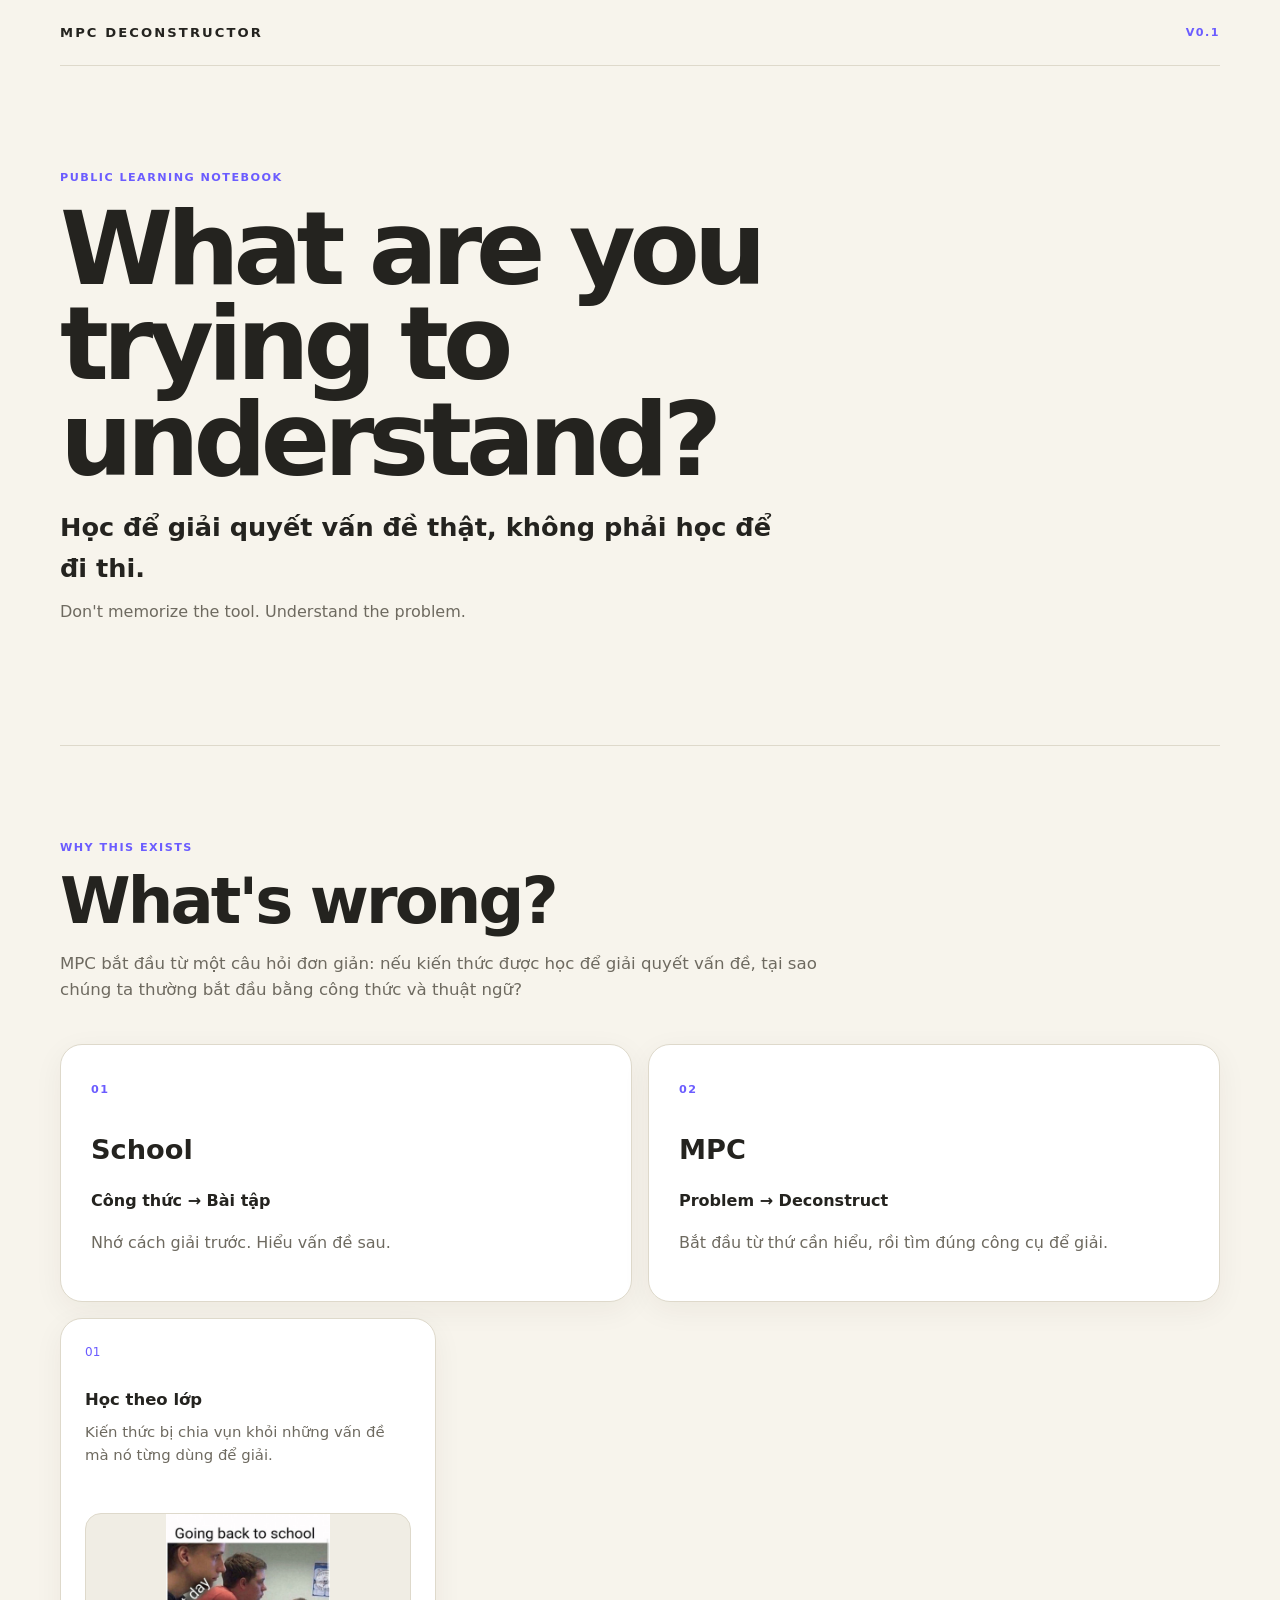
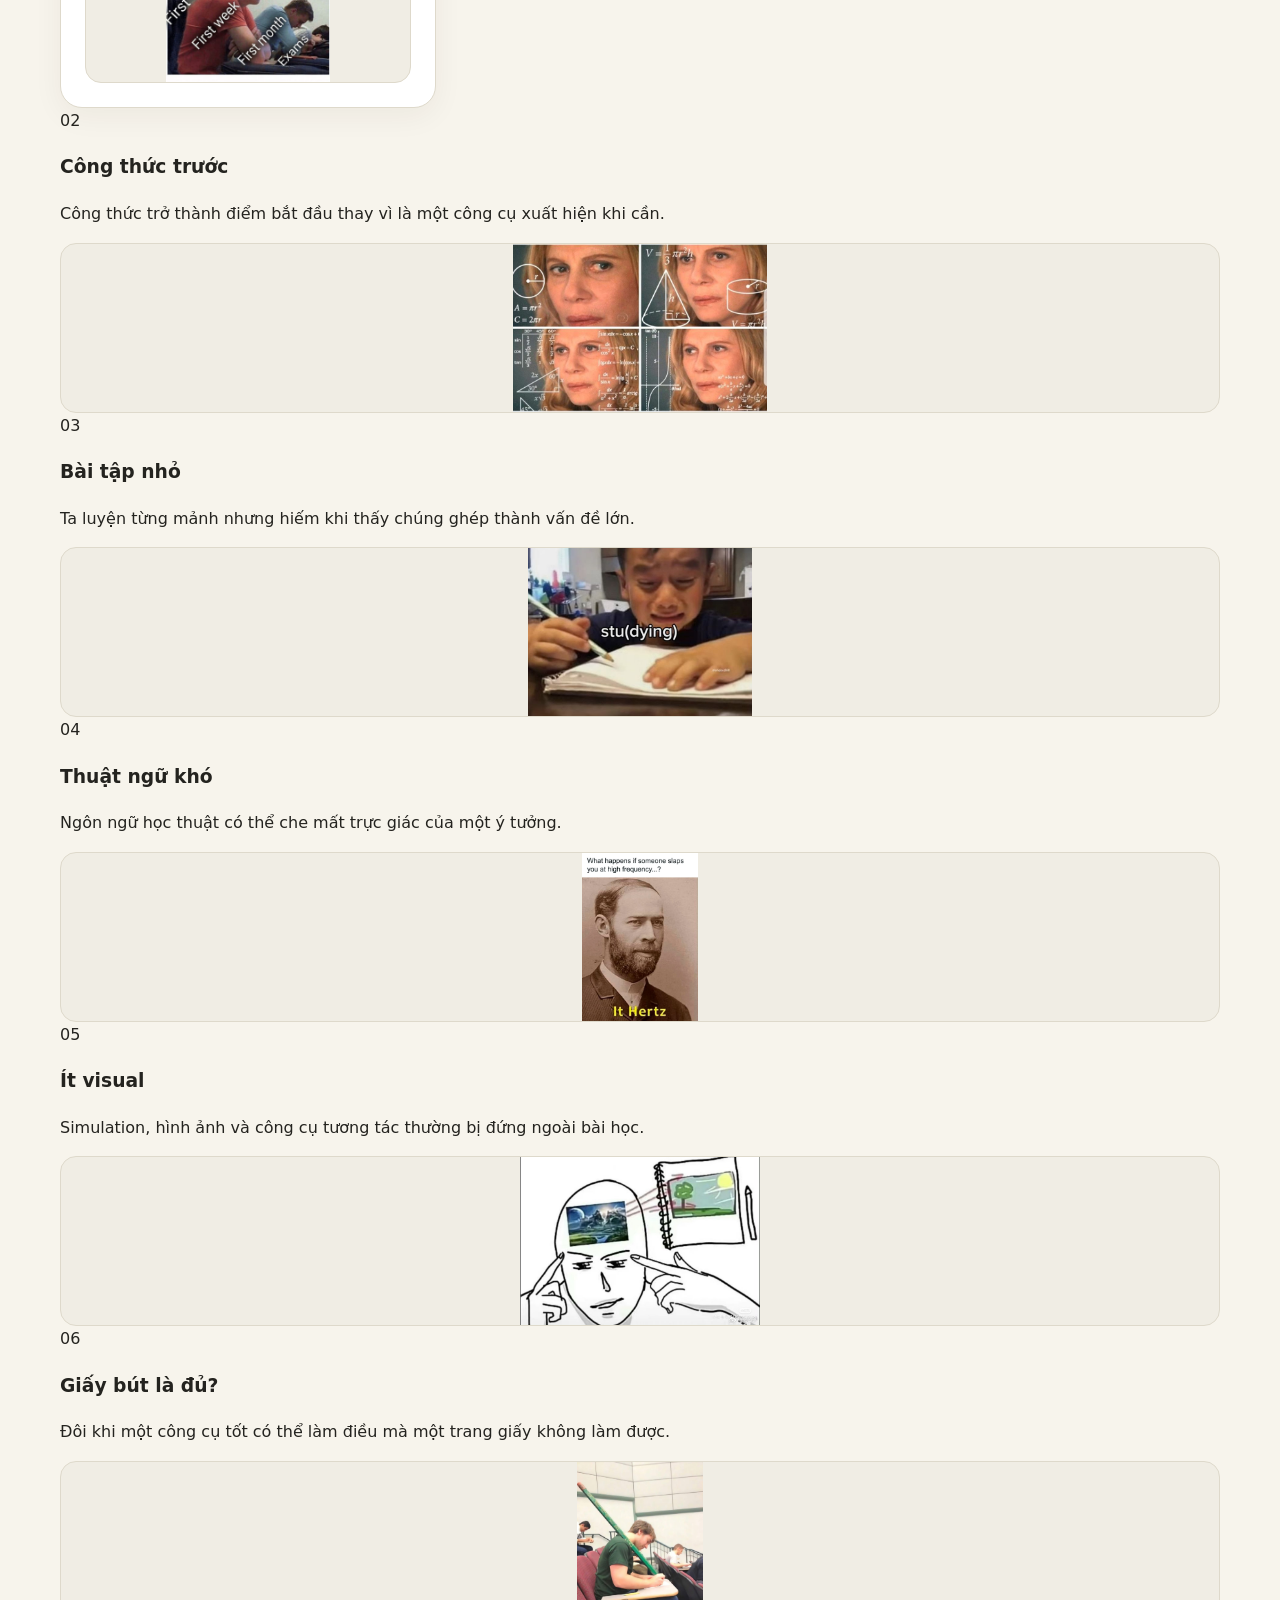
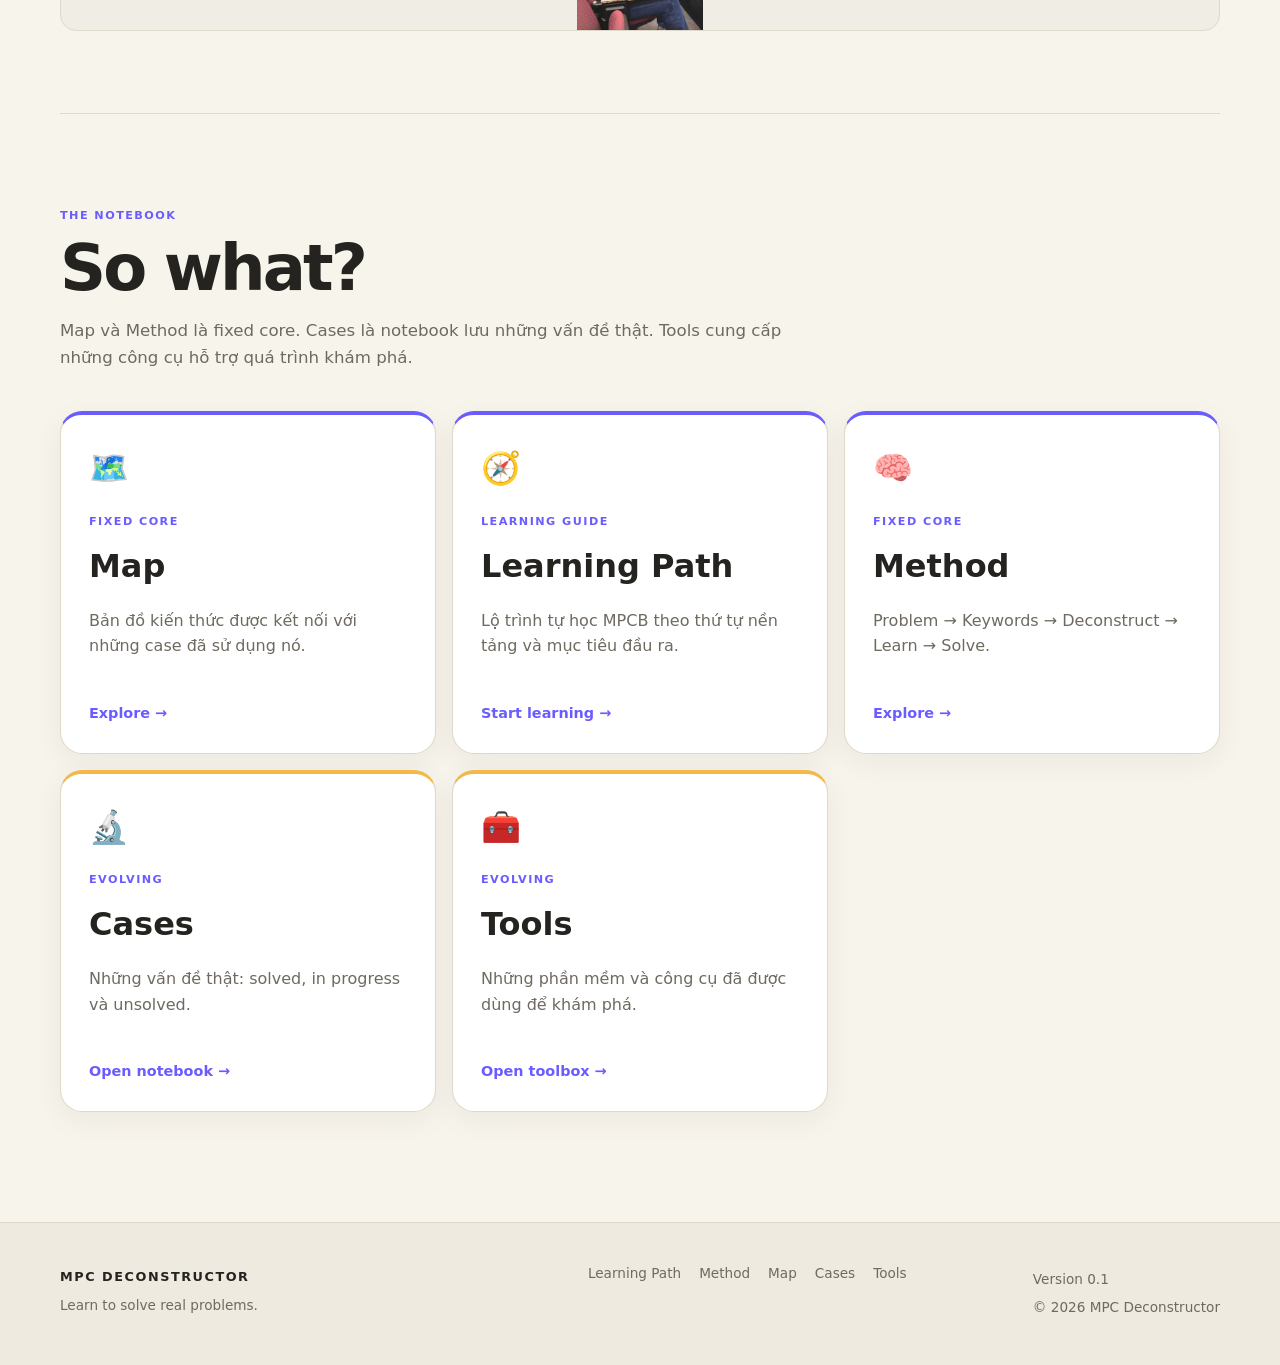
<file: index.html>
<!doctype html><html lang="vi"><head><meta charset="utf-8"><meta name="viewport" content="width=device-width,initial-scale=1"><meta name="description" content="MPC Deconstructor: học để giải quyết vấn đề thật, không phải học để đi thi."><meta name="referrer" content="strict-origin-when-cross-origin"><meta http-equiv="Content-Security-Policy" content="default-src 'self';style-src 'self';script-src 'self';img-src 'self' data:;base-uri 'self';form-action 'self';frame-ancestors 'none';"><title>MPC Deconstructor</title><link rel="stylesheet" href="styles.css"></head><body>
<header class="site-header"><a class="brand" href="index.html">MPC DECONSTRUCTOR</a><span class="version">v0.1</span></header>
<main>
<section class="hero container"><p class="eyebrow">PUBLIC LEARNING NOTEBOOK</p><h1>What are you trying to understand?</h1><p class="hero-lead">Học để giải quyết vấn đề thật, không phải học để đi thi.</p><p class="hero-note">Don't memorize the tool. Understand the problem.</p></section>
<section class="why container" aria-labelledby="why-title"><div class="section-heading"><p class="eyebrow">WHY THIS EXISTS</p><h2 id="why-title">What's wrong?</h2><p>MPC bắt đầu từ một câu hỏi đơn giản: nếu kiến thức được học để giải quyết vấn đề, tại sao chúng ta thường bắt đầu bằng công thức và thuật ngữ?</p></div>
<div class="comparison-grid"><article class="problem-card"><span class="card-index">01</span><h3>School</h3><p class="formula">Công thức → Bài tập</p><p>Nhớ cách giải trước. Hiểu vấn đề sau.</p></article><article class="problem-card"><span class="card-index">02</span><h3>MPC</h3><p class="formula">Problem → Deconstruct</p><p>Bắt đầu từ thứ cần hiểu, rồi tìm đúng công cụ để giải.</p></article></div>
<div class="critique-grid">
<article><span>01</span><h3>Học theo lớp</h3><p>Kiến thức bị chia vụn khỏi những vấn đề mà nó từng dùng để giải.</p><div class="critique-media"><img class="critique-image" src="assets/hoc_theo_lop.jpg" alt="Meme về học theo lớp"></div></div></article>
<article><span>02</span><h3>Công thức trước</h3><p>Công thức trở thành điểm bắt đầu thay vì là một công cụ xuất hiện khi cần.</p><div class="critique-media"><img class="critique-image" src="assets/memorizing_formula_meme.jpg" alt="Meme về ghi nhớ công thức"></div></div></article>
<article><span>03</span><h3>Bài tập nhỏ</h3><p>Ta luyện từng mảnh nhưng hiếm khi thấy chúng ghép thành vấn đề lớn.</p><div class="critique-media"><img class="critique-image" src="assets/homework_meme.jpg" alt="Meme về bài tập nhỏ"></div></div></article>
<article><span>04</span><h3>Thuật ngữ khó</h3><p>Ngôn ngữ học thuật có thể che mất trực giác của một ý tưởng.</p><div class="critique-media"><img class="critique-image" src="assets/terms_meme.jpg" alt="Meme về thuật ngữ khó"></div></div></article>
<article><span>05</span><h3>Ít visual</h3><p>Simulation, hình ảnh và công cụ tương tác thường bị đứng ngoài bài học.</p><div class="critique-media"><img class="critique-image" src="assets/visual_meme.jpg" alt="Meme về visual trong học tập"></div></div></article>
<article><span>06</span><h3>Giấy bút là đủ?</h3><p>Đôi khi một công cụ tốt có thể làm điều mà một trang giấy không làm được.</p><div class="critique-media"><img class="critique-image" src="assets/only_pen_meme.jpg" alt="Meme về việc chỉ dùng giấy bút"></div></article>
</div>
</section>
<section class="core container" aria-labelledby="core-title"><div class="section-heading"><p class="eyebrow">THE NOTEBOOK</p><h2 id="core-title">So what?</h2><p>Map và Method là fixed core. Cases là notebook lưu những vấn đề thật. Tools cung cấp những công cụ hỗ trợ quá trình khám phá.</p></div>
<div class="box-grid"><a class="feature-box fixed" href="map.html"><span class="icon">🗺️</span><span class="box-type">FIXED CORE</span><h3>Map</h3><p>Bản đồ kiến thức được kết nối với những case đã sử dụng nó.</p><span class="arrow">Explore →</span></a>
<a class="feature-box fixed" href="roadmap.html"><span class="icon">🧭</span><span class="box-type">LEARNING GUIDE</span><h3>Learning Path</h3><p>Lộ trình tự học MPCB theo thứ tự nền tảng và mục tiêu đầu ra.</p><span class="arrow">Start learning →</span></a>
<a class="feature-box fixed" href="method.html"><span class="icon">🧠</span><span class="box-type">FIXED CORE</span><h3>Method</h3><p>Problem → Keywords → Deconstruct → Learn → Solve.</p><span class="arrow">Explore →</span></a>
<a class="feature-box evolving" href="cases.html"><span class="icon">🔬</span><span class="box-type">EVOLVING</span><h3>Cases</h3><p>Những vấn đề thật: solved, in progress và unsolved.</p><span class="arrow">Open notebook →</span></a>
<a class="feature-box evolving" href="tools.html"><span class="icon">🧰</span><span class="box-type">EVOLVING</span><h3>Tools</h3><p>Những phần mềm và công cụ đã được dùng để khám phá.</p><span class="arrow">Open toolbox →</span></a></div></section></main>
<footer class="site-footer"><div class="container footer-inner"><div><strong>MPC DECONSTRUCTOR</strong><p>Learn to solve real problems.</p></div><div class="footer-links"><a href="roadmap.html">Learning Path</a><a href="method.html">Method</a><a href="map.html">Map</a><a href="cases.html">Cases</a><a href="tools.html">Tools</a></div><div class="footer-meta"><p>Version 0.1</p><p>© 2026 MPC Deconstructor</p></div></div></footer></body></html>
</file>
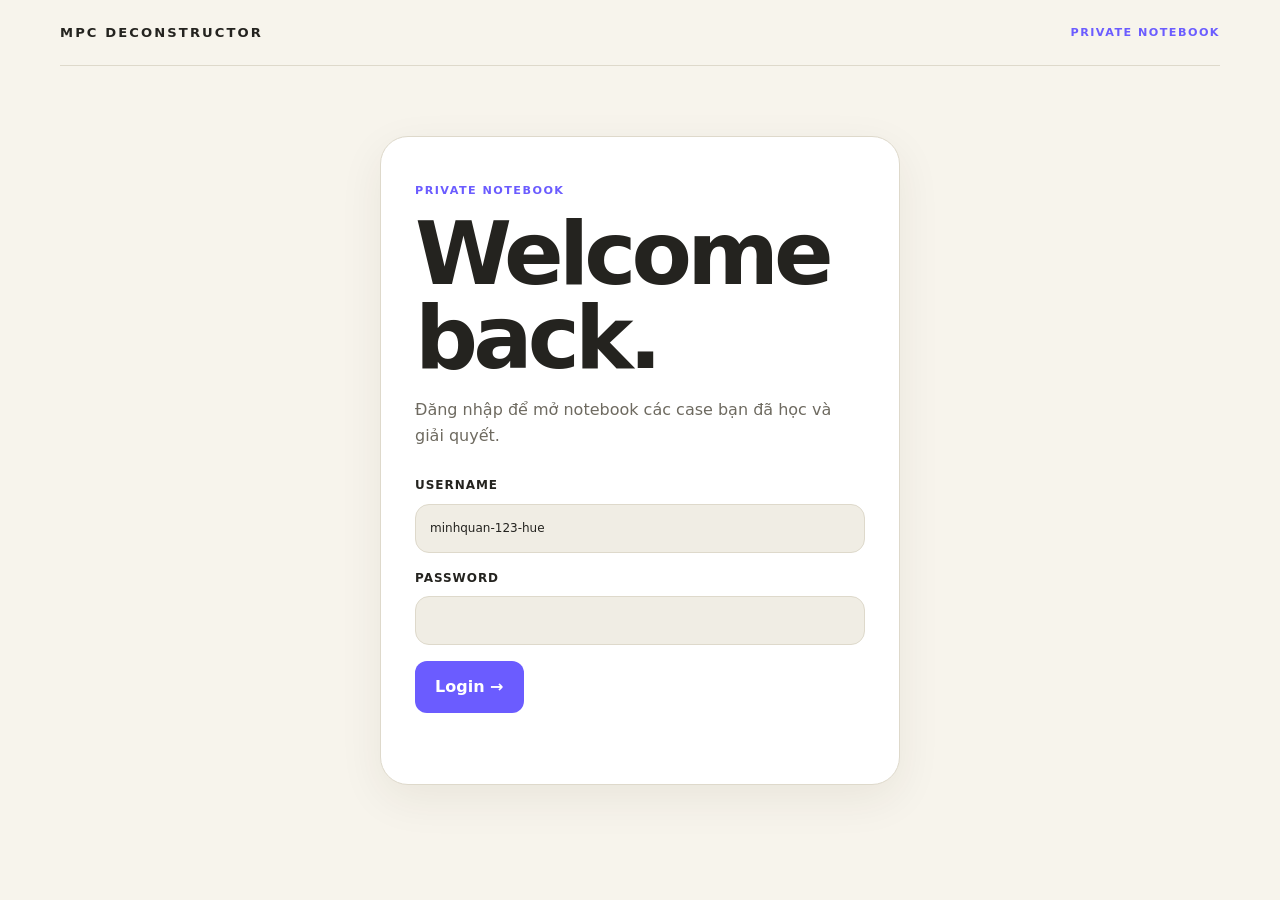
<file: cases.html>
<!doctype html>
<html lang="vi">
<head>
<meta charset="utf-8">
<meta name="viewport" content="width=device-width,initial-scale=1">
<meta name="referrer" content="strict-origin-when-cross-origin">
<meta http-equiv="Content-Security-Policy" content="default-src 'self';style-src 'self';script-src 'self';connect-src 'self' https://dctqsupasambvnyiyccn.supabase.co;img-src 'self' data: blob: https:;base-uri 'self';form-action 'self';frame-ancestors 'none';">
<title>Cases · MPC Deconstructor</title>
<link rel="stylesheet" href="styles.css">
</head>
<body>
<header class="site-header"><a class="brand" href="index.html">MPC DECONSTRUCTOR</a><span class="version">PRIVATE NOTEBOOK</span></header>
<main class="container page">
<div class="section-heading">
<p class="eyebrow">MY NOTEBOOK · <span id="owner-name">OWNER</span></p>
<h1>What did you actually solve?</h1>
<p>Những case bạn đã học và giải quyết. Dữ liệu được lưu trong Supabase nên khi quay lại, notebook vẫn còn đó.</p>
</div>
<p class="db-error" aria-live="polite"></p>
<div class="case-toolbar"><span>Private owner account</span><button id="logout-button" class="delete-button" type="button">Log out</button></div>
<form id="case-form" class="editor-form">
<label>BOX 1 · PROBLEM<textarea id="case-problem" rows="5" placeholder="Vấn đề thật bạn muốn giải quyết..."></textarea></label>
<label>BOX 2 · KEYWORDS + UNITS / NUMBERS<textarea id="case-keywords" rows="5" placeholder="Từ khóa, đơn vị, con số quan trọng..."></textarea></label>
<label>BOX 3 · DECONSTRUCT → SMALL PROBLEMS<textarea id="case-deconstruct" rows="9" placeholder="Tách vấn đề lớn thành những vấn đề nhỏ hơn, rồi ghi các small problems ở đây..."></textarea></label>
<label>ADD IMAGE<input id="case-image" type="file" accept="image/*"><span class="input-note">Ảnh được lưu trong Supabase Storage.</span></label>
<img id="case-preview" class="upload-preview" alt="Xem trước ảnh" hidden>
<button class="primary-button" type="submit">+ Save case</button>
</form>
<section class="saved-section"><div class="section-heading small"><p class="eyebrow">MY CASES</p><h2>Notebook</h2></div><div id="case-list" class="saved-grid"></div></section>
<a class="back" href="index.html">← Back to home</a>
</main>
<script src="app.js"></script>
</body>
</html>
</file>
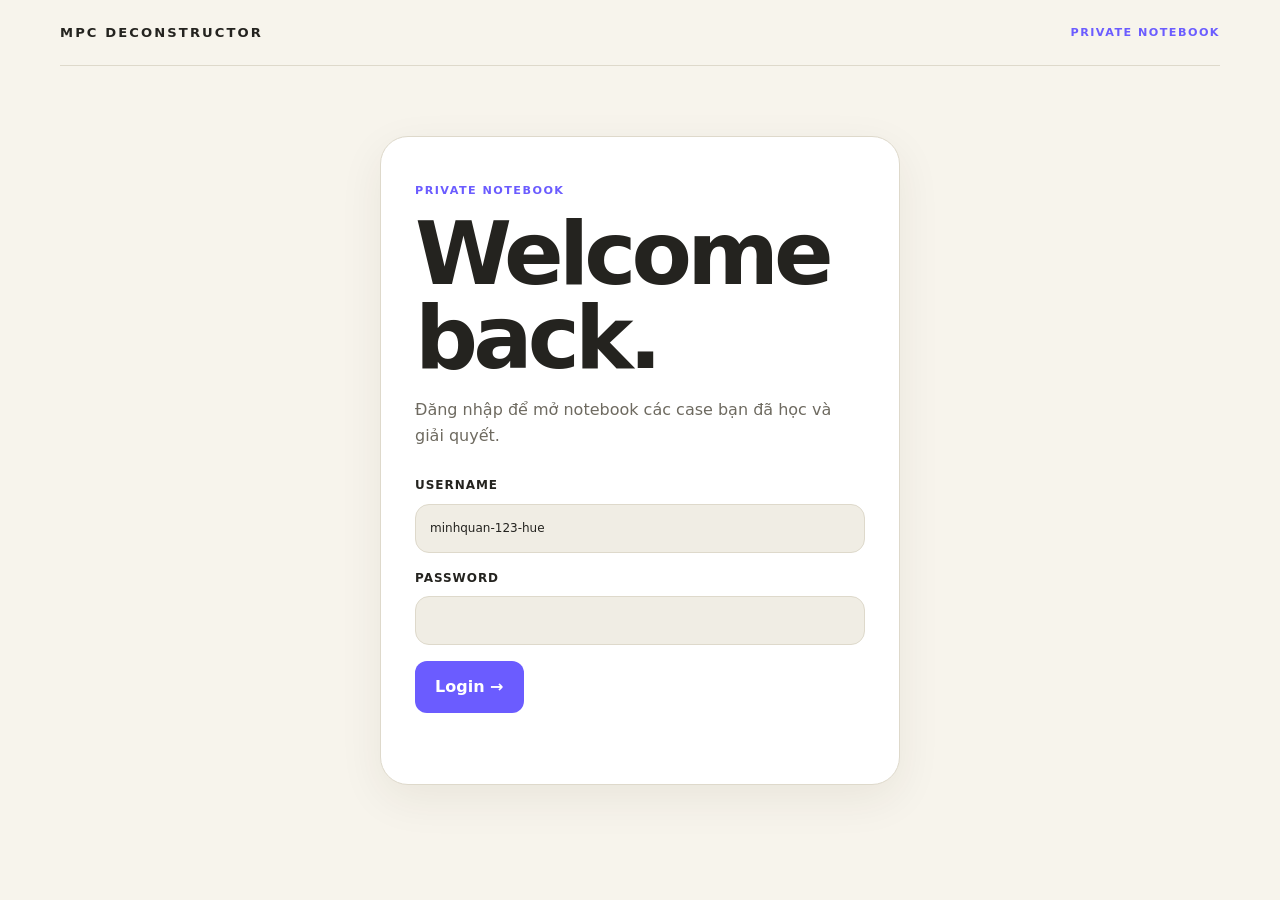
<file: login.html>
<!doctype html>
<html lang="vi">
<head>
<meta charset="utf-8">
<meta name="viewport" content="width=device-width,initial-scale=1">
<meta name="referrer" content="strict-origin-when-cross-origin">
<meta http-equiv="Content-Security-Policy" content="default-src 'self';style-src 'self';script-src 'self';connect-src 'self' https://dctqsupasambvnyiyccn.supabase.co;img-src 'self' data: blob: https:;base-uri 'self';form-action 'self';frame-ancestors 'none';">
<title>Login · MPC Deconstructor</title>
<link rel="stylesheet" href="styles.css">
</head>
<body>
<header class="site-header"><a class="brand" href="index.html">MPC DECONSTRUCTOR</a><span class="version">PRIVATE NOTEBOOK</span></header>
<main class="container login-page">
<section class="login-card">
<p class="eyebrow">PRIVATE NOTEBOOK</p>
<h1>Welcome back.</h1>
<p class="login-note">Đăng nhập để mở notebook các case bạn đã học và giải quyết.</p>
<form id="login-form" class="login-form">
<label>USERNAME<input type="text" value="minhquan-123-hue" readonly></label>
<label>PASSWORD<input id="login-password" type="password" autocomplete="current-password" required></label>
<button class="primary-button" type="submit">Login →</button>
<p id="login-error" class="login-error" aria-live="polite"></p>
</form>
</section>
</main>
<script src="app.js"></script>
</body>
</html>
</file>
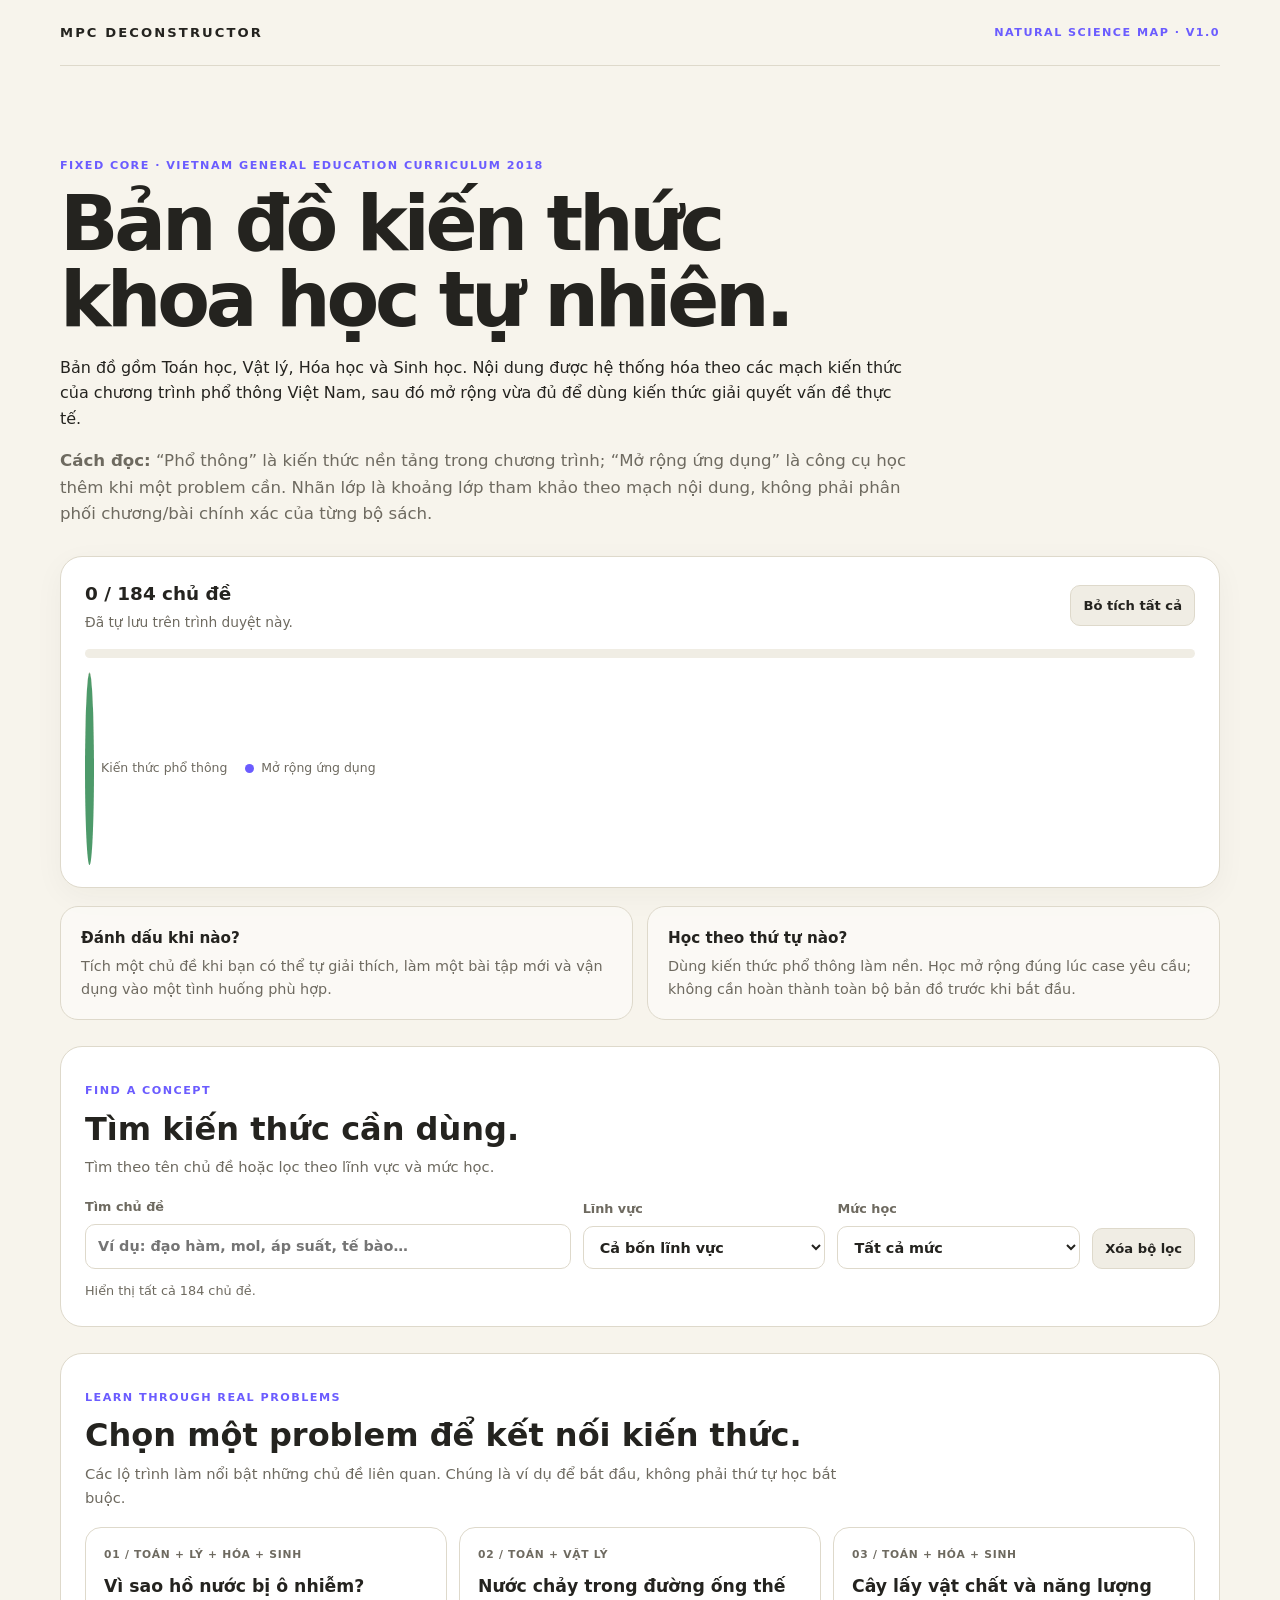
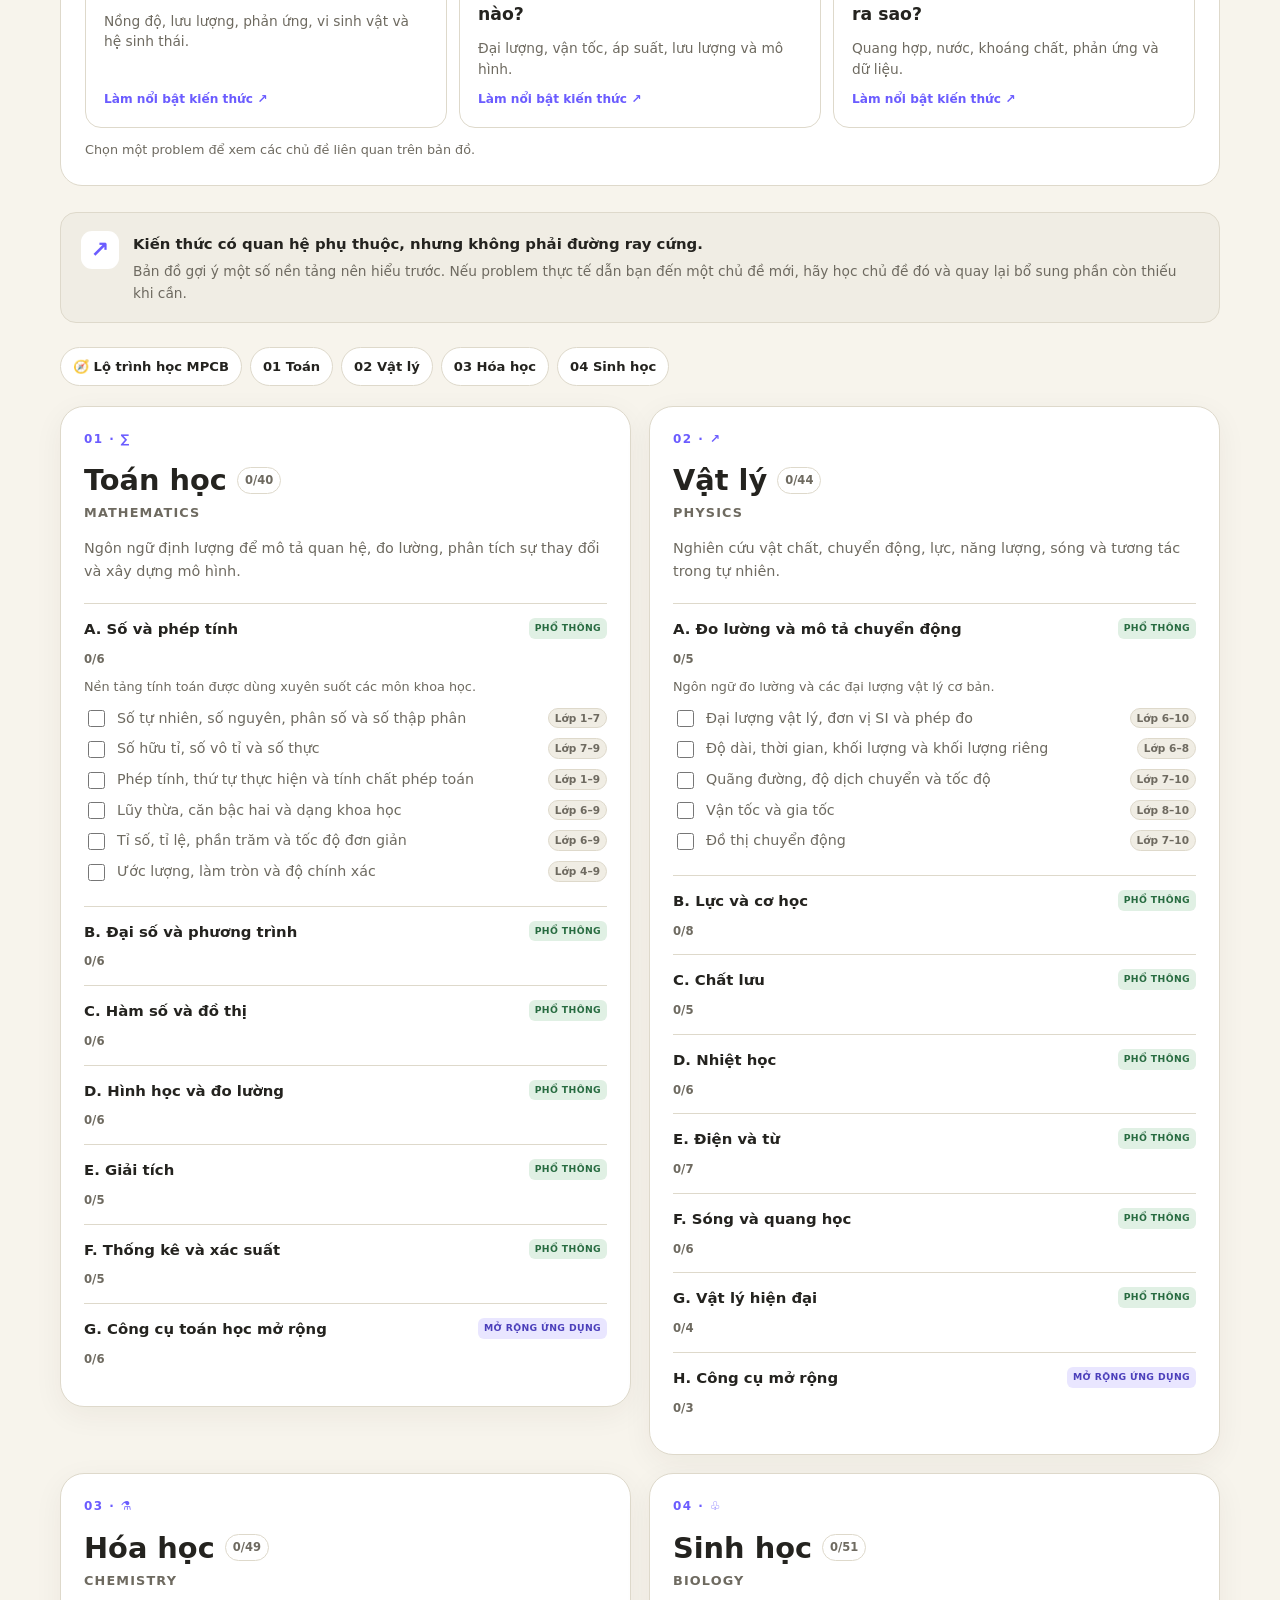
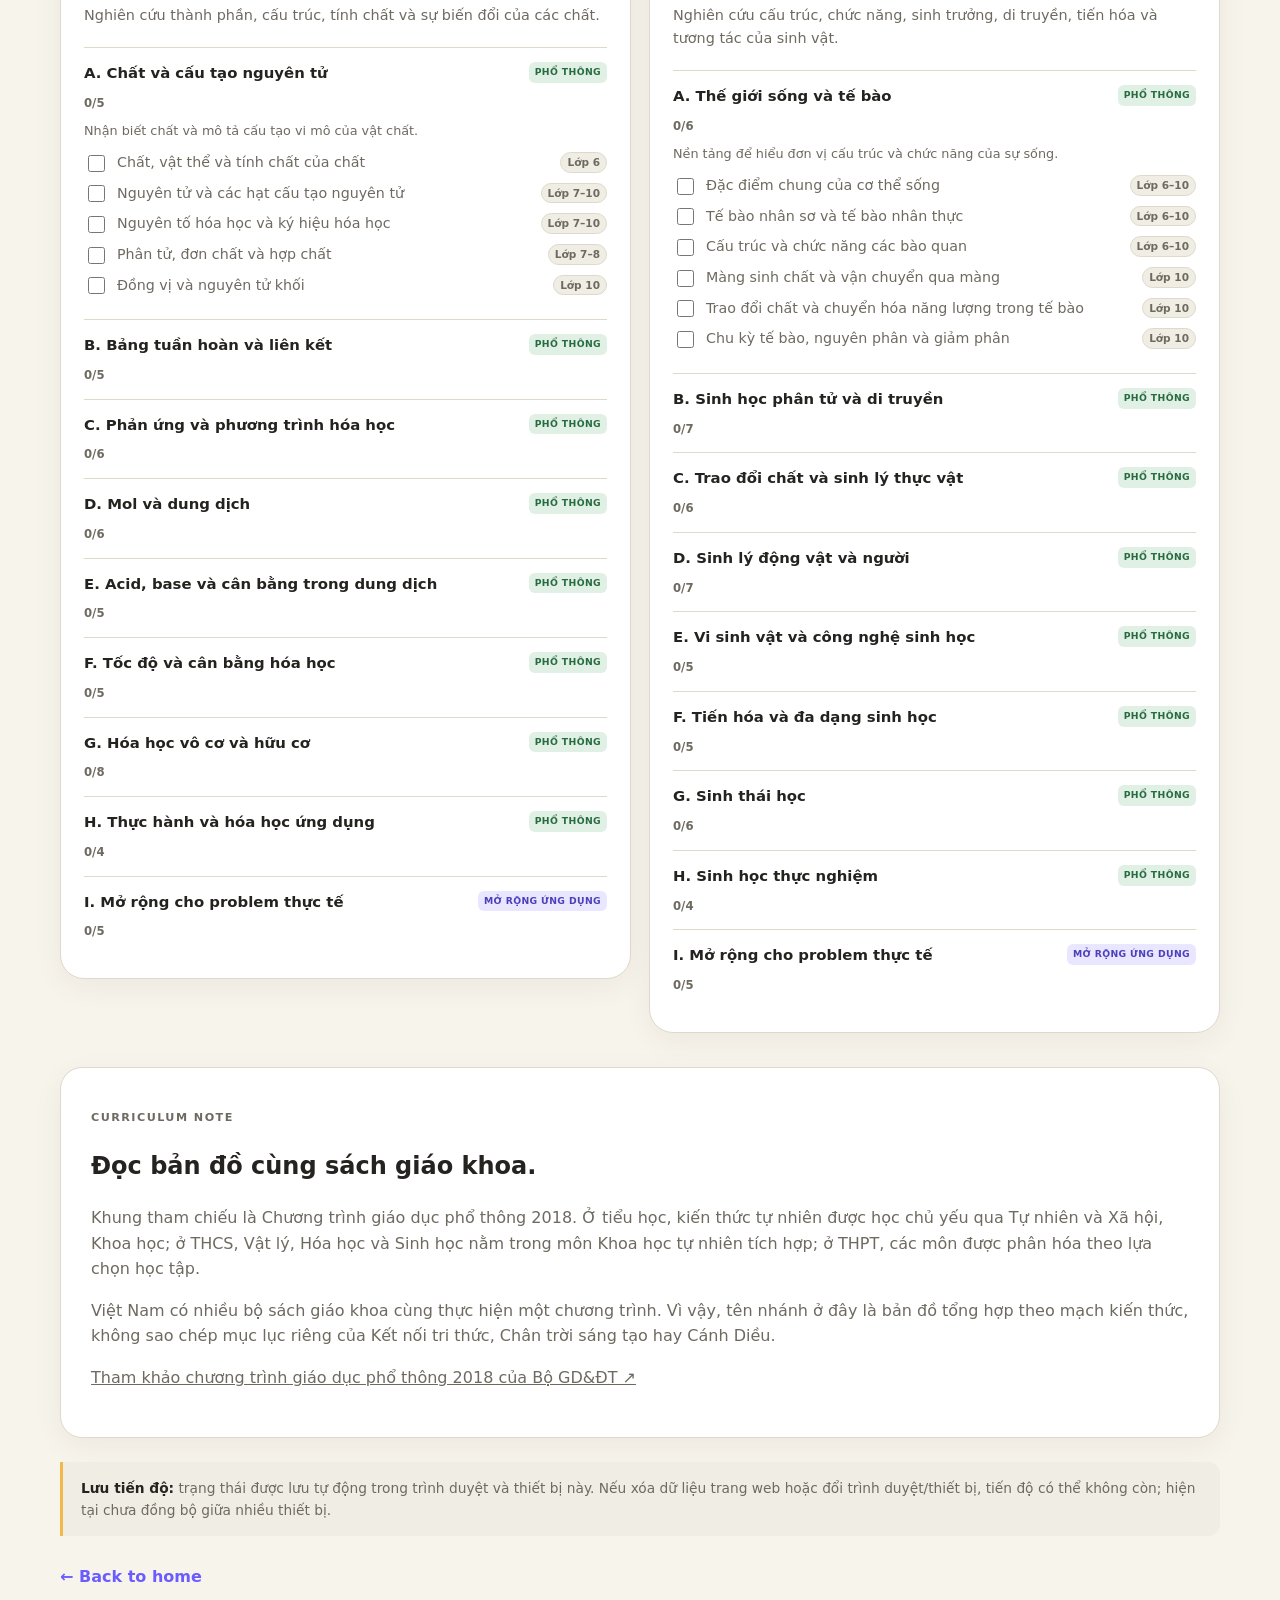
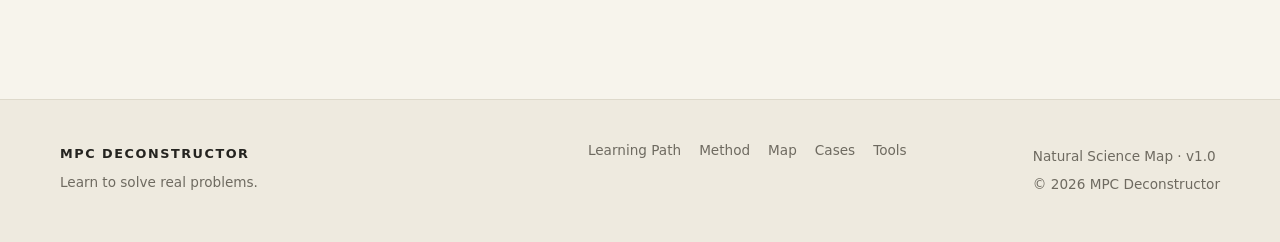
<file: map.html>
<!doctype html>
<html lang="vi">
<head>
<meta charset="utf-8">
<meta name="viewport" content="width=device-width,initial-scale=1">
<meta name="referrer" content="strict-origin-when-cross-origin">
<meta http-equiv="Content-Security-Policy" content="default-src 'self';style-src 'self';script-src 'self';img-src 'self' data:;base-uri 'self';form-action 'self';frame-ancestors 'none';">
<title>Natural Science Knowledge Map · MPC Deconstructor</title>
<link rel="stylesheet" href="styles.css">
<link rel="stylesheet" href="map.css">
<script src="map.js" defer></script>
</head>
<body>
<header class="site-header"><a class="brand" href="index.html">MPC DECONSTRUCTOR</a><span class="version">NATURAL SCIENCE MAP · v1.0</span></header>
<main class="container page map-page">
  <div class="section-heading">
    <p class="eyebrow">FIXED CORE · VIETNAM GENERAL EDUCATION CURRICULUM 2018</p>
    <h1>Bản đồ kiến thức khoa học tự nhiên.</h1>
    <p>Bản đồ gồm Toán học, Vật lý, Hóa học và Sinh học. Nội dung được hệ thống hóa theo các mạch kiến thức của chương trình phổ thông Việt Nam, sau đó mở rộng vừa đủ để dùng kiến thức giải quyết vấn đề thực tế.</p>
    <p><strong>Cách đọc:</strong> “Phổ thông” là kiến thức nền tảng trong chương trình; “Mở rộng ứng dụng” là công cụ học thêm khi một problem cần. Nhãn lớp là khoảng lớp tham khảo theo mạch nội dung, không phải phân phối chương/bài chính xác của từng bộ sách.</p>
  </div>
  <section class="map-dashboard" aria-label="Tiến độ học tập">
    <div class="progress-copy"><div><strong id="map-progress-count">0 / 0 chủ đề</strong><span id="map-progress-caption">Tiến độ được lưu trên trình duyệt này.</span></div><button id="reset-progress" class="reset-button" type="button">Bỏ tích tất cả</button></div>
    <div class="progress-track" role="progressbar" aria-label="Tiến độ học tập" aria-valuemin="0" aria-valuemax="100" aria-valuenow="0"><span id="map-progress-bar"></span></div>
    <div class="map-legend"><span><i class="legend-dot core"></i>Kiến thức phổ thông</span><span><i class="legend-dot engineering"></i>Mở rộng ứng dụng</span></div>
  </section>
  <section class="map-guidance">
    <div><strong>Đánh dấu khi nào?</strong><p>Tích một chủ đề khi bạn có thể tự giải thích, làm một bài tập mới và vận dụng vào một tình huống phù hợp.</p></div>
    <div><strong>Học theo thứ tự nào?</strong><p>Dùng kiến thức phổ thông làm nền. Học mở rộng đúng lúc case yêu cầu; không cần hoàn thành toàn bộ bản đồ trước khi bắt đầu.</p></div>
  </section>
  <section class="map-tools" aria-label="Tìm kiếm và điều hướng bản đồ">
    <div class="map-tools-heading"><p class="eyebrow">FIND A CONCEPT</p><h2>Tìm kiến thức cần dùng.</h2><p>Tìm theo tên chủ đề hoặc lọc theo lĩnh vực và mức học.</p></div>
    <div class="map-filters">
      <label class="map-search-label" for="topic-search">Tìm chủ đề<input id="topic-search" type="search" placeholder="Ví dụ: đạo hàm, mol, áp suất, tế bào…" autocomplete="off"></label>
      <label for="subject-filter">Lĩnh vực<select id="subject-filter"><option value="all">Cả bốn lĩnh vực</option><option value="math">Toán học</option><option value="physics">Vật lý</option><option value="chemistry">Hóa học</option><option value="biology">Sinh học</option></select></label>
      <label for="level-filter">Mức học<select id="level-filter"><option value="all">Tất cả mức</option><option value="core">Kiến thức phổ thông</option><option value="engineering">Mở rộng ứng dụng</option></select></label>
      <button id="clear-map-filters" class="reset-button" type="button">Xóa bộ lọc</button>
    </div>
    <p id="filter-result-count" class="filter-result-count" aria-live="polite">Hiển thị tất cả chủ đề.</p>
  </section>
  <section class="learning-paths" aria-label="Lộ trình học liên ngành">
    <div class="map-tools-heading"><p class="eyebrow">LEARN THROUGH REAL PROBLEMS</p><h2>Chọn một problem để kết nối kiến thức.</h2><p>Các lộ trình làm nổi bật những chủ đề liên quan. Chúng là ví dụ để bắt đầu, không phải thứ tự học bắt buộc.</p></div>
    <div class="path-grid">
      <button class="path-card" type="button" data-learning-path="water" aria-pressed="false"><span class="path-number">01 / TOÁN + LÝ + HÓA + SINH</span><strong>Vì sao hồ nước bị ô nhiễm?</strong><span>Nồng độ, lưu lượng, phản ứng, vi sinh vật và hệ sinh thái.</span><span class="path-action">Làm nổi bật kiến thức ↗</span></button>
      <button class="path-card" type="button" data-learning-path="motion" aria-pressed="false"><span class="path-number">02 / TOÁN + VẬT LÝ</span><strong>Nước chảy trong đường ống thế nào?</strong><span>Đại lượng, vận tốc, áp suất, lưu lượng và mô hình.</span><span class="path-action">Làm nổi bật kiến thức ↗</span></button>
      <button class="path-card" type="button" data-learning-path="plant" aria-pressed="false"><span class="path-number">03 / TOÁN + HÓA + SINH</span><strong>Cây lấy vật chất và năng lượng ra sao?</strong><span>Quang hợp, nước, khoáng chất, phản ứng và dữ liệu.</span><span class="path-action">Làm nổi bật kiến thức ↗</span></button>
    </div>
    <p id="learning-path-status" class="path-status" aria-live="polite">Chọn một problem để xem các chủ đề liên quan trên bản đồ.</p>
  </section>
  <section class="dependency-guide" aria-label="Cách đọc quan hệ tiên quyết"><div class="dependency-icon" aria-hidden="true">↗</div><div><strong>Kiến thức có quan hệ phụ thuộc, nhưng không phải đường ray cứng.</strong><p>Bản đồ gợi ý một số nền tảng nên hiểu trước. Nếu problem thực tế dẫn bạn đến một chủ đề mới, hãy học chủ đề đó và quay lại bổ sung phần còn thiếu khi cần.</p></div></section>
  <nav class="map-jump" aria-label="Điều hướng bản đồ"><a href="roadmap.html">🧭 Lộ trình học MPCB</a><a href="#math">01 Toán</a><a href="#physics">02 Vật lý</a><a href="#chemistry">03 Hóa học</a><a href="#biology">04 Sinh học</a></nav>
  <section class="map-grid" aria-label="Các nhánh kiến thức"><article class="map-group subject-math" id="math"><div class="map-number">01 · ∑</div><h2>Toán học</h2><p class="subject-english">Mathematics</p><p class="subject-intro">Ngôn ngữ định lượng để mô tả quan hệ, đo lường, phân tích sự thay đổi và xây dựng mô hình.</p><details class="map-branch level-core" open><summary><span>A. Số và phép tính</span><span class="level-tag">PHỔ THÔNG</span></summary><p class="branch-desc">Nền tảng tính toán được dùng xuyên suốt các môn khoa học.</p><ul><li class="map-item"><label><input type="checkbox" data-map-item="Số tự nhiên, số nguyên, phân số và số thập phân" data-subject="math" data-level="core" data-grade="Lớp 1–7"><span>Số tự nhiên, số nguyên, phân số và số thập phân</span><small class="grade-tag">Lớp 1–7</small></label></li>
<li class="map-item"><label><input type="checkbox" data-map-item="Số hữu tỉ, số vô tỉ và số thực" data-subject="math" data-level="core" data-grade="Lớp 7–9"><span>Số hữu tỉ, số vô tỉ và số thực</span><small class="grade-tag">Lớp 7–9</small></label></li>
<li class="map-item"><label><input type="checkbox" data-map-item="Phép tính, thứ tự thực hiện và tính chất phép toán" data-subject="math" data-level="core" data-grade="Lớp 1–9"><span>Phép tính, thứ tự thực hiện và tính chất phép toán</span><small class="grade-tag">Lớp 1–9</small></label></li>
<li class="map-item"><label><input type="checkbox" data-map-item="Lũy thừa, căn bậc hai và dạng khoa học" data-subject="math" data-level="core" data-grade="Lớp 6–9"><span>Lũy thừa, căn bậc hai và dạng khoa học</span><small class="grade-tag">Lớp 6–9</small></label></li>
<li class="map-item"><label><input type="checkbox" data-map-item="Tỉ số, tỉ lệ, phần trăm và tốc độ đơn giản" data-subject="math" data-level="core" data-grade="Lớp 6–9"><span>Tỉ số, tỉ lệ, phần trăm và tốc độ đơn giản</span><small class="grade-tag">Lớp 6–9</small></label></li>
<li class="map-item"><label><input type="checkbox" data-map-item="Ước lượng, làm tròn và độ chính xác" data-subject="math" data-level="core" data-grade="Lớp 4–9"><span>Ước lượng, làm tròn và độ chính xác</span><small class="grade-tag">Lớp 4–9</small></label></li></ul></details>
<details class="map-branch level-core" ><summary><span>B. Đại số và phương trình</span><span class="level-tag">PHỔ THÔNG</span></summary><p class="branch-desc">Biểu diễn quan hệ giữa các đại lượng và tìm giá trị chưa biết.</p><ul><li class="map-item"><label><input type="checkbox" data-map-item="Biểu thức đại số, biến và hằng số" data-subject="math" data-level="core" data-grade="Lớp 7–9"><span>Biểu thức đại số, biến và hằng số</span><small class="grade-tag">Lớp 7–9</small></label></li>
<li class="map-item"><label><input type="checkbox" data-map-item="Đơn thức, đa thức và phân thức" data-subject="math" data-level="core" data-grade="Lớp 7–9"><span>Đơn thức, đa thức và phân thức</span><small class="grade-tag">Lớp 7–9</small></label></li>
<li class="map-item"><label><input type="checkbox" data-map-item="Phương trình và bất phương trình" data-subject="math" data-level="core" data-grade="Lớp 8–10"><span>Phương trình và bất phương trình</span><small class="grade-tag">Lớp 8–10</small></label></li>
<li class="map-item"><label><input type="checkbox" data-map-item="Hệ phương trình" data-subject="math" data-level="core" data-grade="Lớp 9–10"><span>Hệ phương trình</span><small class="grade-tag">Lớp 9–10</small></label></li>
<li class="map-item"><label><input type="checkbox" data-map-item="Biến đổi công thức và giải ẩn" data-subject="math" data-level="core" data-grade="Lớp 8–12"><span>Biến đổi công thức và giải ẩn</span><small class="grade-tag">Lớp 8–12</small></label></li>
<li class="map-item"><label><input type="checkbox" data-map-item="Dãy số, cấp số cộng và cấp số nhân" data-subject="math" data-level="core" data-grade="Lớp 10–11"><span>Dãy số, cấp số cộng và cấp số nhân</span><small class="grade-tag">Lớp 10–11</small></label></li></ul></details>
<details class="map-branch level-core" ><summary><span>C. Hàm số và đồ thị</span><span class="level-tag">PHỔ THÔNG</span></summary><p class="branch-desc">Mô tả cách một đại lượng phụ thuộc vào đại lượng khác.</p><ul><li class="map-item"><label><input type="checkbox" data-map-item="Khái niệm hàm số, tập xác định và tập giá trị" data-subject="math" data-level="core" data-grade="Lớp 7–10"><span>Khái niệm hàm số, tập xác định và tập giá trị</span><small class="grade-tag">Lớp 7–10</small></label></li>
<li class="map-item"><label><input type="checkbox" data-map-item="Bảng giá trị và đồ thị hàm số" data-subject="math" data-level="core" data-grade="Lớp 7–10"><span>Bảng giá trị và đồ thị hàm số</span><small class="grade-tag">Lớp 7–10</small></label></li>
<li class="map-item"><label><input type="checkbox" data-map-item="Hàm số bậc nhất và bậc hai" data-subject="math" data-level="core" data-grade="Lớp 9–10"><span>Hàm số bậc nhất và bậc hai</span><small class="grade-tag">Lớp 9–10</small></label></li>
<li class="map-item"><label><input type="checkbox" data-map-item="Hàm số mũ và hàm số logarit" data-subject="math" data-level="core" data-grade="Lớp 11"><span>Hàm số mũ và hàm số logarit</span><small class="grade-tag">Lớp 11</small></label></li>
<li class="map-item"><label><input type="checkbox" data-map-item="Đọc đồ thị, độ dốc và xu hướng" data-subject="math" data-level="core" data-grade="Lớp 7–12"><span>Đọc đồ thị, độ dốc và xu hướng</span><small class="grade-tag">Lớp 7–12</small></label></li>
<li class="map-item"><label><input type="checkbox" data-map-item="Lượng giác và các hàm lượng giác" data-subject="math" data-level="core" data-grade="Lớp 9–11"><span>Lượng giác và các hàm lượng giác</span><small class="grade-tag">Lớp 9–11</small></label></li></ul></details>
<details class="map-branch level-core" ><summary><span>D. Hình học và đo lường</span><span class="level-tag">PHỔ THÔNG</span></summary><p class="branch-desc">Đo kích thước, mô tả hình dạng và không gian.</p><ul><li class="map-item"><label><input type="checkbox" data-map-item="Độ dài, diện tích, thể tích và đơn vị đo" data-subject="math" data-level="core" data-grade="Lớp 1–9"><span>Độ dài, diện tích, thể tích và đơn vị đo</span><small class="grade-tag">Lớp 1–9</small></label></li>
<li class="map-item"><label><input type="checkbox" data-map-item="Góc, tam giác, tứ giác và đường tròn" data-subject="math" data-level="core" data-grade="Lớp 1–9"><span>Góc, tam giác, tứ giác và đường tròn</span><small class="grade-tag">Lớp 1–9</small></label></li>
<li class="map-item"><label><input type="checkbox" data-map-item="Đồng dạng, bằng nhau và định lý Pythagoras" data-subject="math" data-level="core" data-grade="Lớp 7–9"><span>Đồng dạng, bằng nhau và định lý Pythagoras</span><small class="grade-tag">Lớp 7–9</small></label></li>
<li class="map-item"><label><input type="checkbox" data-map-item="Hình học không gian và thể tích khối" data-subject="math" data-level="core" data-grade="Lớp 5–12"><span>Hình học không gian và thể tích khối</span><small class="grade-tag">Lớp 5–12</small></label></li>
<li class="map-item"><label><input type="checkbox" data-map-item="Tọa độ và hình học giải tích" data-subject="math" data-level="core" data-grade="Lớp 9–12"><span>Tọa độ và hình học giải tích</span><small class="grade-tag">Lớp 9–12</small></label></li>
<li class="map-item"><label><input type="checkbox" data-map-item="Vector và tích vô hướng" data-subject="math" data-level="core" data-grade="Lớp 10–12"><span>Vector và tích vô hướng</span><small class="grade-tag">Lớp 10–12</small></label></li></ul></details>
<details class="map-branch level-core" ><summary><span>E. Giải tích</span><span class="level-tag">PHỔ THÔNG</span></summary><p class="branch-desc">Nghiên cứu giới hạn, tốc độ thay đổi và sự tích lũy.</p><ul><li class="map-item"><label><input type="checkbox" data-map-item="Giới hạn và tính liên tục" data-subject="math" data-level="core" data-grade="Lớp 11–12"><span>Giới hạn và tính liên tục</span><small class="grade-tag">Lớp 11–12</small></label></li>
<li class="map-item"><label><input type="checkbox" data-map-item="Đạo hàm và tốc độ thay đổi" data-subject="math" data-level="core" data-grade="Lớp 11–12"><span>Đạo hàm và tốc độ thay đổi</span><small class="grade-tag">Lớp 11–12</small></label></li>
<li class="map-item"><label><input type="checkbox" data-map-item="Ứng dụng đạo hàm để khảo sát hàm số" data-subject="math" data-level="core" data-grade="Lớp 12"><span>Ứng dụng đạo hàm để khảo sát hàm số</span><small class="grade-tag">Lớp 12</small></label></li>
<li class="map-item"><label><input type="checkbox" data-map-item="Nguyên hàm và tích phân" data-subject="math" data-level="core" data-grade="Lớp 12"><span>Nguyên hàm và tích phân</span><small class="grade-tag">Lớp 12</small></label></li>
<li class="map-item"><label><input type="checkbox" data-map-item="Ứng dụng tích phân để tính diện tích và thể tích" data-subject="math" data-level="core" data-grade="Lớp 12"><span>Ứng dụng tích phân để tính diện tích và thể tích</span><small class="grade-tag">Lớp 12</small></label></li></ul></details>
<details class="map-branch level-core" ><summary><span>F. Thống kê và xác suất</span><span class="level-tag">PHỔ THÔNG</span></summary><p class="branch-desc">Thu thập, mô tả và suy luận từ dữ liệu.</p><ul><li class="map-item"><label><input type="checkbox" data-map-item="Thu thập, phân loại và biểu diễn dữ liệu" data-subject="math" data-level="core" data-grade="Lớp 2–9"><span>Thu thập, phân loại và biểu diễn dữ liệu</span><small class="grade-tag">Lớp 2–9</small></label></li>
<li class="map-item"><label><input type="checkbox" data-map-item="Số trung bình, trung vị và mốt" data-subject="math" data-level="core" data-grade="Lớp 7–9"><span>Số trung bình, trung vị và mốt</span><small class="grade-tag">Lớp 7–9</small></label></li>
<li class="map-item"><label><input type="checkbox" data-map-item="Khoảng biến thiên, phương sai và độ lệch chuẩn" data-subject="math" data-level="core" data-grade="Lớp 10–12"><span>Khoảng biến thiên, phương sai và độ lệch chuẩn</span><small class="grade-tag">Lớp 10–12</small></label></li>
<li class="map-item"><label><input type="checkbox" data-map-item="Quy tắc đếm, hoán vị và tổ hợp" data-subject="math" data-level="core" data-grade="Lớp 10–11"><span>Quy tắc đếm, hoán vị và tổ hợp</span><small class="grade-tag">Lớp 10–11</small></label></li>
<li class="map-item"><label><input type="checkbox" data-map-item="Xác suất của biến cố" data-subject="math" data-level="core" data-grade="Lớp 8–12"><span>Xác suất của biến cố</span><small class="grade-tag">Lớp 8–12</small></label></li></ul></details>
<details class="map-branch level-engineering" ><summary><span>G. Công cụ toán học mở rộng</span><span class="level-tag">MỞ RỘNG ỨNG DỤNG</span></summary><p class="branch-desc">Bổ sung khi problem cần mô hình hóa hoặc tính toán phức tạp hơn.</p><ul><li class="map-item"><label><input type="checkbox" data-map-item="Phân tích thứ nguyên và kiểm tra đơn vị" data-subject="math" data-level="engineering" data-grade="Mở rộng ứng dụng"><span>Phân tích thứ nguyên và kiểm tra đơn vị</span><small class="grade-tag">Mở rộng ứng dụng</small></label></li>
<li class="map-item"><label><input type="checkbox" data-map-item="Phương trình vi phân cơ bản" data-subject="math" data-level="engineering" data-grade="Mở rộng ứng dụng"><span>Phương trình vi phân cơ bản</span><small class="grade-tag">Mở rộng ứng dụng</small></label></li>
<li class="map-item"><label><input type="checkbox" data-map-item="Ma trận và đại số tuyến tính" data-subject="math" data-level="engineering" data-grade="Mở rộng ứng dụng"><span>Ma trận và đại số tuyến tính</span><small class="grade-tag">Mở rộng ứng dụng</small></label></li>
<li class="map-item"><label><input type="checkbox" data-map-item="Hồi quy và khớp dữ liệu" data-subject="math" data-level="engineering" data-grade="Mở rộng ứng dụng"><span>Hồi quy và khớp dữ liệu</span><small class="grade-tag">Mở rộng ứng dụng</small></label></li>
<li class="map-item"><label><input type="checkbox" data-map-item="Phương pháp số và mô phỏng" data-subject="math" data-level="engineering" data-grade="Mở rộng ứng dụng"><span>Phương pháp số và mô phỏng</span><small class="grade-tag">Mở rộng ứng dụng</small></label></li>
<li class="map-item"><label><input type="checkbox" data-map-item="Tối ưu hóa" data-subject="math" data-level="engineering" data-grade="Mở rộng ứng dụng"><span>Tối ưu hóa</span><small class="grade-tag">Mở rộng ứng dụng</small></label></li></ul></details></article>
<article class="map-group subject-physics" id="physics"><div class="map-number">02 · ↗</div><h2>Vật lý</h2><p class="subject-english">Physics</p><p class="subject-intro">Nghiên cứu vật chất, chuyển động, lực, năng lượng, sóng và tương tác trong tự nhiên.</p><details class="map-branch level-core" open><summary><span>A. Đo lường và mô tả chuyển động</span><span class="level-tag">PHỔ THÔNG</span></summary><p class="branch-desc">Ngôn ngữ đo lường và các đại lượng vật lý cơ bản.</p><ul><li class="map-item"><label><input type="checkbox" data-map-item="Đại lượng vật lý, đơn vị SI và phép đo" data-subject="physics" data-level="core" data-grade="Lớp 6–10"><span>Đại lượng vật lý, đơn vị SI và phép đo</span><small class="grade-tag">Lớp 6–10</small></label></li>
<li class="map-item"><label><input type="checkbox" data-map-item="Độ dài, thời gian, khối lượng và khối lượng riêng" data-subject="physics" data-level="core" data-grade="Lớp 6–8"><span>Độ dài, thời gian, khối lượng và khối lượng riêng</span><small class="grade-tag">Lớp 6–8</small></label></li>
<li class="map-item"><label><input type="checkbox" data-map-item="Quãng đường, độ dịch chuyển và tốc độ" data-subject="physics" data-level="core" data-grade="Lớp 7–10"><span>Quãng đường, độ dịch chuyển và tốc độ</span><small class="grade-tag">Lớp 7–10</small></label></li>
<li class="map-item"><label><input type="checkbox" data-map-item="Vận tốc và gia tốc" data-subject="physics" data-level="core" data-grade="Lớp 8–10"><span>Vận tốc và gia tốc</span><small class="grade-tag">Lớp 8–10</small></label></li>
<li class="map-item"><label><input type="checkbox" data-map-item="Đồ thị chuyển động" data-subject="physics" data-level="core" data-grade="Lớp 7–10"><span>Đồ thị chuyển động</span><small class="grade-tag">Lớp 7–10</small></label></li></ul></details>
<details class="map-branch level-core" ><summary><span>B. Lực và cơ học</span><span class="level-tag">PHỔ THÔNG</span></summary><p class="branch-desc">Giải thích chuyển động và trạng thái cân bằng của vật.</p><ul><li class="map-item"><label><input type="checkbox" data-map-item="Lực và biểu diễn lực" data-subject="physics" data-level="core" data-grade="Lớp 6–8"><span>Lực và biểu diễn lực</span><small class="grade-tag">Lớp 6–8</small></label></li>
<li class="map-item"><label><input type="checkbox" data-map-item="Trọng lực, lực đàn hồi và lực ma sát" data-subject="physics" data-level="core" data-grade="Lớp 6–10"><span>Trọng lực, lực đàn hồi và lực ma sát</span><small class="grade-tag">Lớp 6–10</small></label></li>
<li class="map-item"><label><input type="checkbox" data-map-item="Áp suất và áp suất chất lỏng" data-subject="physics" data-level="core" data-grade="Lớp 7–10"><span>Áp suất và áp suất chất lỏng</span><small class="grade-tag">Lớp 7–10</small></label></li>
<li class="map-item"><label><input type="checkbox" data-map-item="Định luật Newton" data-subject="physics" data-level="core" data-grade="Lớp 10"><span>Định luật Newton</span><small class="grade-tag">Lớp 10</small></label></li>
<li class="map-item"><label><input type="checkbox" data-map-item="Cân bằng lực và moment lực" data-subject="physics" data-level="core" data-grade="Lớp 8–10"><span>Cân bằng lực và moment lực</span><small class="grade-tag">Lớp 8–10</small></label></li>
<li class="map-item"><label><input type="checkbox" data-map-item="Công, công suất và hiệu suất" data-subject="physics" data-level="core" data-grade="Lớp 8–10"><span>Công, công suất và hiệu suất</span><small class="grade-tag">Lớp 8–10</small></label></li>
<li class="map-item"><label><input type="checkbox" data-map-item="Động năng, thế năng và cơ năng" data-subject="physics" data-level="core" data-grade="Lớp 8–10"><span>Động năng, thế năng và cơ năng</span><small class="grade-tag">Lớp 8–10</small></label></li>
<li class="map-item"><label><input type="checkbox" data-map-item="Động lượng và bảo toàn động lượng" data-subject="physics" data-level="core" data-grade="Lớp 10"><span>Động lượng và bảo toàn động lượng</span><small class="grade-tag">Lớp 10</small></label></li></ul></details>
<details class="map-branch level-core" ><summary><span>C. Chất lưu</span><span class="level-tag">PHỔ THÔNG</span></summary><p class="branch-desc">Nghiên cứu chất lỏng, chất khí và dòng chảy.</p><ul><li class="map-item"><label><input type="checkbox" data-map-item="Khối lượng riêng và áp suất chất lỏng" data-subject="physics" data-level="core" data-grade="Lớp 6–8"><span>Khối lượng riêng và áp suất chất lỏng</span><small class="grade-tag">Lớp 6–8</small></label></li>
<li class="map-item"><label><input type="checkbox" data-map-item="Lực đẩy Archimedes và sự nổi" data-subject="physics" data-level="core" data-grade="Lớp 8"><span>Lực đẩy Archimedes và sự nổi</span><small class="grade-tag">Lớp 8</small></label></li>
<li class="map-item"><label><input type="checkbox" data-map-item="Áp suất khí quyển" data-subject="physics" data-level="core" data-grade="Lớp 8"><span>Áp suất khí quyển</span><small class="grade-tag">Lớp 8</small></label></li>
<li class="map-item"><label><input type="checkbox" data-map-item="Lưu lượng thể tích và vận tốc dòng chảy" data-subject="physics" data-level="core" data-grade="Mở rộng ứng dụng"><span>Lưu lượng thể tích và vận tốc dòng chảy</span><small class="grade-tag">Mở rộng ứng dụng</small></label></li>
<li class="map-item"><label><input type="checkbox" data-map-item="Phương trình liên tục và Bernoulli" data-subject="physics" data-level="core" data-grade="Mở rộng ứng dụng"><span>Phương trình liên tục và Bernoulli</span><small class="grade-tag">Mở rộng ứng dụng</small></label></li></ul></details>
<details class="map-branch level-core" ><summary><span>D. Nhiệt học</span><span class="level-tag">PHỔ THÔNG</span></summary><p class="branch-desc">Mô tả nhiệt độ, truyền nhiệt và biến đổi năng lượng.</p><ul><li class="map-item"><label><input type="checkbox" data-map-item="Nhiệt độ và thang nhiệt độ" data-subject="physics" data-level="core" data-grade="Lớp 6–8"><span>Nhiệt độ và thang nhiệt độ</span><small class="grade-tag">Lớp 6–8</small></label></li>
<li class="map-item"><label><input type="checkbox" data-map-item="Sự nở vì nhiệt và chuyển thể" data-subject="physics" data-level="core" data-grade="Lớp 6–8"><span>Sự nở vì nhiệt và chuyển thể</span><small class="grade-tag">Lớp 6–8</small></label></li>
<li class="map-item"><label><input type="checkbox" data-map-item="Nhiệt năng, nhiệt lượng và nhiệt dung riêng" data-subject="physics" data-level="core" data-grade="Lớp 8–12"><span>Nhiệt năng, nhiệt lượng và nhiệt dung riêng</span><small class="grade-tag">Lớp 8–12</small></label></li>
<li class="map-item"><label><input type="checkbox" data-map-item="Dẫn nhiệt, đối lưu và bức xạ nhiệt" data-subject="physics" data-level="core" data-grade="Lớp 8–10"><span>Dẫn nhiệt, đối lưu và bức xạ nhiệt</span><small class="grade-tag">Lớp 8–10</small></label></li>
<li class="map-item"><label><input type="checkbox" data-map-item="Nguyên lý nhiệt động lực học" data-subject="physics" data-level="core" data-grade="Mở rộng ứng dụng"><span>Nguyên lý nhiệt động lực học</span><small class="grade-tag">Mở rộng ứng dụng</small></label></li>
<li class="map-item"><label><input type="checkbox" data-map-item="Khí lý tưởng" data-subject="physics" data-level="core" data-grade="Lớp 12 / mở rộng"><span>Khí lý tưởng</span><small class="grade-tag">Lớp 12 / mở rộng</small></label></li></ul></details>
<details class="map-branch level-core" ><summary><span>E. Điện và từ</span><span class="level-tag">PHỔ THÔNG</span></summary><p class="branch-desc">Nghiên cứu điện tích, dòng điện, mạch điện và từ trường.</p><ul><li class="map-item"><label><input type="checkbox" data-map-item="Điện tích và tương tác điện" data-subject="physics" data-level="core" data-grade="Lớp 7–11"><span>Điện tích và tương tác điện</span><small class="grade-tag">Lớp 7–11</small></label></li>
<li class="map-item"><label><input type="checkbox" data-map-item="Dòng điện, cường độ dòng điện và hiệu điện thế" data-subject="physics" data-level="core" data-grade="Lớp 7–11"><span>Dòng điện, cường độ dòng điện và hiệu điện thế</span><small class="grade-tag">Lớp 7–11</small></label></li>
<li class="map-item"><label><input type="checkbox" data-map-item="Điện trở và định luật Ohm" data-subject="physics" data-level="core" data-grade="Lớp 9–11"><span>Điện trở và định luật Ohm</span><small class="grade-tag">Lớp 9–11</small></label></li>
<li class="map-item"><label><input type="checkbox" data-map-item="Mạch điện nối tiếp và song song" data-subject="physics" data-level="core" data-grade="Lớp 7–11"><span>Mạch điện nối tiếp và song song</span><small class="grade-tag">Lớp 7–11</small></label></li>
<li class="map-item"><label><input type="checkbox" data-map-item="Công suất và điện năng" data-subject="physics" data-level="core" data-grade="Lớp 7–11"><span>Công suất và điện năng</span><small class="grade-tag">Lớp 7–11</small></label></li>
<li class="map-item"><label><input type="checkbox" data-map-item="Nam châm và từ trường" data-subject="physics" data-level="core" data-grade="Lớp 7–11"><span>Nam châm và từ trường</span><small class="grade-tag">Lớp 7–11</small></label></li>
<li class="map-item"><label><input type="checkbox" data-map-item="Cảm ứng điện từ và máy biến áp" data-subject="physics" data-level="core" data-grade="Lớp 9–12"><span>Cảm ứng điện từ và máy biến áp</span><small class="grade-tag">Lớp 9–12</small></label></li></ul></details>
<details class="map-branch level-core" ><summary><span>F. Sóng và quang học</span><span class="level-tag">PHỔ THÔNG</span></summary><p class="branch-desc">Nghiên cứu sự lan truyền dao động và ánh sáng.</p><ul><li class="map-item"><label><input type="checkbox" data-map-item="Dao động, biên độ, chu kỳ và tần số" data-subject="physics" data-level="core" data-grade="Lớp 11"><span>Dao động, biên độ, chu kỳ và tần số</span><small class="grade-tag">Lớp 11</small></label></li>
<li class="map-item"><label><input type="checkbox" data-map-item="Sóng cơ, bước sóng và tốc độ truyền sóng" data-subject="physics" data-level="core" data-grade="Lớp 11"><span>Sóng cơ, bước sóng và tốc độ truyền sóng</span><small class="grade-tag">Lớp 11</small></label></li>
<li class="map-item"><label><input type="checkbox" data-map-item="Âm thanh và các đặc trưng của âm" data-subject="physics" data-level="core" data-grade="Lớp 7–11"><span>Âm thanh và các đặc trưng của âm</span><small class="grade-tag">Lớp 7–11</small></label></li>
<li class="map-item"><label><input type="checkbox" data-map-item="Sự truyền ánh sáng và phản xạ" data-subject="physics" data-level="core" data-grade="Lớp 7–9"><span>Sự truyền ánh sáng và phản xạ</span><small class="grade-tag">Lớp 7–9</small></label></li>
<li class="map-item"><label><input type="checkbox" data-map-item="Khúc xạ, thấu kính và tạo ảnh" data-subject="physics" data-level="core" data-grade="Lớp 7–9"><span>Khúc xạ, thấu kính và tạo ảnh</span><small class="grade-tag">Lớp 7–9</small></label></li>
<li class="map-item"><label><input type="checkbox" data-map-item="Sóng điện từ và ánh sáng" data-subject="physics" data-level="core" data-grade="Lớp 12"><span>Sóng điện từ và ánh sáng</span><small class="grade-tag">Lớp 12</small></label></li></ul></details>
<details class="map-branch level-core" ><summary><span>G. Vật lý hiện đại</span><span class="level-tag">PHỔ THÔNG</span></summary><p class="branch-desc">Các mô hình vật lý ở cấp độ nguyên tử và hạt nhân.</p><ul><li class="map-item"><label><input type="checkbox" data-map-item="Cấu trúc nguyên tử và lượng tử ánh sáng" data-subject="physics" data-level="core" data-grade="Lớp 12"><span>Cấu trúc nguyên tử và lượng tử ánh sáng</span><small class="grade-tag">Lớp 12</small></label></li>
<li class="map-item"><label><input type="checkbox" data-map-item="Hạt nhân nguyên tử và đồng vị" data-subject="physics" data-level="core" data-grade="Lớp 12"><span>Hạt nhân nguyên tử và đồng vị</span><small class="grade-tag">Lớp 12</small></label></li>
<li class="map-item"><label><input type="checkbox" data-map-item="Phóng xạ và chu kỳ bán rã" data-subject="physics" data-level="core" data-grade="Lớp 12"><span>Phóng xạ và chu kỳ bán rã</span><small class="grade-tag">Lớp 12</small></label></li>
<li class="map-item"><label><input type="checkbox" data-map-item="Phản ứng hạt nhân và năng lượng hạt nhân" data-subject="physics" data-level="core" data-grade="Lớp 12"><span>Phản ứng hạt nhân và năng lượng hạt nhân</span><small class="grade-tag">Lớp 12</small></label></li></ul></details>
<details class="map-branch level-engineering" ><summary><span>H. Công cụ mở rộng</span><span class="level-tag">MỞ RỘNG ỨNG DỤNG</span></summary><p class="branch-desc">Các mô hình kỹ thuật và tính toán học khi có nhu cầu.</p><ul><li class="map-item"><label><input type="checkbox" data-map-item="Phân tích thứ nguyên trong mô hình vật lý" data-subject="physics" data-level="engineering" data-grade="Mở rộng ứng dụng"><span>Phân tích thứ nguyên trong mô hình vật lý</span><small class="grade-tag">Mở rộng ứng dụng</small></label></li>
<li class="map-item"><label><input type="checkbox" data-map-item="Khuếch tán và vận chuyển vật chất" data-subject="physics" data-level="engineering" data-grade="Mở rộng ứng dụng"><span>Khuếch tán và vận chuyển vật chất</span><small class="grade-tag">Mở rộng ứng dụng</small></label></li>
<li class="map-item"><label><input type="checkbox" data-map-item="Mô hình hóa hệ thống và phương pháp số" data-subject="physics" data-level="engineering" data-grade="Mở rộng ứng dụng"><span>Mô hình hóa hệ thống và phương pháp số</span><small class="grade-tag">Mở rộng ứng dụng</small></label></li></ul></details></article>
<article class="map-group subject-chemistry" id="chemistry"><div class="map-number">03 · ⚗</div><h2>Hóa học</h2><p class="subject-english">Chemistry</p><p class="subject-intro">Nghiên cứu thành phần, cấu trúc, tính chất và sự biến đổi của các chất.</p><details class="map-branch level-core" open><summary><span>A. Chất và cấu tạo nguyên tử</span><span class="level-tag">PHỔ THÔNG</span></summary><p class="branch-desc">Nhận biết chất và mô tả cấu tạo vi mô của vật chất.</p><ul><li class="map-item"><label><input type="checkbox" data-map-item="Chất, vật thể và tính chất của chất" data-subject="chemistry" data-level="core" data-grade="Lớp 6"><span>Chất, vật thể và tính chất của chất</span><small class="grade-tag">Lớp 6</small></label></li>
<li class="map-item"><label><input type="checkbox" data-map-item="Nguyên tử và các hạt cấu tạo nguyên tử" data-subject="chemistry" data-level="core" data-grade="Lớp 7–10"><span>Nguyên tử và các hạt cấu tạo nguyên tử</span><small class="grade-tag">Lớp 7–10</small></label></li>
<li class="map-item"><label><input type="checkbox" data-map-item="Nguyên tố hóa học và ký hiệu hóa học" data-subject="chemistry" data-level="core" data-grade="Lớp 7–10"><span>Nguyên tố hóa học và ký hiệu hóa học</span><small class="grade-tag">Lớp 7–10</small></label></li>
<li class="map-item"><label><input type="checkbox" data-map-item="Phân tử, đơn chất và hợp chất" data-subject="chemistry" data-level="core" data-grade="Lớp 7–8"><span>Phân tử, đơn chất và hợp chất</span><small class="grade-tag">Lớp 7–8</small></label></li>
<li class="map-item"><label><input type="checkbox" data-map-item="Đồng vị và nguyên tử khối" data-subject="chemistry" data-level="core" data-grade="Lớp 10"><span>Đồng vị và nguyên tử khối</span><small class="grade-tag">Lớp 10</small></label></li></ul></details>
<details class="map-branch level-core" ><summary><span>B. Bảng tuần hoàn và liên kết</span><span class="level-tag">PHỔ THÔNG</span></summary><p class="branch-desc">Giải thích quy luật tính chất và cách các nguyên tử liên kết.</p><ul><li class="map-item"><label><input type="checkbox" data-map-item="Cấu trúc bảng tuần hoàn" data-subject="chemistry" data-level="core" data-grade="Lớp 7–10"><span>Cấu trúc bảng tuần hoàn</span><small class="grade-tag">Lớp 7–10</small></label></li>
<li class="map-item"><label><input type="checkbox" data-map-item="Electron lớp ngoài cùng và cấu hình electron" data-subject="chemistry" data-level="core" data-grade="Lớp 10"><span>Electron lớp ngoài cùng và cấu hình electron</span><small class="grade-tag">Lớp 10</small></label></li>
<li class="map-item"><label><input type="checkbox" data-map-item="Xu hướng biến đổi tính chất tuần hoàn" data-subject="chemistry" data-level="core" data-grade="Lớp 10"><span>Xu hướng biến đổi tính chất tuần hoàn</span><small class="grade-tag">Lớp 10</small></label></li>
<li class="map-item"><label><input type="checkbox" data-map-item="Liên kết ion và liên kết cộng hóa trị" data-subject="chemistry" data-level="core" data-grade="Lớp 7–10"><span>Liên kết ion và liên kết cộng hóa trị</span><small class="grade-tag">Lớp 7–10</small></label></li>
<li class="map-item"><label><input type="checkbox" data-map-item="Liên kết kim loại và tương tác giữa phân tử" data-subject="chemistry" data-level="core" data-grade="Lớp 10–11"><span>Liên kết kim loại và tương tác giữa phân tử</span><small class="grade-tag">Lớp 10–11</small></label></li></ul></details>
<details class="map-branch level-core" ><summary><span>C. Phản ứng và phương trình hóa học</span><span class="level-tag">PHỔ THÔNG</span></summary><p class="branch-desc">Mô tả sự biến đổi chất và bảo toàn nguyên tố.</p><ul><li class="map-item"><label><input type="checkbox" data-map-item="Hiện tượng vật lý và hiện tượng hóa học" data-subject="chemistry" data-level="core" data-grade="Lớp 6"><span>Hiện tượng vật lý và hiện tượng hóa học</span><small class="grade-tag">Lớp 6</small></label></li>
<li class="map-item"><label><input type="checkbox" data-map-item="Phản ứng hóa học và dấu hiệu phản ứng" data-subject="chemistry" data-level="core" data-grade="Lớp 8"><span>Phản ứng hóa học và dấu hiệu phản ứng</span><small class="grade-tag">Lớp 8</small></label></li>
<li class="map-item"><label><input type="checkbox" data-map-item="Lập và cân bằng phương trình hóa học" data-subject="chemistry" data-level="core" data-grade="Lớp 8–10"><span>Lập và cân bằng phương trình hóa học</span><small class="grade-tag">Lớp 8–10</small></label></li>
<li class="map-item"><label><input type="checkbox" data-map-item="Định luật bảo toàn khối lượng" data-subject="chemistry" data-level="core" data-grade="Lớp 8"><span>Định luật bảo toàn khối lượng</span><small class="grade-tag">Lớp 8</small></label></li>
<li class="map-item"><label><input type="checkbox" data-map-item="Các loại phản ứng hóa học" data-subject="chemistry" data-level="core" data-grade="Lớp 8–11"><span>Các loại phản ứng hóa học</span><small class="grade-tag">Lớp 8–11</small></label></li>
<li class="map-item"><label><input type="checkbox" data-map-item="Oxi hóa – khử và số oxi hóa" data-subject="chemistry" data-level="core" data-grade="Lớp 10–11"><span>Oxi hóa – khử và số oxi hóa</span><small class="grade-tag">Lớp 10–11</small></label></li></ul></details>
<details class="map-branch level-core" ><summary><span>D. Mol và dung dịch</span><span class="level-tag">PHỔ THÔNG</span></summary><p class="branch-desc">Định lượng lượng chất và thành phần hỗn hợp.</p><ul><li class="map-item"><label><input type="checkbox" data-map-item="Mol và khối lượng mol" data-subject="chemistry" data-level="core" data-grade="Lớp 8–10"><span>Mol và khối lượng mol</span><small class="grade-tag">Lớp 8–10</small></label></li>
<li class="map-item"><label><input type="checkbox" data-map-item="Tính toán theo phương trình hóa học" data-subject="chemistry" data-level="core" data-grade="Lớp 8–10"><span>Tính toán theo phương trình hóa học</span><small class="grade-tag">Lớp 8–10</small></label></li>
<li class="map-item"><label><input type="checkbox" data-map-item="Nồng độ phần trăm và nồng độ mol" data-subject="chemistry" data-level="core" data-grade="Lớp 8–10"><span>Nồng độ phần trăm và nồng độ mol</span><small class="grade-tag">Lớp 8–10</small></label></li>
<li class="map-item"><label><input type="checkbox" data-map-item="Độ tan và dung dịch bão hòa" data-subject="chemistry" data-level="core" data-grade="Lớp 8"><span>Độ tan và dung dịch bão hòa</span><small class="grade-tag">Lớp 8</small></label></li>
<li class="map-item"><label><input type="checkbox" data-map-item="Pha chế và pha loãng dung dịch" data-subject="chemistry" data-level="core" data-grade="Lớp 8–11"><span>Pha chế và pha loãng dung dịch</span><small class="grade-tag">Lớp 8–11</small></label></li>
<li class="map-item"><label><input type="checkbox" data-map-item="Hiệu suất phản ứng và chất giới hạn" data-subject="chemistry" data-level="core" data-grade="Lớp 8–10"><span>Hiệu suất phản ứng và chất giới hạn</span><small class="grade-tag">Lớp 8–10</small></label></li></ul></details>
<details class="map-branch level-core" ><summary><span>E. Acid, base và cân bằng trong dung dịch</span><span class="level-tag">PHỔ THÔNG</span></summary><p class="branch-desc">Nghiên cứu tính acid–base và các quá trình trong dung dịch.</p><ul><li class="map-item"><label><input type="checkbox" data-map-item="Acid, base, oxide và muối" data-subject="chemistry" data-level="core" data-grade="Lớp 8–9"><span>Acid, base, oxide và muối</span><small class="grade-tag">Lớp 8–9</small></label></li>
<li class="map-item"><label><input type="checkbox" data-map-item="Thang pH và chất chỉ thị" data-subject="chemistry" data-level="core" data-grade="Lớp 8–11"><span>Thang pH và chất chỉ thị</span><small class="grade-tag">Lớp 8–11</small></label></li>
<li class="map-item"><label><input type="checkbox" data-map-item="Phản ứng trung hòa" data-subject="chemistry" data-level="core" data-grade="Lớp 8–11"><span>Phản ứng trung hòa</span><small class="grade-tag">Lớp 8–11</small></label></li>
<li class="map-item"><label><input type="checkbox" data-map-item="Sự điện li và ion trong dung dịch" data-subject="chemistry" data-level="core" data-grade="Lớp 11"><span>Sự điện li và ion trong dung dịch</span><small class="grade-tag">Lớp 11</small></label></li>
<li class="map-item"><label><input type="checkbox" data-map-item="Cân bằng acid–base" data-subject="chemistry" data-level="core" data-grade="Mở rộng ứng dụng"><span>Cân bằng acid–base</span><small class="grade-tag">Mở rộng ứng dụng</small></label></li></ul></details>
<details class="map-branch level-core" ><summary><span>F. Tốc độ và cân bằng hóa học</span><span class="level-tag">PHỔ THÔNG</span></summary><p class="branch-desc">Nghiên cứu tốc độ phản ứng và trạng thái cân bằng.</p><ul><li class="map-item"><label><input type="checkbox" data-map-item="Tốc độ phản ứng hóa học" data-subject="chemistry" data-level="core" data-grade="Lớp 10"><span>Tốc độ phản ứng hóa học</span><small class="grade-tag">Lớp 10</small></label></li>
<li class="map-item"><label><input type="checkbox" data-map-item="Các yếu tố ảnh hưởng đến tốc độ phản ứng" data-subject="chemistry" data-level="core" data-grade="Lớp 10"><span>Các yếu tố ảnh hưởng đến tốc độ phản ứng</span><small class="grade-tag">Lớp 10</small></label></li>
<li class="map-item"><label><input type="checkbox" data-map-item="Năng lượng hoạt hóa và chất xúc tác" data-subject="chemistry" data-level="core" data-grade="Lớp 10–11"><span>Năng lượng hoạt hóa và chất xúc tác</span><small class="grade-tag">Lớp 10–11</small></label></li>
<li class="map-item"><label><input type="checkbox" data-map-item="Phản ứng thuận nghịch và cân bằng hóa học" data-subject="chemistry" data-level="core" data-grade="Lớp 11"><span>Phản ứng thuận nghịch và cân bằng hóa học</span><small class="grade-tag">Lớp 11</small></label></li>
<li class="map-item"><label><input type="checkbox" data-map-item="Nguyên lý chuyển dịch cân bằng" data-subject="chemistry" data-level="core" data-grade="Lớp 11"><span>Nguyên lý chuyển dịch cân bằng</span><small class="grade-tag">Lớp 11</small></label></li></ul></details>
<details class="map-branch level-core" ><summary><span>G. Hóa học vô cơ và hữu cơ</span><span class="level-tag">PHỔ THÔNG</span></summary><p class="branch-desc">Các họ chất quan trọng và phản ứng đặc trưng.</p><ul><li class="map-item"><label><input type="checkbox" data-map-item="Kim loại và hợp chất kim loại" data-subject="chemistry" data-level="core" data-grade="Lớp 9–12"><span>Kim loại và hợp chất kim loại</span><small class="grade-tag">Lớp 9–12</small></label></li>
<li class="map-item"><label><input type="checkbox" data-map-item="Phi kim và hợp chất của phi kim" data-subject="chemistry" data-level="core" data-grade="Lớp 9–12"><span>Phi kim và hợp chất của phi kim</span><small class="grade-tag">Lớp 9–12</small></label></li>
<li class="map-item"><label><input type="checkbox" data-map-item="Nitrogen, sulfur và hợp chất" data-subject="chemistry" data-level="core" data-grade="Lớp 11"><span>Nitrogen, sulfur và hợp chất</span><small class="grade-tag">Lớp 11</small></label></li>
<li class="map-item"><label><input type="checkbox" data-map-item="Hydrocarbon và dẫn xuất hydrocarbon" data-subject="chemistry" data-level="core" data-grade="Lớp 11–12"><span>Hydrocarbon và dẫn xuất hydrocarbon</span><small class="grade-tag">Lớp 11–12</small></label></li>
<li class="map-item"><label><input type="checkbox" data-map-item="Alcohol, phenol và hợp chất carbonyl" data-subject="chemistry" data-level="core" data-grade="Lớp 11–12"><span>Alcohol, phenol và hợp chất carbonyl</span><small class="grade-tag">Lớp 11–12</small></label></li>
<li class="map-item"><label><input type="checkbox" data-map-item="Carboxylic acid, ester và lipid" data-subject="chemistry" data-level="core" data-grade="Lớp 12"><span>Carboxylic acid, ester và lipid</span><small class="grade-tag">Lớp 12</small></label></li>
<li class="map-item"><label><input type="checkbox" data-map-item="Carbohydrate, amino acid và protein" data-subject="chemistry" data-level="core" data-grade="Lớp 12"><span>Carbohydrate, amino acid và protein</span><small class="grade-tag">Lớp 12</small></label></li>
<li class="map-item"><label><input type="checkbox" data-map-item="Polymer và vật liệu polymer" data-subject="chemistry" data-level="core" data-grade="Lớp 9–12"><span>Polymer và vật liệu polymer</span><small class="grade-tag">Lớp 9–12</small></label></li></ul></details>
<details class="map-branch level-core" ><summary><span>H. Thực hành và hóa học ứng dụng</span><span class="level-tag">PHỔ THÔNG</span></summary><p class="branch-desc">Kỹ năng thí nghiệm và các ứng dụng trong đời sống.</p><ul><li class="map-item"><label><input type="checkbox" data-map-item="Dụng cụ, an toàn và thao tác phòng thí nghiệm" data-subject="chemistry" data-level="core" data-grade="Lớp 6–12"><span>Dụng cụ, an toàn và thao tác phòng thí nghiệm</span><small class="grade-tag">Lớp 6–12</small></label></li>
<li class="map-item"><label><input type="checkbox" data-map-item="Tách chất: lọc, chiết và kết tinh" data-subject="chemistry" data-level="core" data-grade="Lớp 6–11"><span>Tách chất: lọc, chiết và kết tinh</span><small class="grade-tag">Lớp 6–11</small></label></li>
<li class="map-item"><label><input type="checkbox" data-map-item="Đo pH và chuẩn độ" data-subject="chemistry" data-level="core" data-grade="Lớp 8–12"><span>Đo pH và chuẩn độ</span><small class="grade-tag">Lớp 8–12</small></label></li>
<li class="map-item"><label><input type="checkbox" data-map-item="Nhận biết chất và phân tích mẫu" data-subject="chemistry" data-level="core" data-grade="Lớp 8–12"><span>Nhận biết chất và phân tích mẫu</span><small class="grade-tag">Lớp 8–12</small></label></li></ul></details>
<details class="map-branch level-engineering" ><summary><span>I. Mở rộng cho problem thực tế</span><span class="level-tag">MỞ RỘNG ỨNG DỤNG</span></summary><p class="branch-desc">Các chủ đề bổ sung để xử lý bài toán môi trường và công nghệ.</p><ul><li class="map-item"><label><input type="checkbox" data-map-item="Động học phân hủy bậc nhất" data-subject="chemistry" data-level="engineering" data-grade="Mở rộng ứng dụng"><span>Động học phân hủy bậc nhất</span><small class="grade-tag">Mở rộng ứng dụng</small></label></li>
<li class="map-item"><label><input type="checkbox" data-map-item="Cân bằng vật chất và tải lượng chất ô nhiễm" data-subject="chemistry" data-level="engineering" data-grade="Mở rộng ứng dụng"><span>Cân bằng vật chất và tải lượng chất ô nhiễm</span><small class="grade-tag">Mở rộng ứng dụng</small></label></li>
<li class="map-item"><label><input type="checkbox" data-map-item="Hóa học nước và các chỉ tiêu chất lượng nước" data-subject="chemistry" data-level="engineering" data-grade="Mở rộng ứng dụng"><span>Hóa học nước và các chỉ tiêu chất lượng nước</span><small class="grade-tag">Mở rộng ứng dụng</small></label></li>
<li class="map-item"><label><input type="checkbox" data-map-item="Điện hóa và ăn mòn" data-subject="chemistry" data-level="engineering" data-grade="Mở rộng ứng dụng"><span>Điện hóa và ăn mòn</span><small class="grade-tag">Mở rộng ứng dụng</small></label></li>
<li class="map-item"><label><input type="checkbox" data-map-item="Hóa học môi trường và xử lý chất thải" data-subject="chemistry" data-level="engineering" data-grade="Mở rộng ứng dụng"><span>Hóa học môi trường và xử lý chất thải</span><small class="grade-tag">Mở rộng ứng dụng</small></label></li></ul></details></article>
<article class="map-group subject-biology" id="biology"><div class="map-number">04 · ♧</div><h2>Sinh học</h2><p class="subject-english">Biology</p><p class="subject-intro">Nghiên cứu cấu trúc, chức năng, sinh trưởng, di truyền, tiến hóa và tương tác của sinh vật.</p><details class="map-branch level-core" open><summary><span>A. Thế giới sống và tế bào</span><span class="level-tag">PHỔ THÔNG</span></summary><p class="branch-desc">Nền tảng để hiểu đơn vị cấu trúc và chức năng của sự sống.</p><ul><li class="map-item"><label><input type="checkbox" data-map-item="Đặc điểm chung của cơ thể sống" data-subject="biology" data-level="core" data-grade="Lớp 6–10"><span>Đặc điểm chung của cơ thể sống</span><small class="grade-tag">Lớp 6–10</small></label></li>
<li class="map-item"><label><input type="checkbox" data-map-item="Tế bào nhân sơ và tế bào nhân thực" data-subject="biology" data-level="core" data-grade="Lớp 6–10"><span>Tế bào nhân sơ và tế bào nhân thực</span><small class="grade-tag">Lớp 6–10</small></label></li>
<li class="map-item"><label><input type="checkbox" data-map-item="Cấu trúc và chức năng các bào quan" data-subject="biology" data-level="core" data-grade="Lớp 6–10"><span>Cấu trúc và chức năng các bào quan</span><small class="grade-tag">Lớp 6–10</small></label></li>
<li class="map-item"><label><input type="checkbox" data-map-item="Màng sinh chất và vận chuyển qua màng" data-subject="biology" data-level="core" data-grade="Lớp 10"><span>Màng sinh chất và vận chuyển qua màng</span><small class="grade-tag">Lớp 10</small></label></li>
<li class="map-item"><label><input type="checkbox" data-map-item="Trao đổi chất và chuyển hóa năng lượng trong tế bào" data-subject="biology" data-level="core" data-grade="Lớp 10"><span>Trao đổi chất và chuyển hóa năng lượng trong tế bào</span><small class="grade-tag">Lớp 10</small></label></li>
<li class="map-item"><label><input type="checkbox" data-map-item="Chu kỳ tế bào, nguyên phân và giảm phân" data-subject="biology" data-level="core" data-grade="Lớp 10"><span>Chu kỳ tế bào, nguyên phân và giảm phân</span><small class="grade-tag">Lớp 10</small></label></li></ul></details>
<details class="map-branch level-core" ><summary><span>B. Sinh học phân tử và di truyền</span><span class="level-tag">PHỔ THÔNG</span></summary><p class="branch-desc">Giải thích cách thông tin di truyền được lưu trữ và truyền đạt.</p><ul><li class="map-item"><label><input type="checkbox" data-map-item="DNA, gene và nhiễm sắc thể" data-subject="biology" data-level="core" data-grade="Lớp 9–12"><span>DNA, gene và nhiễm sắc thể</span><small class="grade-tag">Lớp 9–12</small></label></li>
<li class="map-item"><label><input type="checkbox" data-map-item="Nhân đôi DNA, phiên mã và dịch mã" data-subject="biology" data-level="core" data-grade="Lớp 10–12"><span>Nhân đôi DNA, phiên mã và dịch mã</span><small class="grade-tag">Lớp 10–12</small></label></li>
<li class="map-item"><label><input type="checkbox" data-map-item="Protein và vai trò của enzyme" data-subject="biology" data-level="core" data-grade="Lớp 10–11"><span>Protein và vai trò của enzyme</span><small class="grade-tag">Lớp 10–11</small></label></li>
<li class="map-item"><label><input type="checkbox" data-map-item="Quy luật di truyền Mendel" data-subject="biology" data-level="core" data-grade="Lớp 9–12"><span>Quy luật di truyền Mendel</span><small class="grade-tag">Lớp 9–12</small></label></li>
<li class="map-item"><label><input type="checkbox" data-map-item="Di truyền liên kết và di truyền giới tính" data-subject="biology" data-level="core" data-grade="Lớp 9–12"><span>Di truyền liên kết và di truyền giới tính</span><small class="grade-tag">Lớp 9–12</small></label></li>
<li class="map-item"><label><input type="checkbox" data-map-item="Đột biến gene và nhiễm sắc thể" data-subject="biology" data-level="core" data-grade="Lớp 9–12"><span>Đột biến gene và nhiễm sắc thể</span><small class="grade-tag">Lớp 9–12</small></label></li>
<li class="map-item"><label><input type="checkbox" data-map-item="Di truyền quần thể" data-subject="biology" data-level="core" data-grade="Lớp 12"><span>Di truyền quần thể</span><small class="grade-tag">Lớp 12</small></label></li></ul></details>
<details class="map-branch level-core" ><summary><span>C. Trao đổi chất và sinh lý thực vật</span><span class="level-tag">PHỔ THÔNG</span></summary><p class="branch-desc">Nghiên cứu cách thực vật thu nhận vật chất và năng lượng.</p><ul><li class="map-item"><label><input type="checkbox" data-map-item="Rễ, thân, lá và chức năng các cơ quan" data-subject="biology" data-level="core" data-grade="Lớp 6–11"><span>Rễ, thân, lá và chức năng các cơ quan</span><small class="grade-tag">Lớp 6–11</small></label></li>
<li class="map-item"><label><input type="checkbox" data-map-item="Hấp thụ nước và chất khoáng" data-subject="biology" data-level="core" data-grade="Lớp 11"><span>Hấp thụ nước và chất khoáng</span><small class="grade-tag">Lớp 11</small></label></li>
<li class="map-item"><label><input type="checkbox" data-map-item="Vận chuyển nước và thoát hơi nước" data-subject="biology" data-level="core" data-grade="Lớp 11"><span>Vận chuyển nước và thoát hơi nước</span><small class="grade-tag">Lớp 11</small></label></li>
<li class="map-item"><label><input type="checkbox" data-map-item="Quang hợp và các yếu tố ảnh hưởng" data-subject="biology" data-level="core" data-grade="Lớp 6–11"><span>Quang hợp và các yếu tố ảnh hưởng</span><small class="grade-tag">Lớp 6–11</small></label></li>
<li class="map-item"><label><input type="checkbox" data-map-item="Hô hấp ở thực vật" data-subject="biology" data-level="core" data-grade="Lớp 11"><span>Hô hấp ở thực vật</span><small class="grade-tag">Lớp 11</small></label></li>
<li class="map-item"><label><input type="checkbox" data-map-item="Sinh trưởng, phát triển và hormone thực vật" data-subject="biology" data-level="core" data-grade="Lớp 11"><span>Sinh trưởng, phát triển và hormone thực vật</span><small class="grade-tag">Lớp 11</small></label></li></ul></details>
<details class="map-branch level-core" ><summary><span>D. Sinh lý động vật và người</span><span class="level-tag">PHỔ THÔNG</span></summary><p class="branch-desc">Nghiên cứu các hệ cơ quan và cơ chế duy trì sự sống.</p><ul><li class="map-item"><label><input type="checkbox" data-map-item="Tiêu hóa và hấp thụ chất dinh dưỡng" data-subject="biology" data-level="core" data-grade="Lớp 8–11"><span>Tiêu hóa và hấp thụ chất dinh dưỡng</span><small class="grade-tag">Lớp 8–11</small></label></li>
<li class="map-item"><label><input type="checkbox" data-map-item="Hô hấp và trao đổi khí" data-subject="biology" data-level="core" data-grade="Lớp 8–11"><span>Hô hấp và trao đổi khí</span><small class="grade-tag">Lớp 8–11</small></label></li>
<li class="map-item"><label><input type="checkbox" data-map-item="Tuần hoàn và vận chuyển chất" data-subject="biology" data-level="core" data-grade="Lớp 8–11"><span>Tuần hoàn và vận chuyển chất</span><small class="grade-tag">Lớp 8–11</small></label></li>
<li class="map-item"><label><input type="checkbox" data-map-item="Bài tiết và cân bằng nội môi" data-subject="biology" data-level="core" data-grade="Lớp 8–11"><span>Bài tiết và cân bằng nội môi</span><small class="grade-tag">Lớp 8–11</small></label></li>
<li class="map-item"><label><input type="checkbox" data-map-item="Thần kinh, giác quan và điều hòa" data-subject="biology" data-level="core" data-grade="Lớp 8–11"><span>Thần kinh, giác quan và điều hòa</span><small class="grade-tag">Lớp 8–11</small></label></li>
<li class="map-item"><label><input type="checkbox" data-map-item="Miễn dịch và bảo vệ cơ thể" data-subject="biology" data-level="core" data-grade="Lớp 8–11"><span>Miễn dịch và bảo vệ cơ thể</span><small class="grade-tag">Lớp 8–11</small></label></li>
<li class="map-item"><label><input type="checkbox" data-map-item="Sinh sản và phát triển ở sinh vật" data-subject="biology" data-level="core" data-grade="Lớp 7–11"><span>Sinh sản và phát triển ở sinh vật</span><small class="grade-tag">Lớp 7–11</small></label></li></ul></details>
<details class="map-branch level-core" ><summary><span>E. Vi sinh vật và công nghệ sinh học</span><span class="level-tag">PHỔ THÔNG</span></summary><p class="branch-desc">Tìm hiểu sinh vật kích thước nhỏ và ứng dụng của chúng.</p><ul><li class="map-item"><label><input type="checkbox" data-map-item="Vi khuẩn, virus và nấm" data-subject="biology" data-level="core" data-grade="Lớp 6–10"><span>Vi khuẩn, virus và nấm</span><small class="grade-tag">Lớp 6–10</small></label></li>
<li class="map-item"><label><input type="checkbox" data-map-item="Sinh trưởng và sinh sản của vi sinh vật" data-subject="biology" data-level="core" data-grade="Lớp 10"><span>Sinh trưởng và sinh sản của vi sinh vật</span><small class="grade-tag">Lớp 10</small></label></li>
<li class="map-item"><label><input type="checkbox" data-map-item="Dinh dưỡng và chuyển hóa ở vi sinh vật" data-subject="biology" data-level="core" data-grade="Lớp 10"><span>Dinh dưỡng và chuyển hóa ở vi sinh vật</span><small class="grade-tag">Lớp 10</small></label></li>
<li class="map-item"><label><input type="checkbox" data-map-item="Lên men và ứng dụng vi sinh vật" data-subject="biology" data-level="core" data-grade="Lớp 10"><span>Lên men và ứng dụng vi sinh vật</span><small class="grade-tag">Lớp 10</small></label></li>
<li class="map-item"><label><input type="checkbox" data-map-item="Vai trò vi sinh vật trong tự nhiên và đời sống" data-subject="biology" data-level="core" data-grade="Lớp 6–10"><span>Vai trò vi sinh vật trong tự nhiên và đời sống</span><small class="grade-tag">Lớp 6–10</small></label></li></ul></details>
<details class="map-branch level-core" ><summary><span>F. Tiến hóa và đa dạng sinh học</span><span class="level-tag">PHỔ THÔNG</span></summary><p class="branch-desc">Giải thích sự đa dạng và biến đổi của sinh giới qua thời gian.</p><ul><li class="map-item"><label><input type="checkbox" data-map-item="Đa dạng sinh vật và phân loại" data-subject="biology" data-level="core" data-grade="Lớp 6–9"><span>Đa dạng sinh vật và phân loại</span><small class="grade-tag">Lớp 6–9</small></label></li>
<li class="map-item"><label><input type="checkbox" data-map-item="Bằng chứng tiến hóa" data-subject="biology" data-level="core" data-grade="Lớp 12"><span>Bằng chứng tiến hóa</span><small class="grade-tag">Lớp 12</small></label></li>
<li class="map-item"><label><input type="checkbox" data-map-item="Chọn lọc tự nhiên và thích nghi" data-subject="biology" data-level="core" data-grade="Lớp 12"><span>Chọn lọc tự nhiên và thích nghi</span><small class="grade-tag">Lớp 12</small></label></li>
<li class="map-item"><label><input type="checkbox" data-map-item="Hình thành loài và tiến hóa lớn" data-subject="biology" data-level="core" data-grade="Lớp 12"><span>Hình thành loài và tiến hóa lớn</span><small class="grade-tag">Lớp 12</small></label></li>
<li class="map-item"><label><input type="checkbox" data-map-item="Bảo tồn đa dạng sinh học" data-subject="biology" data-level="core" data-grade="Lớp 6–12"><span>Bảo tồn đa dạng sinh học</span><small class="grade-tag">Lớp 6–12</small></label></li></ul></details>
<details class="map-branch level-core" ><summary><span>G. Sinh thái học</span><span class="level-tag">PHỔ THÔNG</span></summary><p class="branch-desc">Nghiên cứu quan hệ giữa sinh vật và môi trường.</p><ul><li class="map-item"><label><input type="checkbox" data-map-item="Môi trường và nhân tố sinh thái" data-subject="biology" data-level="core" data-grade="Lớp 8–9"><span>Môi trường và nhân tố sinh thái</span><small class="grade-tag">Lớp 8–9</small></label></li>
<li class="map-item"><label><input type="checkbox" data-map-item="Quần thể và sự tăng trưởng quần thể" data-subject="biology" data-level="core" data-grade="Lớp 9–12"><span>Quần thể và sự tăng trưởng quần thể</span><small class="grade-tag">Lớp 9–12</small></label></li>
<li class="map-item"><label><input type="checkbox" data-map-item="Quần xã và quan hệ giữa các loài" data-subject="biology" data-level="core" data-grade="Lớp 9–12"><span>Quần xã và quan hệ giữa các loài</span><small class="grade-tag">Lớp 9–12</small></label></li>
<li class="map-item"><label><input type="checkbox" data-map-item="Chuỗi thức ăn và lưới thức ăn" data-subject="biology" data-level="core" data-grade="Lớp 8–12"><span>Chuỗi thức ăn và lưới thức ăn</span><small class="grade-tag">Lớp 8–12</small></label></li>
<li class="map-item"><label><input type="checkbox" data-map-item="Dòng năng lượng và chu trình vật chất" data-subject="biology" data-level="core" data-grade="Lớp 9–12"><span>Dòng năng lượng và chu trình vật chất</span><small class="grade-tag">Lớp 9–12</small></label></li>
<li class="map-item"><label><input type="checkbox" data-map-item="Hệ sinh thái và diễn thế sinh thái" data-subject="biology" data-level="core" data-grade="Lớp 9–12"><span>Hệ sinh thái và diễn thế sinh thái</span><small class="grade-tag">Lớp 9–12</small></label></li></ul></details>
<details class="map-branch level-core" ><summary><span>H. Sinh học thực nghiệm</span><span class="level-tag">PHỔ THÔNG</span></summary><p class="branch-desc">Phương pháp quan sát, đặt giả thuyết và kiểm tra bằng bằng chứng.</p><ul><li class="map-item"><label><input type="checkbox" data-map-item="Quan sát sinh vật và sử dụng kính hiển vi" data-subject="biology" data-level="core" data-grade="Lớp 6–10"><span>Quan sát sinh vật và sử dụng kính hiển vi</span><small class="grade-tag">Lớp 6–10</small></label></li>
<li class="map-item"><label><input type="checkbox" data-map-item="Thiết kế thí nghiệm sinh học" data-subject="biology" data-level="core" data-grade="Lớp 6–12"><span>Thiết kế thí nghiệm sinh học</span><small class="grade-tag">Lớp 6–12</small></label></li>
<li class="map-item"><label><input type="checkbox" data-map-item="Thu thập, biểu diễn và phân tích dữ liệu" data-subject="biology" data-level="core" data-grade="Lớp 6–12"><span>Thu thập, biểu diễn và phân tích dữ liệu</span><small class="grade-tag">Lớp 6–12</small></label></li>
<li class="map-item"><label><input type="checkbox" data-map-item="Kiểm soát biến và đánh giá kết quả" data-subject="biology" data-level="core" data-grade="Lớp 8–12"><span>Kiểm soát biến và đánh giá kết quả</span><small class="grade-tag">Lớp 8–12</small></label></li></ul></details>
<details class="map-branch level-engineering" ><summary><span>I. Mở rộng cho problem thực tế</span><span class="level-tag">MỞ RỘNG ỨNG DỤNG</span></summary><p class="branch-desc">Các mô hình và ứng dụng sinh học chuyên sâu hơn.</p><ul><li class="map-item"><label><input type="checkbox" data-map-item="Động học sinh trưởng vi sinh vật" data-subject="biology" data-level="engineering" data-grade="Mở rộng ứng dụng"><span>Động học sinh trưởng vi sinh vật</span><small class="grade-tag">Mở rộng ứng dụng</small></label></li>
<li class="map-item"><label><input type="checkbox" data-map-item="Phân hủy sinh học và xử lý nước thải" data-subject="biology" data-level="engineering" data-grade="Mở rộng ứng dụng"><span>Phân hủy sinh học và xử lý nước thải</span><small class="grade-tag">Mở rộng ứng dụng</small></label></li>
<li class="map-item"><label><input type="checkbox" data-map-item="Chu trình nitrogen và phosphorus" data-subject="biology" data-level="engineering" data-grade="Mở rộng ứng dụng"><span>Chu trình nitrogen và phosphorus</span><small class="grade-tag">Mở rộng ứng dụng</small></label></li>
<li class="map-item"><label><input type="checkbox" data-map-item="Mô hình quần thể và sinh thái định lượng" data-subject="biology" data-level="engineering" data-grade="Mở rộng ứng dụng"><span>Mô hình quần thể và sinh thái định lượng</span><small class="grade-tag">Mở rộng ứng dụng</small></label></li>
<li class="map-item"><label><input type="checkbox" data-map-item="Sinh học hệ thống" data-subject="biology" data-level="engineering" data-grade="Mở rộng ứng dụng"><span>Sinh học hệ thống</span><small class="grade-tag">Mở rộng ứng dụng</small></label></li></ul></details></article></section>
  <section class="problem-card">
    <p class="eyebrow">CURRICULUM NOTE</p><h2>Đọc bản đồ cùng sách giáo khoa.</h2>
    <p>Khung tham chiếu là Chương trình giáo dục phổ thông 2018. Ở tiểu học, kiến thức tự nhiên được học chủ yếu qua Tự nhiên và Xã hội, Khoa học; ở THCS, Vật lý, Hóa học và Sinh học nằm trong môn Khoa học tự nhiên tích hợp; ở THPT, các môn được phân hóa theo lựa chọn học tập.</p>
    <p>Việt Nam có nhiều bộ sách giáo khoa cùng thực hiện một chương trình. Vì vậy, tên nhánh ở đây là bản đồ tổng hợp theo mạch kiến thức, không sao chép mục lục riêng của Kết nối tri thức, Chân trời sáng tạo hay Cánh Diều.</p>
    <p><a href="https://moet.gov.vn/van-ban/vanban/Pages/chi-tiet-van-ban.aspx?ItemID=1305" target="_blank" rel="noopener noreferrer">Tham khảo chương trình giáo dục phổ thông 2018 của Bộ GD&amp;ĐT ↗</a></p>
  </section>
  <p class="map-storage-note"><strong>Lưu tiến độ:</strong> trạng thái được lưu tự động trong trình duyệt và thiết bị này. Nếu xóa dữ liệu trang web hoặc đổi trình duyệt/thiết bị, tiến độ có thể không còn; hiện tại chưa đồng bộ giữa nhiều thiết bị.</p>
  <a class="back" href="index.html">← Back to home</a>
</main>
<footer class="site-footer"><div class="container footer-inner"><div><strong>MPC DECONSTRUCTOR</strong><p>Learn to solve real problems.</p></div><div class="footer-links"><a href="roadmap.html">Learning Path</a><a href="method.html">Method</a><a href="map.html">Map</a><a href="cases.html">Cases</a><a href="tools.html">Tools</a></div><div class="footer-meta"><p>Natural Science Map · v1.0</p><p>© 2026 MPC Deconstructor</p></div></div></footer>
</body></html>
</file>
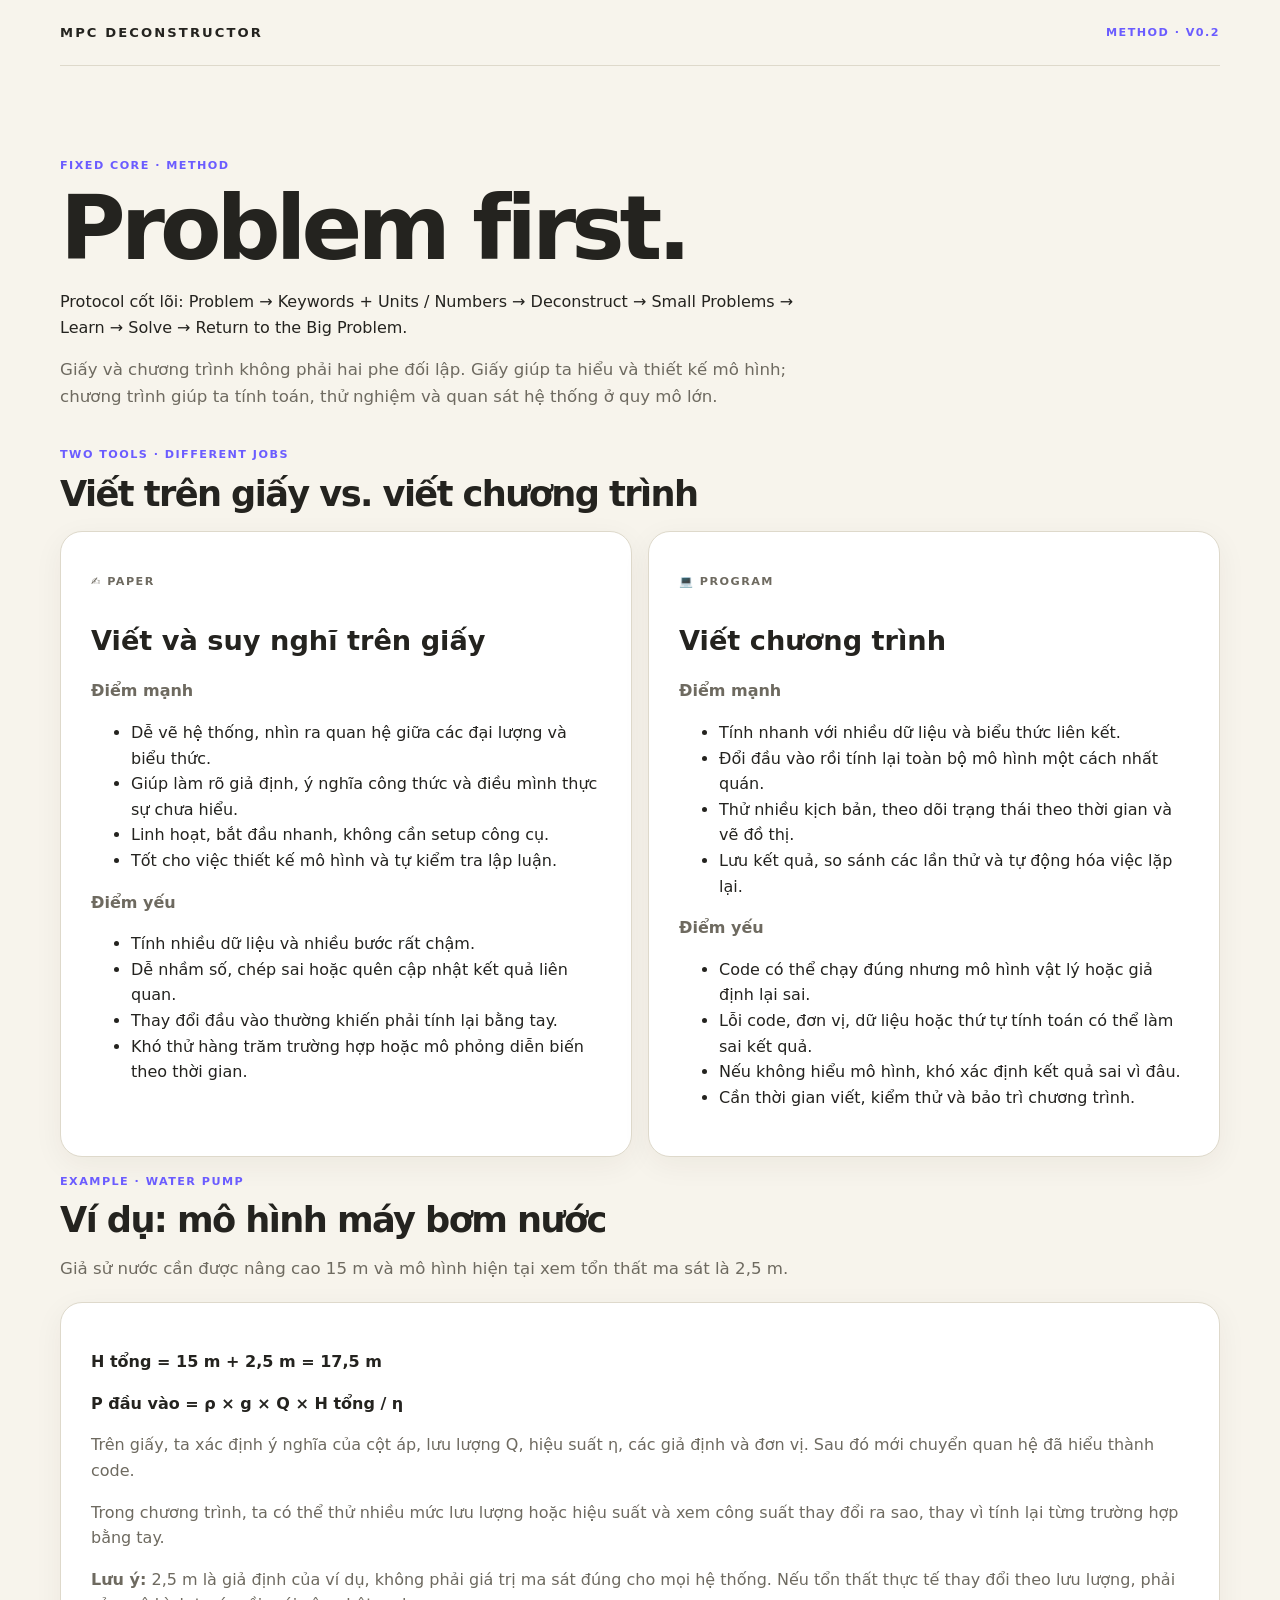
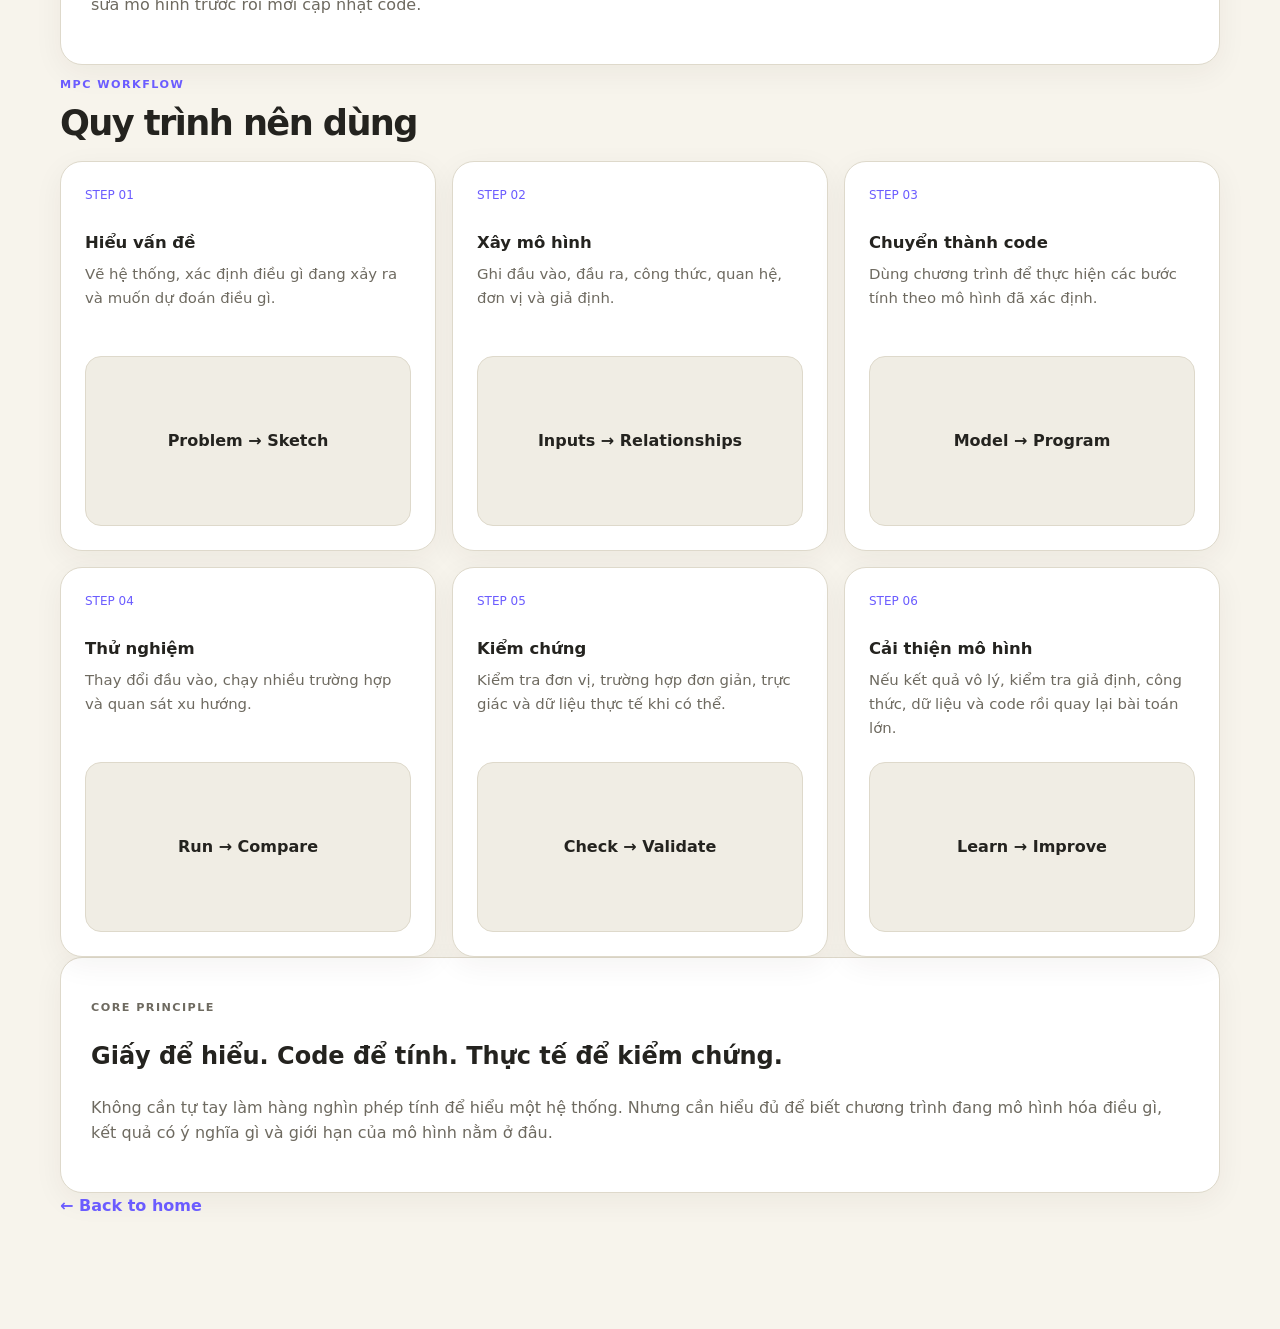
<file: method.html>
<!doctype html>
<html lang="vi">
<head>
<meta charset="utf-8">
<meta name="viewport" content="width=device-width,initial-scale=1">
<meta name="referrer" content="strict-origin-when-cross-origin">
<meta http-equiv="Content-Security-Policy" content="default-src 'self';style-src 'self';script-src 'self';img-src 'self' data:;base-uri 'self';form-action 'self';frame-ancestors 'none';">
<title>Method · MPC Deconstructor</title>
<link rel="stylesheet" href="styles.css">
</head>
<body>
<header class="site-header"><a class="brand" href="index.html">MPC DECONSTRUCTOR</a><span class="version">METHOD · v0.2</span></header>
<main class="container page">
  <section class="section-heading">
    <p class="eyebrow">FIXED CORE · METHOD</p>
    <h1>Problem first.</h1>
    <p>Protocol cốt lõi: Problem → Keywords + Units / Numbers → Deconstruct → Small Problems → Learn → Solve → Return to the Big Problem.</p>
    <p>Giấy và chương trình không phải hai phe đối lập. Giấy giúp ta hiểu và thiết kế mô hình; chương trình giúp ta tính toán, thử nghiệm và quan sát hệ thống ở quy mô lớn.</p>
  </section>

  <section>
    <div class="section-heading small">
      <p class="eyebrow">TWO TOOLS · DIFFERENT JOBS</p>
      <h2>Viết trên giấy vs. viết chương trình</h2>
    </div>
    <div class="comparison-grid">
      <article class="problem-card">
        <p class="eyebrow">✍️ PAPER</p>
        <h3>Viết và suy nghĩ trên giấy</h3>
        <p><strong>Điểm mạnh</strong></p>
        <ul>
          <li>Dễ vẽ hệ thống, nhìn ra quan hệ giữa các đại lượng và biểu thức.</li>
          <li>Giúp làm rõ giả định, ý nghĩa công thức và điều mình thực sự chưa hiểu.</li>
          <li>Linh hoạt, bắt đầu nhanh, không cần setup công cụ.</li>
          <li>Tốt cho việc thiết kế mô hình và tự kiểm tra lập luận.</li>
        </ul>
        <p><strong>Điểm yếu</strong></p>
        <ul>
          <li>Tính nhiều dữ liệu và nhiều bước rất chậm.</li>
          <li>Dễ nhầm số, chép sai hoặc quên cập nhật kết quả liên quan.</li>
          <li>Thay đổi đầu vào thường khiến phải tính lại bằng tay.</li>
          <li>Khó thử hàng trăm trường hợp hoặc mô phỏng diễn biến theo thời gian.</li>
        </ul>
      </article>
      <article class="problem-card">
        <p class="eyebrow">💻 PROGRAM</p>
        <h3>Viết chương trình</h3>
        <p><strong>Điểm mạnh</strong></p>
        <ul>
          <li>Tính nhanh với nhiều dữ liệu và biểu thức liên kết.</li>
          <li>Đổi đầu vào rồi tính lại toàn bộ mô hình một cách nhất quán.</li>
          <li>Thử nhiều kịch bản, theo dõi trạng thái theo thời gian và vẽ đồ thị.</li>
          <li>Lưu kết quả, so sánh các lần thử và tự động hóa việc lặp lại.</li>
        </ul>
        <p><strong>Điểm yếu</strong></p>
        <ul>
          <li>Code có thể chạy đúng nhưng mô hình vật lý hoặc giả định lại sai.</li>
          <li>Lỗi code, đơn vị, dữ liệu hoặc thứ tự tính toán có thể làm sai kết quả.</li>
          <li>Nếu không hiểu mô hình, khó xác định kết quả sai vì đâu.</li>
          <li>Cần thời gian viết, kiểm thử và bảo trì chương trình.</li>
        </ul>
      </article>
    </div>
  </section>

  <section>
    <div class="section-heading small">
      <p class="eyebrow">EXAMPLE · WATER PUMP</p>
      <h2>Ví dụ: mô hình máy bơm nước</h2>
      <p>Giả sử nước cần được nâng cao 15 m và mô hình hiện tại xem tổn thất ma sát là 2,5 m.</p>
    </div>
    <article class="problem-card">
      <p class="formula">H tổng = 15 m + 2,5 m = 17,5 m</p>
      <p class="formula">P đầu vào = ρ × g × Q × H tổng / η</p>
      <p>Trên giấy, ta xác định ý nghĩa của cột áp, lưu lượng Q, hiệu suất η, các giả định và đơn vị. Sau đó mới chuyển quan hệ đã hiểu thành code.</p>
      <p>Trong chương trình, ta có thể thử nhiều mức lưu lượng hoặc hiệu suất và xem công suất thay đổi ra sao, thay vì tính lại từng trường hợp bằng tay.</p>
      <p><strong>Lưu ý:</strong> 2,5 m là giả định của ví dụ, không phải giá trị ma sát đúng cho mọi hệ thống. Nếu tổn thất thực tế thay đổi theo lưu lượng, phải sửa mô hình trước rồi mới cập nhật code.</p>
    </article>
  </section>

  <section>
    <div class="section-heading small">
      <p class="eyebrow">MPC WORKFLOW</p>
      <h2>Quy trình nên dùng</h2>
    </div>
    <div class="critique-grid">
      <article>
        <span>STEP 01</span><h3>Hiểu vấn đề</h3>
        <p>Vẽ hệ thống, xác định điều gì đang xảy ra và muốn dự đoán điều gì.</p>
        <div class="critique-media"><strong>Problem → Sketch</strong></div>
      </article>
      <article>
        <span>STEP 02</span><h3>Xây mô hình</h3>
        <p>Ghi đầu vào, đầu ra, công thức, quan hệ, đơn vị và giả định.</p>
        <div class="critique-media"><strong>Inputs → Relationships</strong></div>
      </article>
      <article>
        <span>STEP 03</span><h3>Chuyển thành code</h3>
        <p>Dùng chương trình để thực hiện các bước tính theo mô hình đã xác định.</p>
        <div class="critique-media"><strong>Model → Program</strong></div>
      </article>
      <article>
        <span>STEP 04</span><h3>Thử nghiệm</h3>
        <p>Thay đổi đầu vào, chạy nhiều trường hợp và quan sát xu hướng.</p>
        <div class="critique-media"><strong>Run → Compare</strong></div>
      </article>
      <article>
        <span>STEP 05</span><h3>Kiểm chứng</h3>
        <p>Kiểm tra đơn vị, trường hợp đơn giản, trực giác và dữ liệu thực tế khi có thể.</p>
        <div class="critique-media"><strong>Check → Validate</strong></div>
      </article>
      <article>
        <span>STEP 06</span><h3>Cải thiện mô hình</h3>
        <p>Nếu kết quả vô lý, kiểm tra giả định, công thức, dữ liệu và code rồi quay lại bài toán lớn.</p>
        <div class="critique-media"><strong>Learn → Improve</strong></div>
      </article>
    </div>
  </section>

  <section class="problem-card">
    <p class="eyebrow">CORE PRINCIPLE</p>
    <h2>Giấy để hiểu. Code để tính. Thực tế để kiểm chứng.</h2>
    <p>Không cần tự tay làm hàng nghìn phép tính để hiểu một hệ thống. Nhưng cần hiểu đủ để biết chương trình đang mô hình hóa điều gì, kết quả có ý nghĩa gì và giới hạn của mô hình nằm ở đâu.</p>
  </section>
  <a class="back" href="index.html">← Back to home</a>
</main>
</body>
</html>
</file>
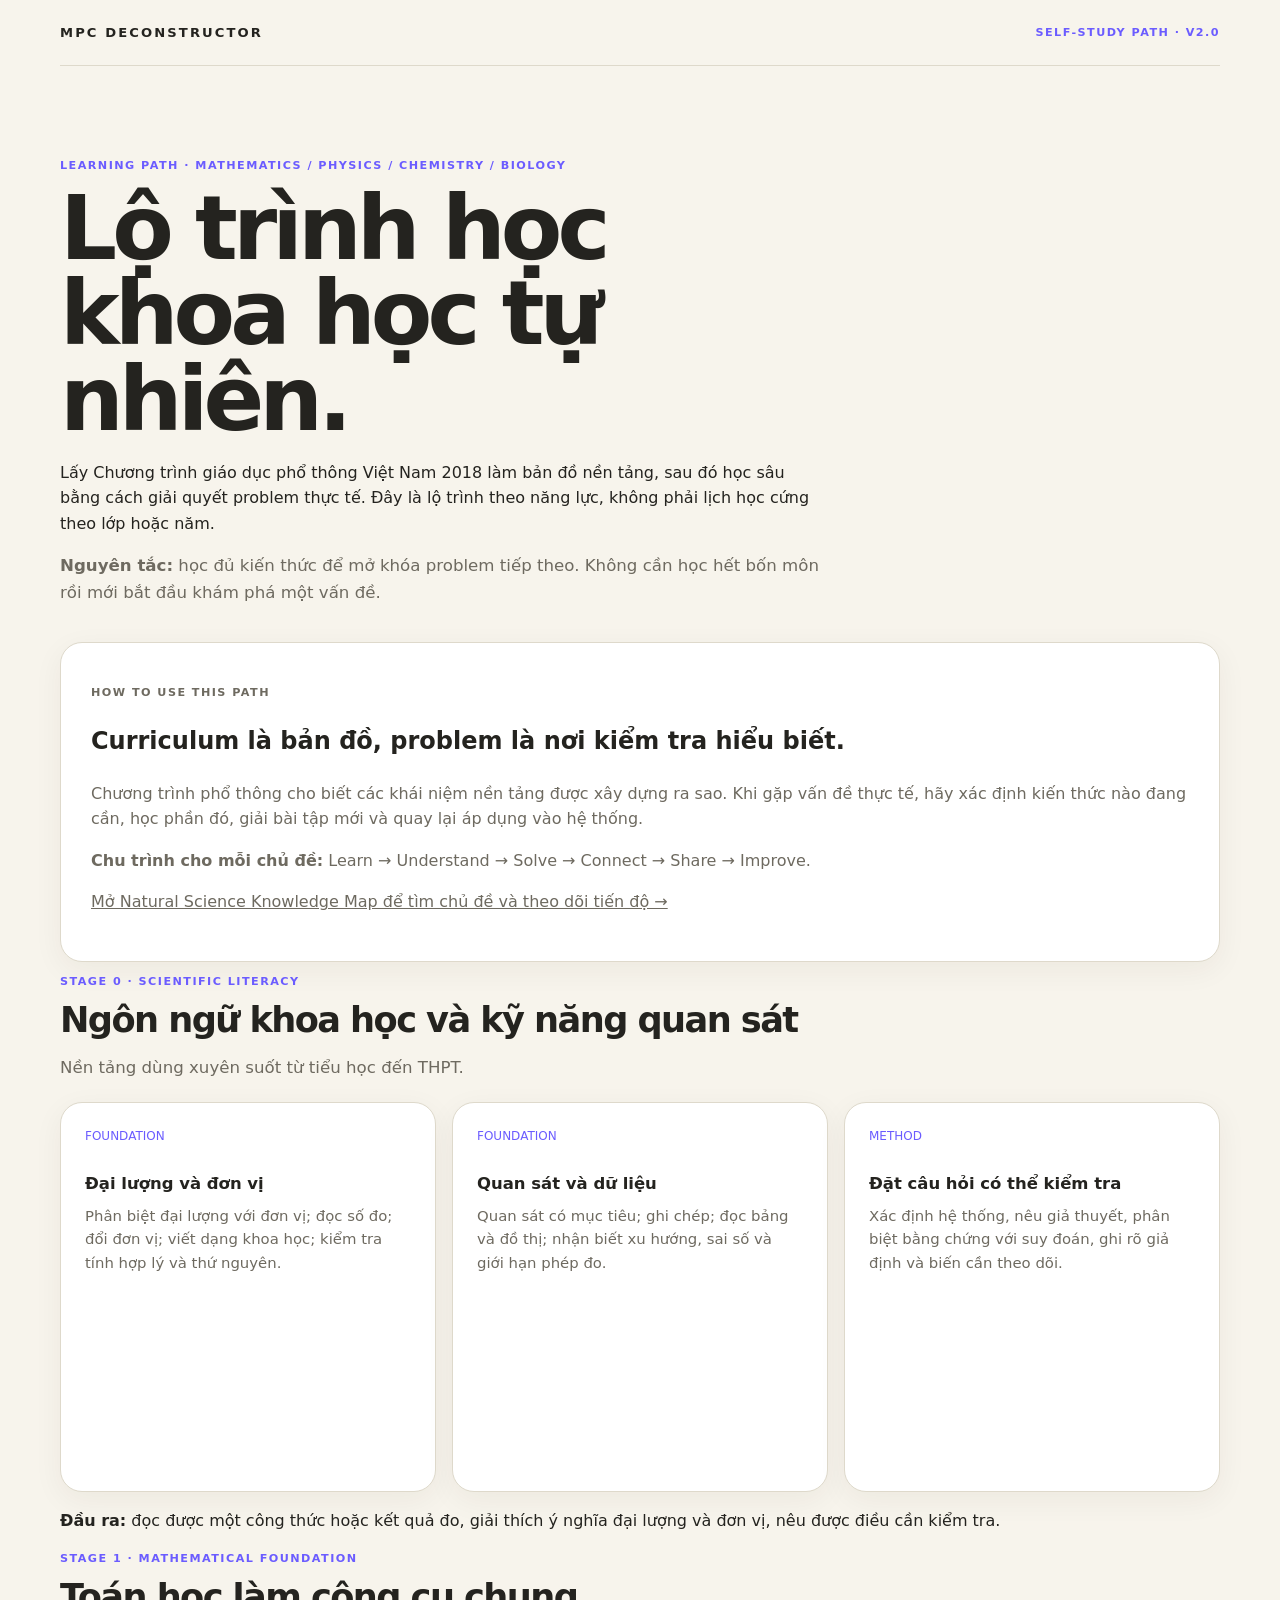
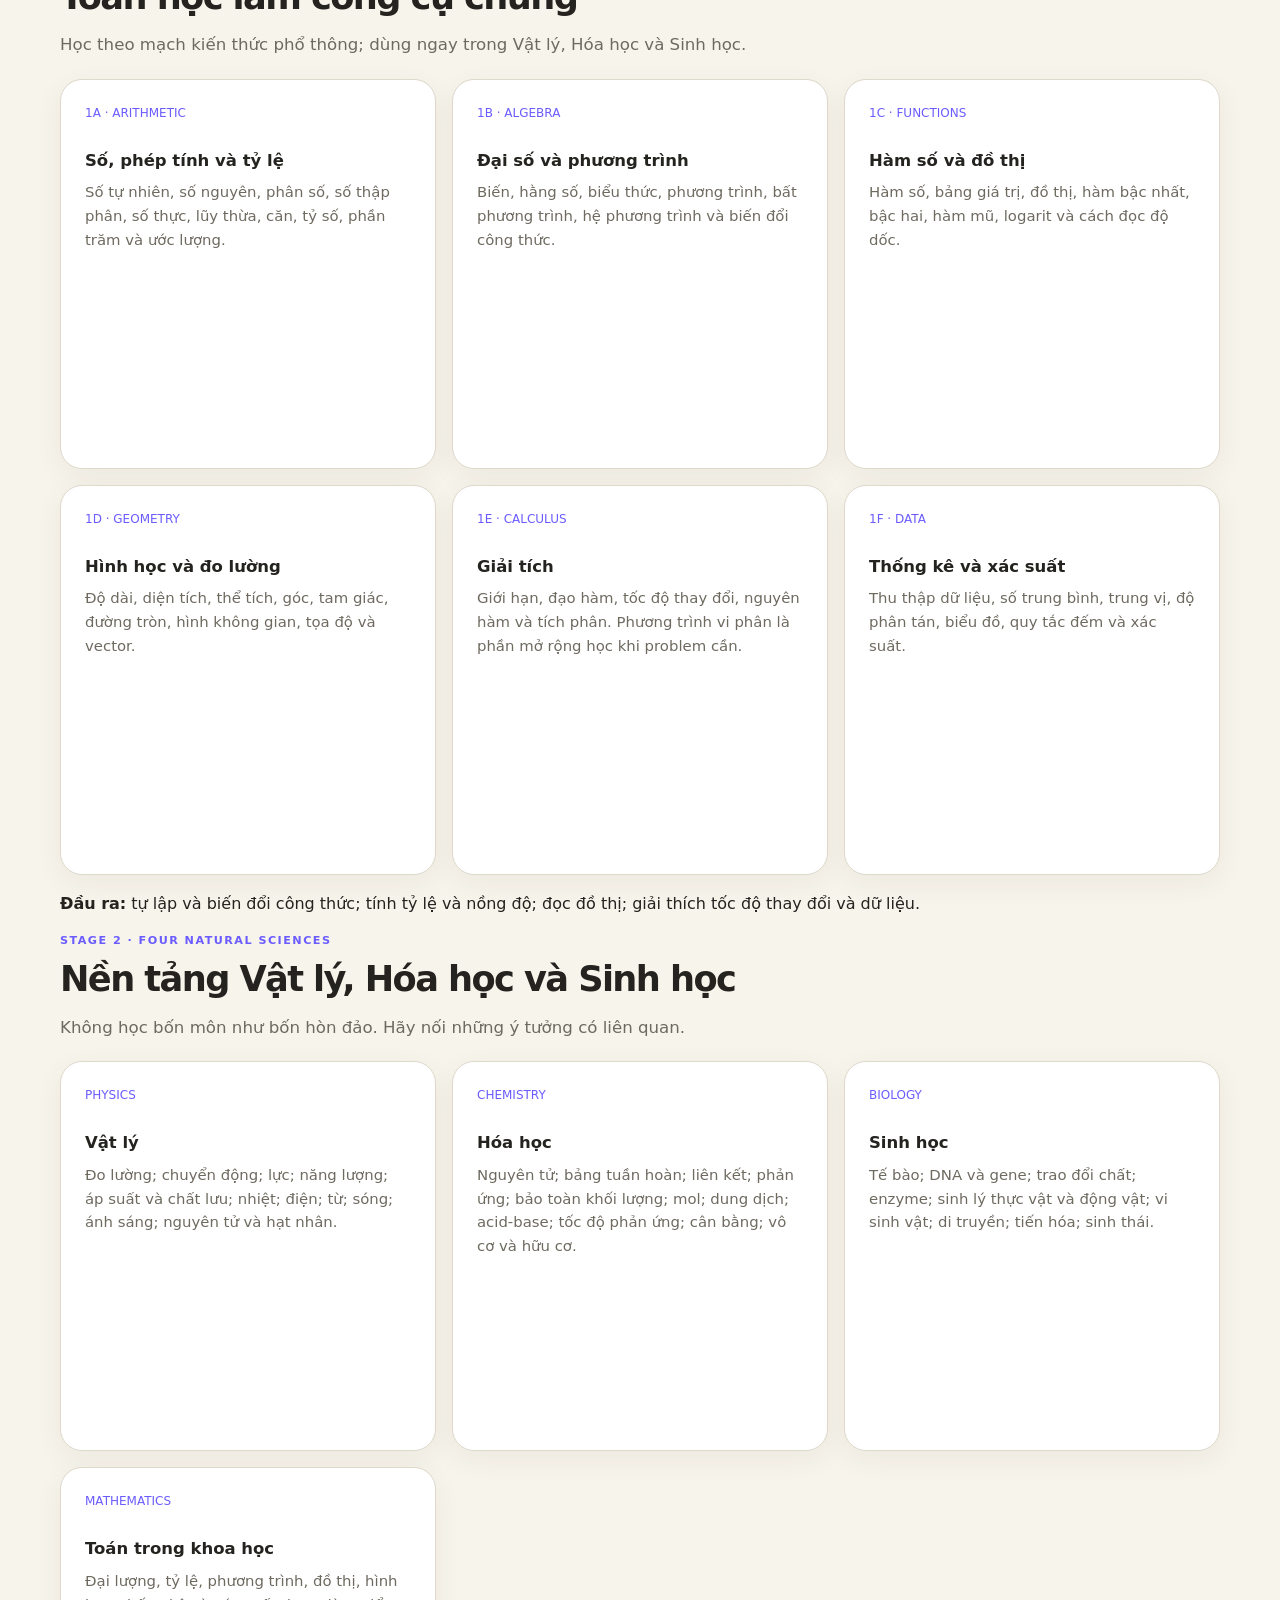
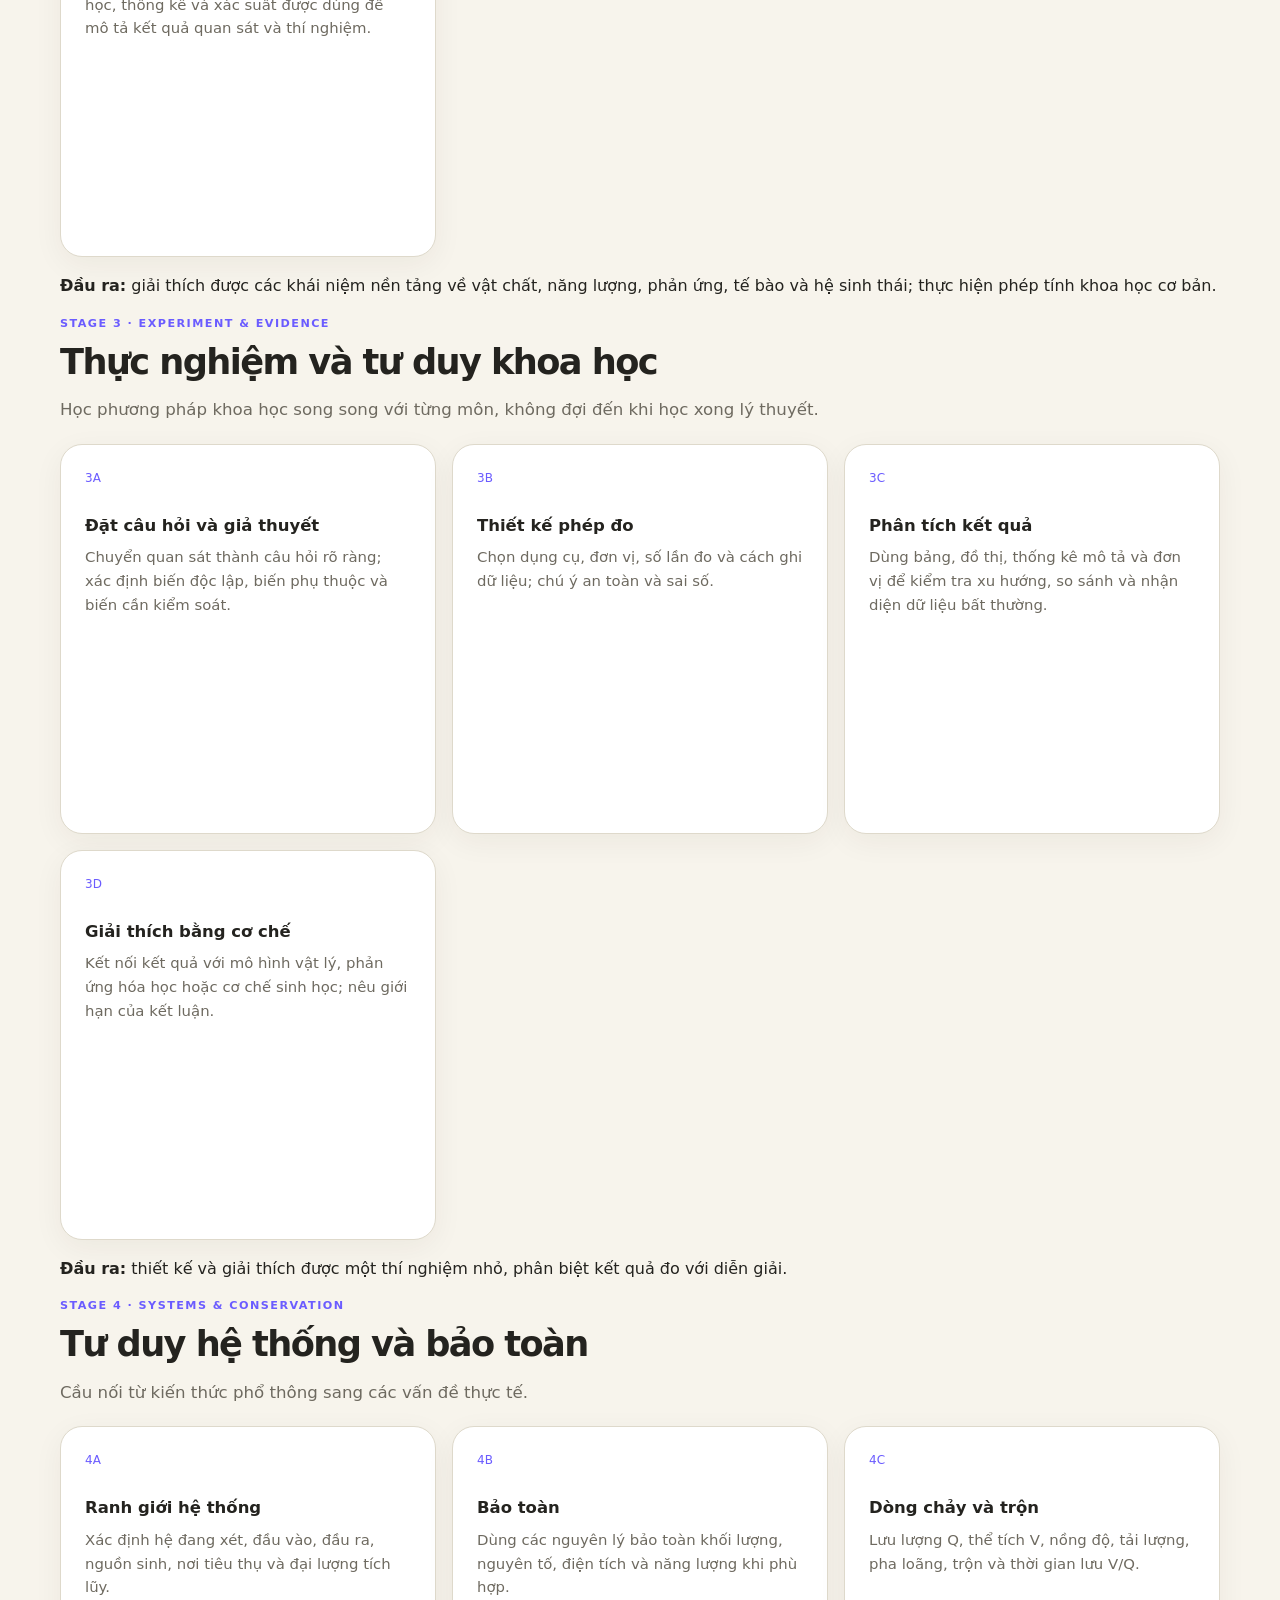
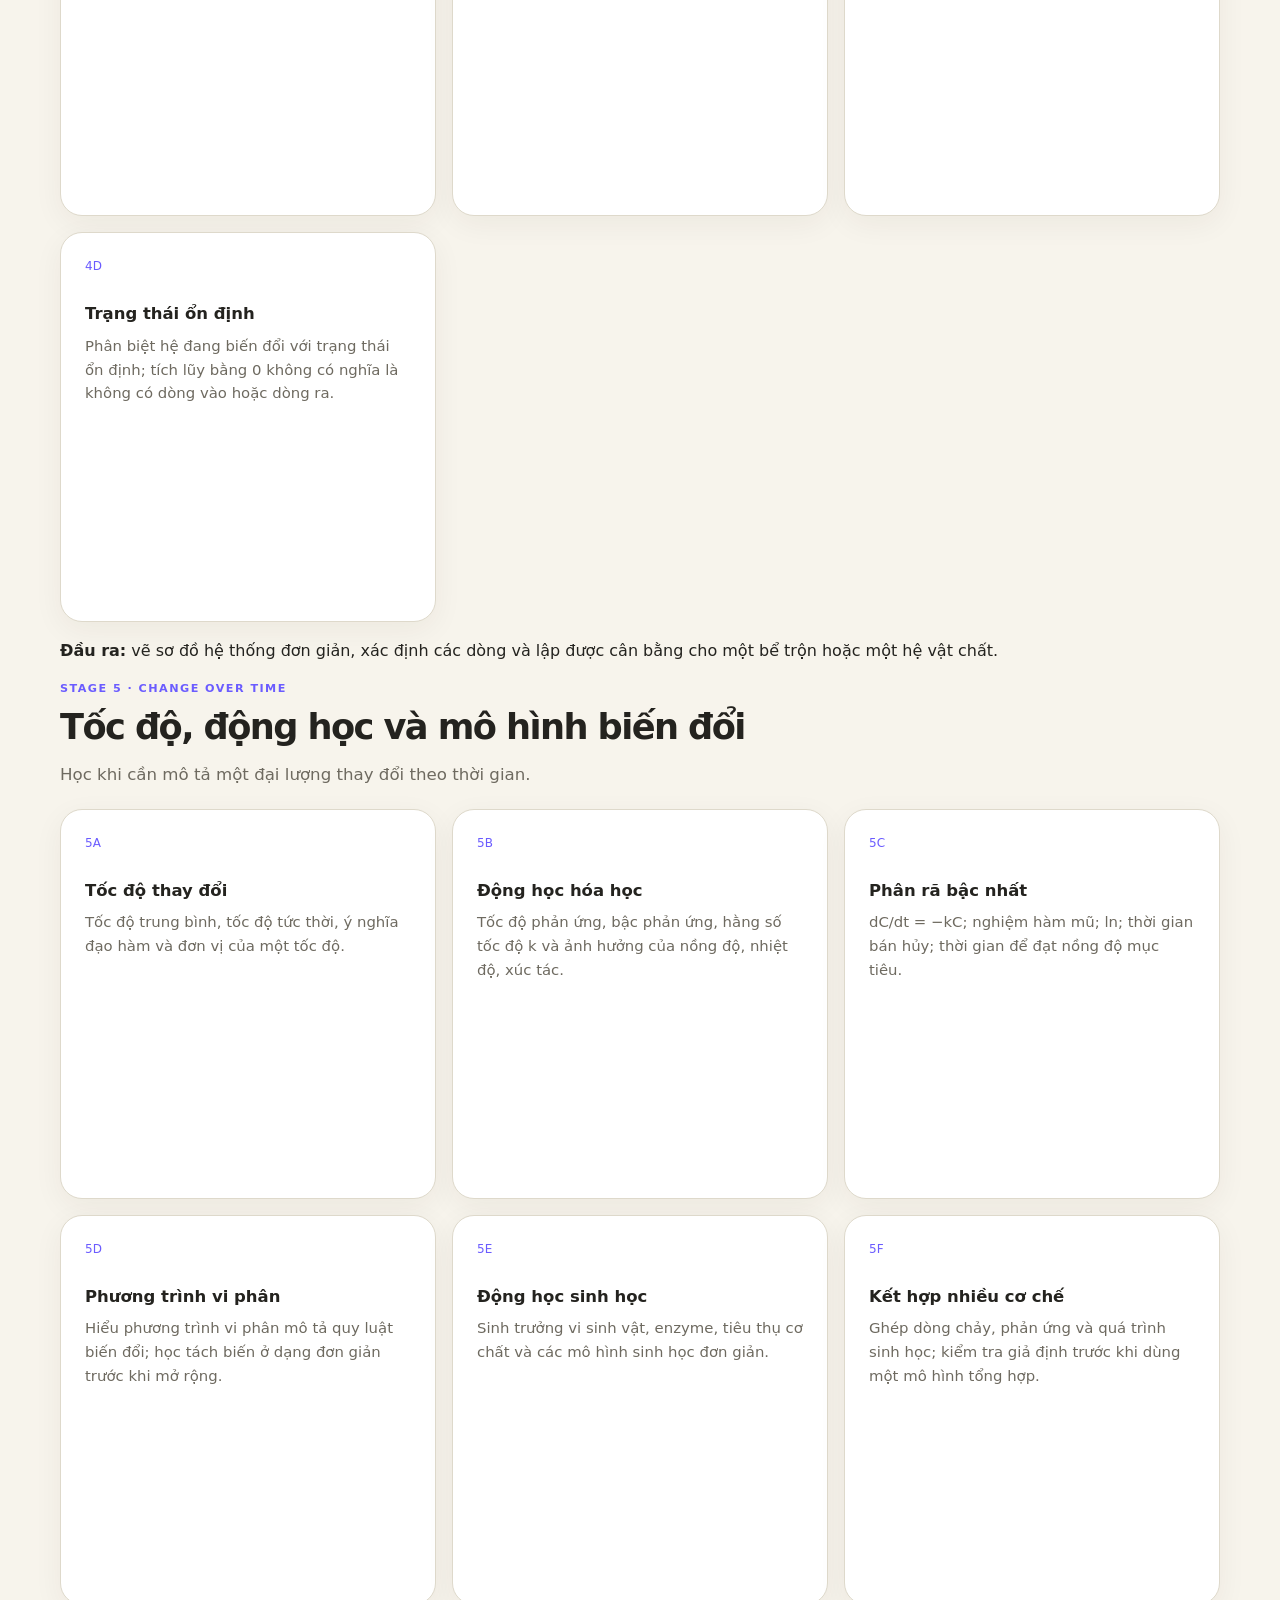
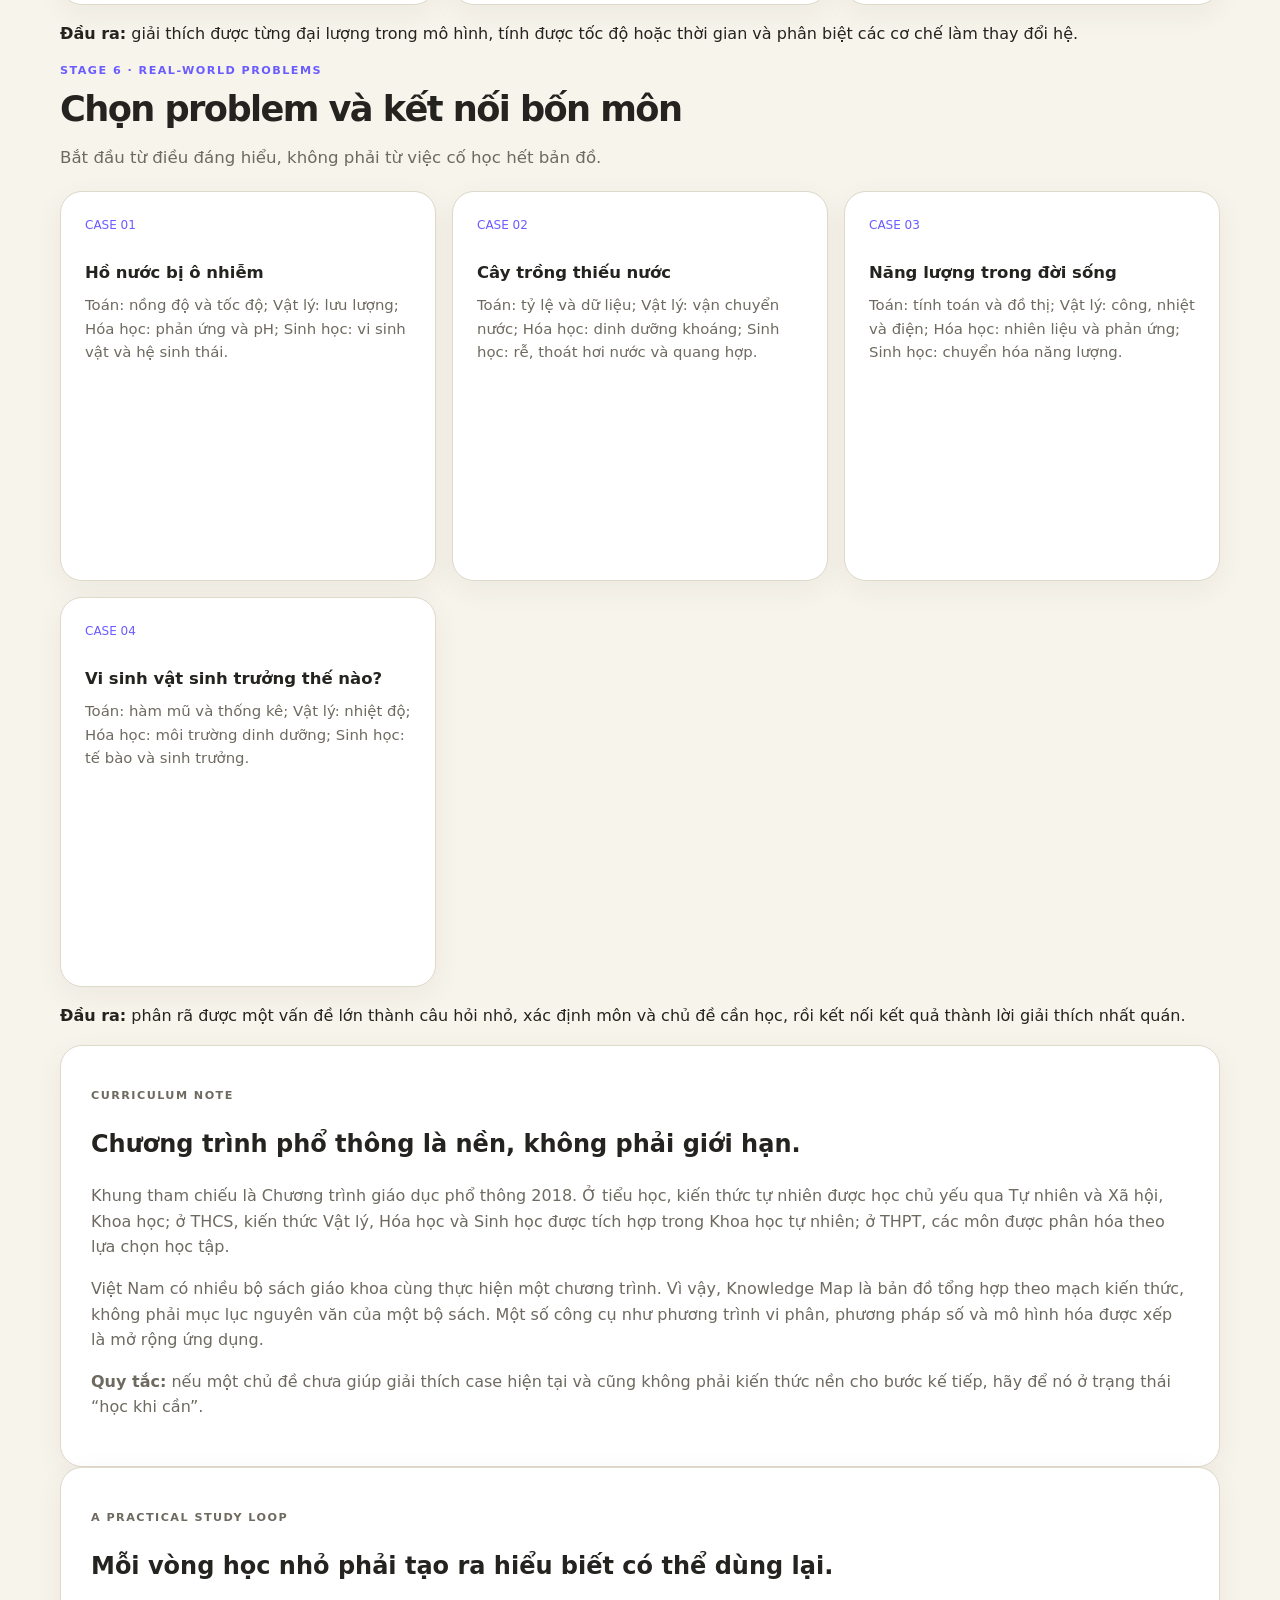
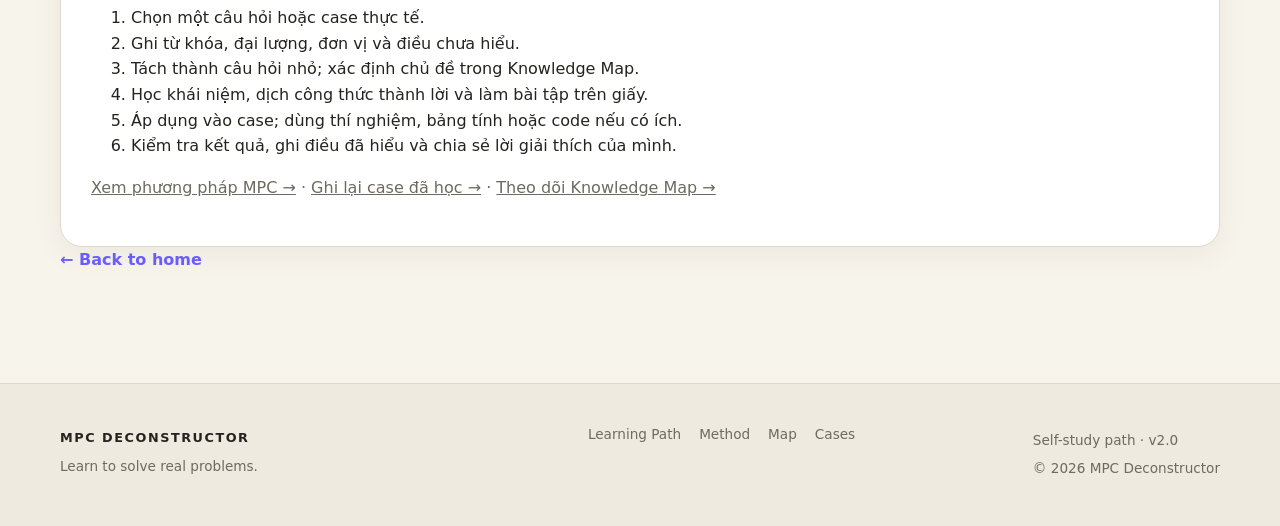
<file: roadmap.html>
<!doctype html>
<html lang="vi">
<head>
<meta charset="utf-8">
<meta name="viewport" content="width=device-width,initial-scale=1">
<meta name="referrer" content="strict-origin-when-cross-origin">
<meta http-equiv="Content-Security-Policy" content="default-src 'self';style-src 'self';script-src 'self';img-src 'self' data:;base-uri 'self';form-action 'self';frame-ancestors 'none';">
<title>Lộ trình học khoa học tự nhiên · MPC Deconstructor</title>
<link rel="stylesheet" href="styles.css">
</head>
<body>
<header class="site-header"><a class="brand" href="index.html">MPC DECONSTRUCTOR</a><span class="version">SELF-STUDY PATH · v2.0</span></header>
<main class="container page">
  <section class="section-heading">
    <p class="eyebrow">LEARNING PATH · MATHEMATICS / PHYSICS / CHEMISTRY / BIOLOGY</p>
    <h1>Lộ trình học khoa học tự nhiên.</h1>
    <p>Lấy Chương trình giáo dục phổ thông Việt Nam 2018 làm bản đồ nền tảng, sau đó học sâu bằng cách giải quyết problem thực tế. Đây là lộ trình theo năng lực, không phải lịch học cứng theo lớp hoặc năm.</p>
    <p><strong>Nguyên tắc:</strong> học đủ kiến thức để mở khóa problem tiếp theo. Không cần học hết bốn môn rồi mới bắt đầu khám phá một vấn đề.</p>
  </section>

  <section class="problem-card">
    <p class="eyebrow">HOW TO USE THIS PATH</p>
    <h2>Curriculum là bản đồ, problem là nơi kiểm tra hiểu biết.</h2>
    <p>Chương trình phổ thông cho biết các khái niệm nền tảng được xây dựng ra sao. Khi gặp vấn đề thực tế, hãy xác định kiến thức nào đang cần, học phần đó, giải bài tập mới và quay lại áp dụng vào hệ thống.</p>
    <p><strong>Chu trình cho mỗi chủ đề:</strong> Learn → Understand → Solve → Connect → Share → Improve.</p>
    <p><a href="map.html">Mở Natural Science Knowledge Map để tìm chủ đề và theo dõi tiến độ →</a></p>
  </section>

  <section>
    <div class="section-heading small"><p class="eyebrow">STAGE 0 · SCIENTIFIC LITERACY</p><h2>Ngôn ngữ khoa học và kỹ năng quan sát</h2><p>Nền tảng dùng xuyên suốt từ tiểu học đến THPT.</p></div>
    <div class="critique-grid">
      <article><span>FOUNDATION</span><h3>Đại lượng và đơn vị</h3><p>Phân biệt đại lượng với đơn vị; đọc số đo; đổi đơn vị; viết dạng khoa học; kiểm tra tính hợp lý và thứ nguyên.</p></article>
      <article><span>FOUNDATION</span><h3>Quan sát và dữ liệu</h3><p>Quan sát có mục tiêu; ghi chép; đọc bảng và đồ thị; nhận biết xu hướng, sai số và giới hạn phép đo.</p></article>
      <article><span>METHOD</span><h3>Đặt câu hỏi có thể kiểm tra</h3><p>Xác định hệ thống, nêu giả thuyết, phân biệt bằng chứng với suy đoán, ghi rõ giả định và biến cần theo dõi.</p></article>
    </div>
    <p><strong>Đầu ra:</strong> đọc được một công thức hoặc kết quả đo, giải thích ý nghĩa đại lượng và đơn vị, nêu được điều cần kiểm tra.</p>
  </section>

  <section>
    <div class="section-heading small"><p class="eyebrow">STAGE 1 · MATHEMATICAL FOUNDATION</p><h2>Toán học làm công cụ chung</h2><p>Học theo mạch kiến thức phổ thông; dùng ngay trong Vật lý, Hóa học và Sinh học.</p></div>
    <div class="critique-grid">
      <article><span>1A · ARITHMETIC</span><h3>Số, phép tính và tỷ lệ</h3><p>Số tự nhiên, số nguyên, phân số, số thập phân, số thực, lũy thừa, căn, tỷ số, phần trăm và ước lượng.</p></article>
      <article><span>1B · ALGEBRA</span><h3>Đại số và phương trình</h3><p>Biến, hằng số, biểu thức, phương trình, bất phương trình, hệ phương trình và biến đổi công thức.</p></article>
      <article><span>1C · FUNCTIONS</span><h3>Hàm số và đồ thị</h3><p>Hàm số, bảng giá trị, đồ thị, hàm bậc nhất, bậc hai, hàm mũ, logarit và cách đọc độ dốc.</p></article>
      <article><span>1D · GEOMETRY</span><h3>Hình học và đo lường</h3><p>Độ dài, diện tích, thể tích, góc, tam giác, đường tròn, hình không gian, tọa độ và vector.</p></article>
      <article><span>1E · CALCULUS</span><h3>Giải tích</h3><p>Giới hạn, đạo hàm, tốc độ thay đổi, nguyên hàm và tích phân. Phương trình vi phân là phần mở rộng học khi problem cần.</p></article>
      <article><span>1F · DATA</span><h3>Thống kê và xác suất</h3><p>Thu thập dữ liệu, số trung bình, trung vị, độ phân tán, biểu đồ, quy tắc đếm và xác suất.</p></article>
    </div>
    <p><strong>Đầu ra:</strong> tự lập và biến đổi công thức; tính tỷ lệ và nồng độ; đọc đồ thị; giải thích tốc độ thay đổi và dữ liệu.</p>
  </section>

  <section>
    <div class="section-heading small"><p class="eyebrow">STAGE 2 · FOUR NATURAL SCIENCES</p><h2>Nền tảng Vật lý, Hóa học và Sinh học</h2><p>Không học bốn môn như bốn hòn đảo. Hãy nối những ý tưởng có liên quan.</p></div>
    <div class="critique-grid">
      <article><span>PHYSICS</span><h3>Vật lý</h3><p>Đo lường; chuyển động; lực; năng lượng; áp suất và chất lưu; nhiệt; điện; từ; sóng; ánh sáng; nguyên tử và hạt nhân.</p></article>
      <article><span>CHEMISTRY</span><h3>Hóa học</h3><p>Nguyên tử; bảng tuần hoàn; liên kết; phản ứng; bảo toàn khối lượng; mol; dung dịch; acid-base; tốc độ phản ứng; cân bằng; vô cơ và hữu cơ.</p></article>
      <article><span>BIOLOGY</span><h3>Sinh học</h3><p>Tế bào; DNA và gene; trao đổi chất; enzyme; sinh lý thực vật và động vật; vi sinh vật; di truyền; tiến hóa; sinh thái.</p></article>
      <article><span>MATHEMATICS</span><h3>Toán trong khoa học</h3><p>Đại lượng, tỷ lệ, phương trình, đồ thị, hình học, thống kê và xác suất được dùng để mô tả kết quả quan sát và thí nghiệm.</p></article>
    </div>
    <p><strong>Đầu ra:</strong> giải thích được các khái niệm nền tảng về vật chất, năng lượng, phản ứng, tế bào và hệ sinh thái; thực hiện phép tính khoa học cơ bản.</p>
  </section>

  <section>
    <div class="section-heading small"><p class="eyebrow">STAGE 3 · EXPERIMENT & EVIDENCE</p><h2>Thực nghiệm và tư duy khoa học</h2><p>Học phương pháp khoa học song song với từng môn, không đợi đến khi học xong lý thuyết.</p></div>
    <div class="critique-grid">
      <article><span>3A</span><h3>Đặt câu hỏi và giả thuyết</h3><p>Chuyển quan sát thành câu hỏi rõ ràng; xác định biến độc lập, biến phụ thuộc và biến cần kiểm soát.</p></article>
      <article><span>3B</span><h3>Thiết kế phép đo</h3><p>Chọn dụng cụ, đơn vị, số lần đo và cách ghi dữ liệu; chú ý an toàn và sai số.</p></article>
      <article><span>3C</span><h3>Phân tích kết quả</h3><p>Dùng bảng, đồ thị, thống kê mô tả và đơn vị để kiểm tra xu hướng, so sánh và nhận diện dữ liệu bất thường.</p></article>
      <article><span>3D</span><h3>Giải thích bằng cơ chế</h3><p>Kết nối kết quả với mô hình vật lý, phản ứng hóa học hoặc cơ chế sinh học; nêu giới hạn của kết luận.</p></article>
    </div>
    <p><strong>Đầu ra:</strong> thiết kế và giải thích được một thí nghiệm nhỏ, phân biệt kết quả đo với diễn giải.</p>
  </section>

  <section>
    <div class="section-heading small"><p class="eyebrow">STAGE 4 · SYSTEMS & CONSERVATION</p><h2>Tư duy hệ thống và bảo toàn</h2><p>Cầu nối từ kiến thức phổ thông sang các vấn đề thực tế.</p></div>
    <div class="critique-grid">
      <article><span>4A</span><h3>Ranh giới hệ thống</h3><p>Xác định hệ đang xét, đầu vào, đầu ra, nguồn sinh, nơi tiêu thụ và đại lượng tích lũy.</p></article>
      <article><span>4B</span><h3>Bảo toàn</h3><p>Dùng các nguyên lý bảo toàn khối lượng, nguyên tố, điện tích và năng lượng khi phù hợp.</p></article>
      <article><span>4C</span><h3>Dòng chảy và trộn</h3><p>Lưu lượng Q, thể tích V, nồng độ, tải lượng, pha loãng, trộn và thời gian lưu V/Q.</p></article>
      <article><span>4D</span><h3>Trạng thái ổn định</h3><p>Phân biệt hệ đang biến đổi với trạng thái ổn định; tích lũy bằng 0 không có nghĩa là không có dòng vào hoặc dòng ra.</p></article>
    </div>
    <p><strong>Đầu ra:</strong> vẽ sơ đồ hệ thống đơn giản, xác định các dòng và lập được cân bằng cho một bể trộn hoặc một hệ vật chất.</p>
  </section>

  <section>
    <div class="section-heading small"><p class="eyebrow">STAGE 5 · CHANGE OVER TIME</p><h2>Tốc độ, động học và mô hình biến đổi</h2><p>Học khi cần mô tả một đại lượng thay đổi theo thời gian.</p></div>
    <div class="critique-grid">
      <article><span>5A</span><h3>Tốc độ thay đổi</h3><p>Tốc độ trung bình, tốc độ tức thời, ý nghĩa đạo hàm và đơn vị của một tốc độ.</p></article>
      <article><span>5B</span><h3>Động học hóa học</h3><p>Tốc độ phản ứng, bậc phản ứng, hằng số tốc độ k và ảnh hưởng của nồng độ, nhiệt độ, xúc tác.</p></article>
      <article><span>5C</span><h3>Phân rã bậc nhất</h3><p>dC/dt = −kC; nghiệm hàm mũ; ln; thời gian bán hủy; thời gian để đạt nồng độ mục tiêu.</p></article>
      <article><span>5D</span><h3>Phương trình vi phân</h3><p>Hiểu phương trình vi phân mô tả quy luật biến đổi; học tách biến ở dạng đơn giản trước khi mở rộng.</p></article>
      <article><span>5E</span><h3>Động học sinh học</h3><p>Sinh trưởng vi sinh vật, enzyme, tiêu thụ cơ chất và các mô hình sinh học đơn giản.</p></article>
      <article><span>5F</span><h3>Kết hợp nhiều cơ chế</h3><p>Ghép dòng chảy, phản ứng và quá trình sinh học; kiểm tra giả định trước khi dùng một mô hình tổng hợp.</p></article>
    </div>
    <p><strong>Đầu ra:</strong> giải thích được từng đại lượng trong mô hình, tính được tốc độ hoặc thời gian và phân biệt các cơ chế làm thay đổi hệ.</p>
  </section>

  <section>
    <div class="section-heading small"><p class="eyebrow">STAGE 6 · REAL-WORLD PROBLEMS</p><h2>Chọn problem và kết nối bốn môn</h2><p>Bắt đầu từ điều đáng hiểu, không phải từ việc cố học hết bản đồ.</p></div>
    <div class="critique-grid">
      <article><span>CASE 01</span><h3>Hồ nước bị ô nhiễm</h3><p>Toán: nồng độ và tốc độ; Vật lý: lưu lượng; Hóa học: phản ứng và pH; Sinh học: vi sinh vật và hệ sinh thái.</p></article>
      <article><span>CASE 02</span><h3>Cây trồng thiếu nước</h3><p>Toán: tỷ lệ và dữ liệu; Vật lý: vận chuyển nước; Hóa học: dinh dưỡng khoáng; Sinh học: rễ, thoát hơi nước và quang hợp.</p></article>
      <article><span>CASE 03</span><h3>Năng lượng trong đời sống</h3><p>Toán: tính toán và đồ thị; Vật lý: công, nhiệt và điện; Hóa học: nhiên liệu và phản ứng; Sinh học: chuyển hóa năng lượng.</p></article>
      <article><span>CASE 04</span><h3>Vi sinh vật sinh trưởng thế nào?</h3><p>Toán: hàm mũ và thống kê; Vật lý: nhiệt độ; Hóa học: môi trường dinh dưỡng; Sinh học: tế bào và sinh trưởng.</p></article>
    </div>
    <p><strong>Đầu ra:</strong> phân rã được một vấn đề lớn thành câu hỏi nhỏ, xác định môn và chủ đề cần học, rồi kết nối kết quả thành lời giải thích nhất quán.</p>
  </section>

  <section class="problem-card">
    <p class="eyebrow">CURRICULUM NOTE</p>
    <h2>Chương trình phổ thông là nền, không phải giới hạn.</h2>
    <p>Khung tham chiếu là Chương trình giáo dục phổ thông 2018. Ở tiểu học, kiến thức tự nhiên được học chủ yếu qua Tự nhiên và Xã hội, Khoa học; ở THCS, kiến thức Vật lý, Hóa học và Sinh học được tích hợp trong Khoa học tự nhiên; ở THPT, các môn được phân hóa theo lựa chọn học tập.</p>
    <p>Việt Nam có nhiều bộ sách giáo khoa cùng thực hiện một chương trình. Vì vậy, Knowledge Map là bản đồ tổng hợp theo mạch kiến thức, không phải mục lục nguyên văn của một bộ sách. Một số công cụ như phương trình vi phân, phương pháp số và mô hình hóa được xếp là mở rộng ứng dụng.</p>
    <p><strong>Quy tắc:</strong> nếu một chủ đề chưa giúp giải thích case hiện tại và cũng không phải kiến thức nền cho bước kế tiếp, hãy để nó ở trạng thái “học khi cần”.</p>
  </section>

  <section class="problem-card">
    <p class="eyebrow">A PRACTICAL STUDY LOOP</p>
    <h2>Mỗi vòng học nhỏ phải tạo ra hiểu biết có thể dùng lại.</h2>
    <ol>
      <li>Chọn một câu hỏi hoặc case thực tế.</li>
      <li>Ghi từ khóa, đại lượng, đơn vị và điều chưa hiểu.</li>
      <li>Tách thành câu hỏi nhỏ; xác định chủ đề trong Knowledge Map.</li>
      <li>Học khái niệm, dịch công thức thành lời và làm bài tập trên giấy.</li>
      <li>Áp dụng vào case; dùng thí nghiệm, bảng tính hoặc code nếu có ích.</li>
      <li>Kiểm tra kết quả, ghi điều đã hiểu và chia sẻ lời giải thích của mình.</li>
    </ol>
    <p><a href="method.html">Xem phương pháp MPC →</a> · <a href="cases.html">Ghi lại case đã học →</a> · <a href="map.html">Theo dõi Knowledge Map →</a></p>
  </section>
  <a class="back" href="index.html">← Back to home</a>
</main>
<footer class="site-footer"><div class="container footer-inner"><div><strong>MPC DECONSTRUCTOR</strong><p>Learn to solve real problems.</p></div><div class="footer-links"><a href="roadmap.html">Learning Path</a><a href="method.html">Method</a><a href="map.html">Map</a><a href="cases.html">Cases</a></div><div class="footer-meta"><p>Self-study path · v2.0</p><p>© 2026 MPC Deconstructor</p></div></div></footer>
</body>
</html>
</file>
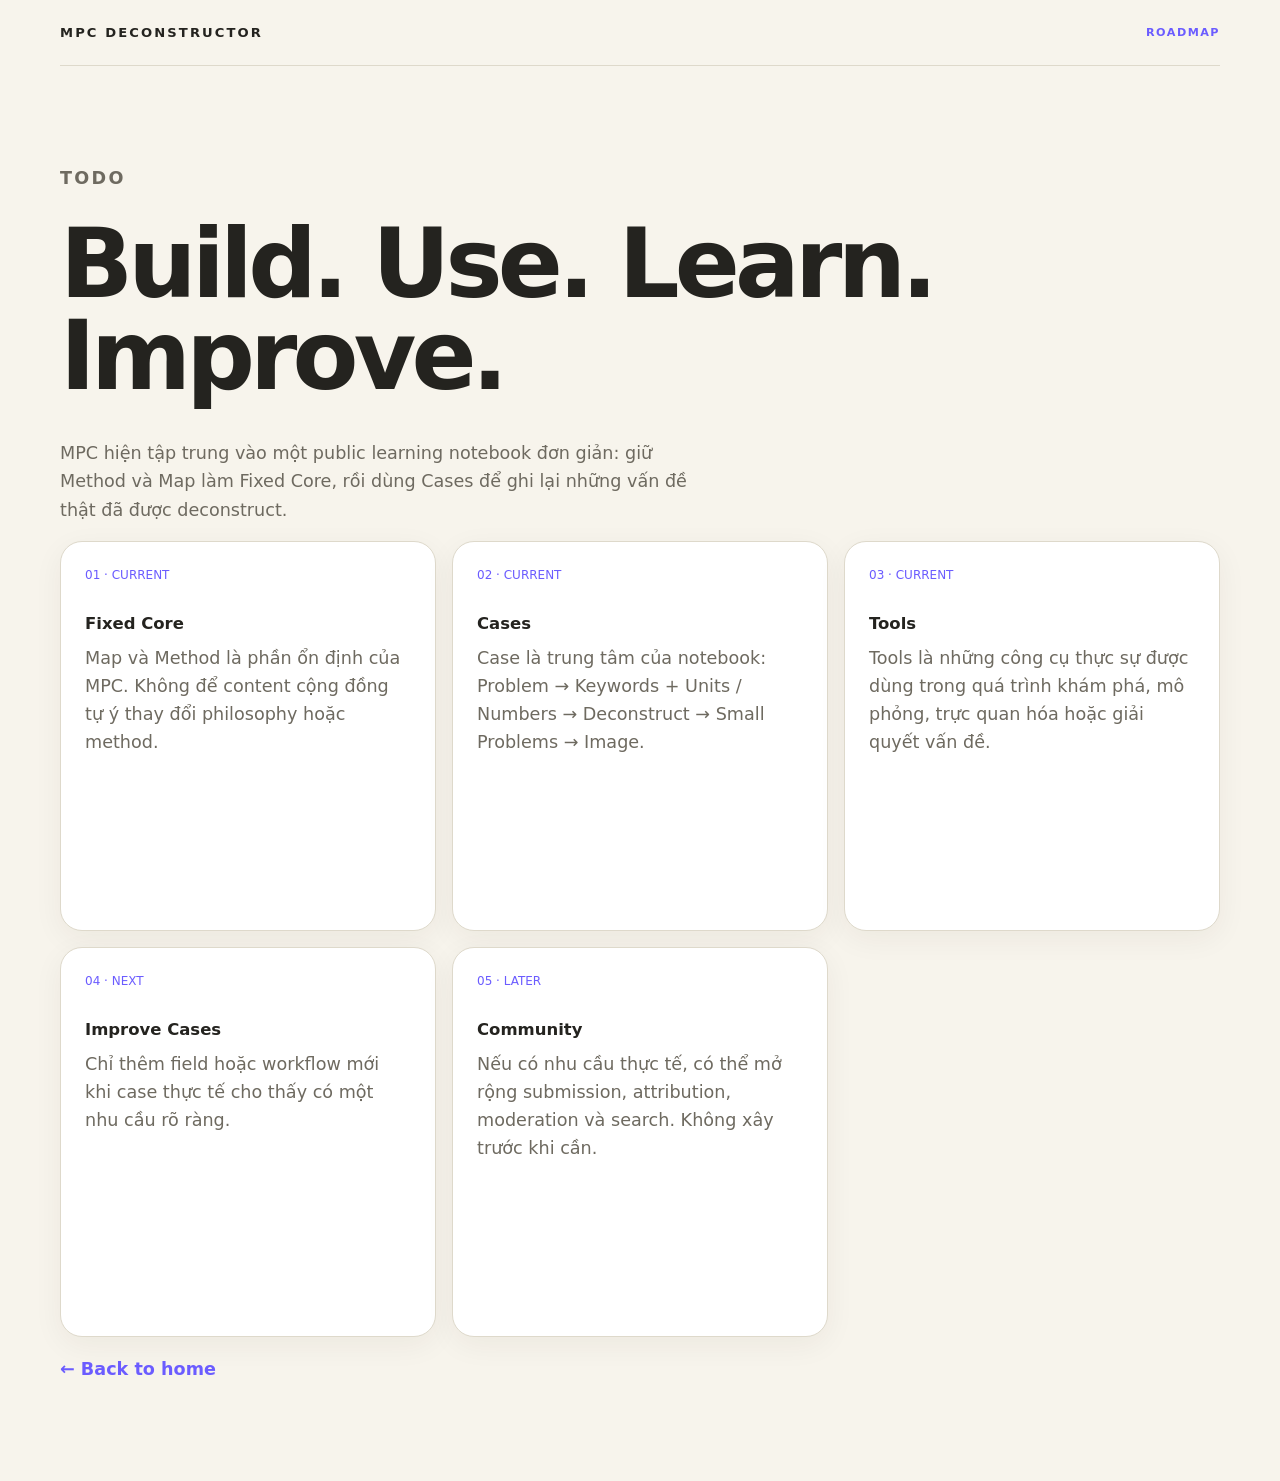
<file: todo.html>
<!doctype html><html lang="vi"><head><meta charset="utf-8"><meta name="viewport" content="width=device-width,initial-scale=1"><meta name="referrer" content="strict-origin-when-cross-origin"><meta http-equiv="Content-Security-Policy" content="default-src 'self';style-src 'self';script-src 'self';img-src 'self' data:;base-uri 'self';form-action 'self';frame-ancestors 'none';"><title>MPC Roadmap</title><link rel="stylesheet" href="styles.css"></head><body><header class="site-header"><a class="brand" href="index.html">MPC DECONSTRUCTOR</a><span class="version">ROADMAP</span></header><main class="container placeholder"><p class="eyebrow">TODO</p><h1>Build. Use. Learn. Improve.</h1><p>MPC hiện tập trung vào một public learning notebook đơn giản: giữ Method và Map làm Fixed Core, rồi dùng Cases để ghi lại những vấn đề thật đã được deconstruct.</p><div class="critique-grid" style="margin-top:40px"><article><span>01 · CURRENT</span><h3>Fixed Core</h3><p>Map và Method là phần ổn định của MPC. Không để content cộng đồng tự ý thay đổi philosophy hoặc method.</p></article><article><span>02 · CURRENT</span><h3>Cases</h3><p>Case là trung tâm của notebook: Problem → Keywords + Units / Numbers → Deconstruct → Small Problems → Image.</p></article><article><span>03 · CURRENT</span><h3>Tools</h3><p>Tools là những công cụ thực sự được dùng trong quá trình khám phá, mô phỏng, trực quan hóa hoặc giải quyết vấn đề.</p></article><article><span>04 · NEXT</span><h3>Improve Cases</h3><p>Chỉ thêm field hoặc workflow mới khi case thực tế cho thấy có một nhu cầu rõ ràng.</p></article><article><span>05 · LATER</span><h3>Community</h3><p>Nếu có nhu cầu thực tế, có thể mở rộng submission, attribution, moderation và search. Không xây trước khi cần.</p></article></div><p style="margin-top:40px"><a class="back" href="index.html">← Back to home</a></p></main></body></html>
</file>
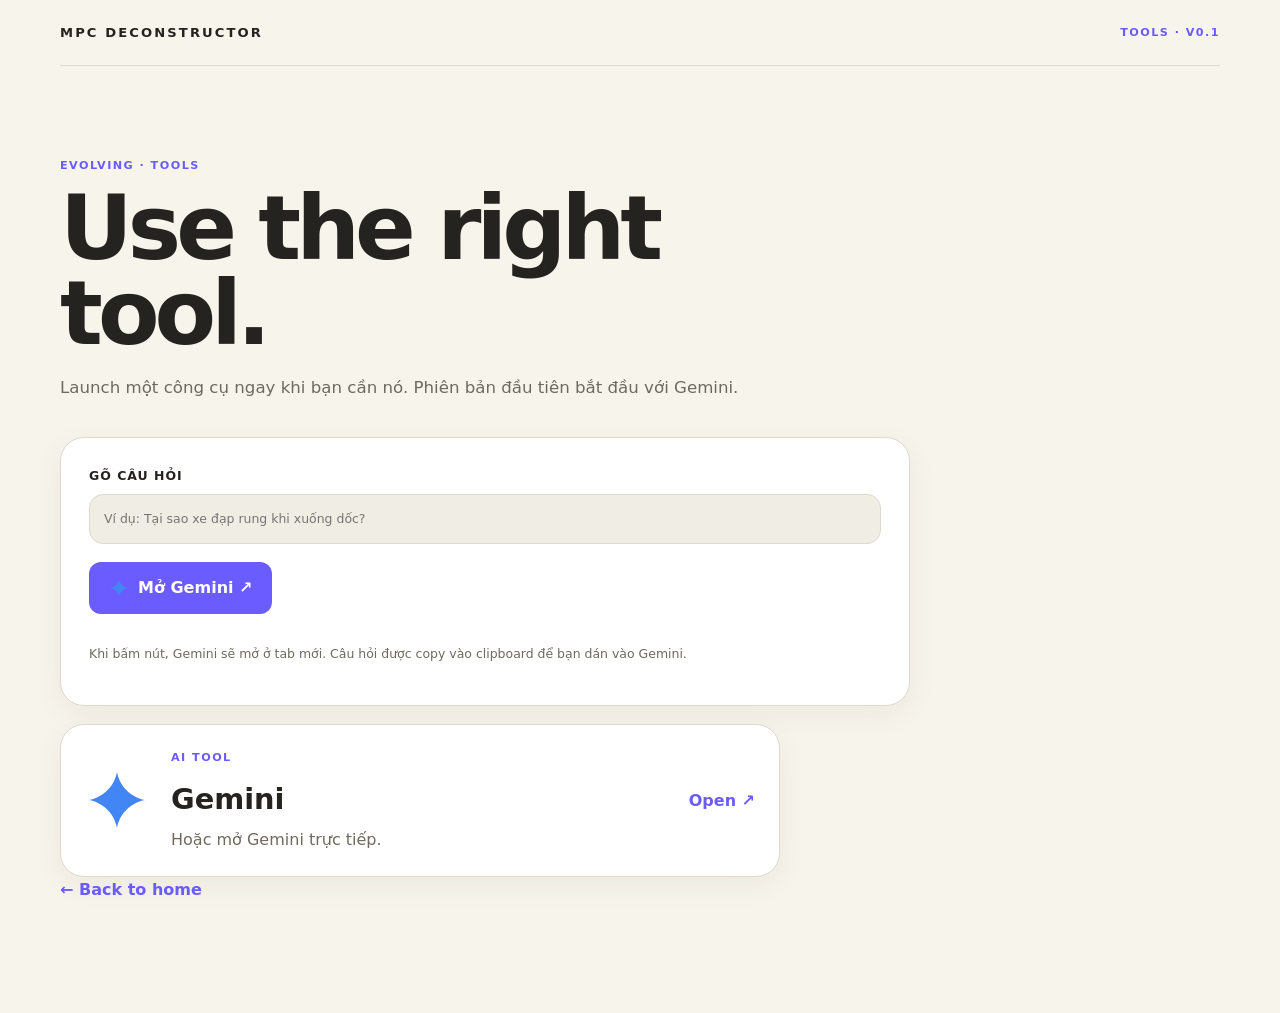
<file: tools.html>
<!doctype html><html lang="vi"><head><meta charset="utf-8"><meta name="viewport" content="width=device-width,initial-scale=1"><meta name="referrer" content="strict-origin-when-cross-origin"><meta http-equiv="Content-Security-Policy" content="default-src 'self';style-src 'self';script-src 'self';img-src 'self' data:;base-uri 'self';form-action 'self';frame-ancestors 'none';"><title>Tools · MPC Deconstructor</title><link rel="stylesheet" href="styles.css"></head><body><header class="site-header"><a class="brand" href="index.html">MPC DECONSTRUCTOR</a><span class="version">TOOLS · v0.1</span></header><main class="container page"><div class="section-heading"><p class="eyebrow">EVOLVING · TOOLS</p><h1>Use the right tool.</h1><p>Launch một công cụ ngay khi bạn cần nó. Phiên bản đầu tiên bắt đầu với Gemini.</p></div><form id="gemini-form" class="editor-form tool-launcher"><label>GÕ CÂU HỎI<input id="gemini-prompt" type="text" placeholder="Ví dụ: Tại sao xe đạp rung khi xuống dốc?"></label><button class="primary-button" type="submit"><img src="assets/gemini.svg" alt="" aria-hidden="true"> Mở Gemini ↗</button><p class="input-note">Khi bấm nút, Gemini sẽ mở ở tab mới. Câu hỏi được copy vào clipboard để bạn dán vào Gemini.</p></form><a class="tool-card" href="https://gemini.google.com/" target="_blank" rel="noopener noreferrer"><img src="assets/gemini.svg" alt="Gemini icon"><div><span class="box-type">AI TOOL</span><h2>Gemini</h2><p>Hoặc mở Gemini trực tiếp.</p></div><span class="tool-arrow">Open ↗</span></a><a class="back" href="index.html">← Back to home</a></main></body></html>
</file>
<file: styles.css>
:root{--bg:#f7f4ec;--surface:#fff;--surface-2:#f0ede4;--text:#24231f;--muted:#6e6a60;--line:#ded9cb;--accent:#6b5cff;--accent-2:#f2b84b;--green:#4d9a6a;--max:1160px}*{box-sizing:border-box}html{scroll-behavior:smooth}body{margin:0;background:var(--bg);color:var(--text);font-family:Inter,ui-sans-serif,system-ui,-apple-system,BlinkMacSystemFont,"Segoe UI",sans-serif;line-height:1.6}a{color:inherit}.container{width:min(calc(100% - 40px),var(--max));margin-inline:auto}.site-header{width:min(calc(100% - 40px),var(--max));margin:0 auto;padding:22px 0;display:flex;justify-content:space-between;align-items:center;border-bottom:1px solid var(--line);background:var(--bg)}.brand{font-size:.82rem;letter-spacing:.16em;text-decoration:none;font-weight:850}.version,.eyebrow,.box-type,.card-index{color:var(--accent);font-size:.7rem;letter-spacing:.13em;text-transform:uppercase;font-weight:750}.hero{padding:92px 0 105px}.hero h1{max-width:900px;margin:14px 0 20px;font-size:clamp(3.2rem,8vw,7rem);line-height:.93;letter-spacing:-.06em}.hero-lead{font-size:clamp(1.25rem,2vw,1.6rem);max-width:720px;margin:0;font-weight:650}.hero-note{color:var(--muted);margin-top:10px}.why,.core{padding:82px 0;border-top:1px solid var(--line)}.section-heading{max-width:760px;margin-bottom:40px}.section-heading h2{font-size:clamp(2.3rem,5vw,4.4rem);line-height:1;letter-spacing:-.045em;margin:8px 0 18px}.section-heading p:last-child{color:var(--muted);font-size:1.04rem}.comparison-grid,.critique-grid,.box-grid{display:grid;gap:16px}.comparison-grid{grid-template-columns:repeat(2,1fr);margin-bottom:16px}.problem-card,.critique-grid article,.feature-box,.media-placeholder{border:1px solid var(--line);background:var(--surface);border-radius:22px;box-shadow:0 8px 30px rgba(52,45,20,.055)}.problem-card{padding:30px}.problem-card h3{font-size:1.7rem;margin:28px 0 8px}.problem-card p{color:var(--muted)}.problem-card .formula{color:var(--text);font-weight:800}.critique-grid{grid-template-columns:repeat(3,1fr);grid-auto-rows:390px}.critique-grid article{padding:24px;height:390px;display:grid;grid-template-rows:auto auto 1fr 170px}.critique-grid span{color:var(--accent);font-size:.75rem}.critique-grid h3{margin:25px 0 7px;font-size:1.03rem}.critique-grid p{margin:0;color:var(--muted);font-size:.93rem}.critique-media{height:170px;display:flex;align-items:center;justify-content:center;overflow:hidden;background:var(--surface-2);border:1px solid var(--line);border-radius:16px}.critique-image{display:block;width:100%;height:100%;object-fit:contain;border:0;border-radius:0;background:transparent}.media-placeholder{min-height:170px;padding:18px;background:var(--surface-2);display:flex;flex-direction:column;justify-content:center;align-items:center;text-align:center;border-style:dashed;box-shadow:none}.media-placeholder strong{font-size:1rem}.media-placeholder small{max-width:270px;color:var(--muted);margin-top:6px}.media-placeholder .media-count{margin-top:12px;color:var(--accent);font-size:.72rem;font-weight:800;letter-spacing:.08em;text-transform:uppercase}.why-gallery{margin-top:18px;display:grid;grid-template-columns:1.3fr .7fr;gap:16px}.why-gallery .media-placeholder{min-height:220px}.core{padding-bottom:110px}.box-grid{grid-template-columns:repeat(6,1fr)}.feature-box{grid-column:span 2;min-height:275px;padding:28px;text-decoration:none;transition:transform .18s ease,box-shadow .18s ease,border-color .18s ease}.feature-box:hover,.feature-box:focus-visible{transform:translateY(-4px);box-shadow:0 15px 35px rgba(52,45,20,.09);border-color:#bbb4a3;outline:none}.feature-box.fixed{border-top:4px solid var(--accent)}.feature-box.evolving{border-top:4px solid var(--accent-2)}.icon{display:block;font-size:2rem;margin-bottom:18px}.box-type{display:block;margin-bottom:10px}.feature-box h3{font-size:2rem;margin:0 0 8px}.feature-box p{color:var(--muted);min-height:70px}.arrow{display:block;margin-top:24px;color:var(--accent);font-size:.9rem;font-weight:750}.site-footer{border-top:1px solid var(--line);padding:40px 0;color:var(--muted);background:#eeeadf}.footer-inner{display:grid;grid-template-columns:1.2fr 1fr auto;gap:30px;align-items:start}.footer-inner strong{color:var(--text);letter-spacing:.12em;font-size:.8rem}.footer-inner p{margin:6px 0;font-size:.85rem}.footer-links{display:flex;flex-wrap:wrap;gap:12px 18px}.footer-links a{text-decoration:none;font-size:.85rem}.footer-links a:hover{color:var(--text)}.placeholder{min-height:65vh;display:grid;align-content:center;padding:80px 0}.placeholder h1{font-size:clamp(3rem,8vw,6rem);line-height:.95;letter-spacing:-.05em;margin:10px 0 20px}.placeholder p{max-width:650px;color:var(--muted);font-size:1.1rem}.back{color:var(--accent);text-decoration:none;font-weight:750}@media(max-width:820px){.hero{padding:70px 0 80px}.comparison-grid,.critique-grid,.why-gallery{grid-template-columns:1fr}.box-grid{grid-template-columns:1fr}.feature-box{grid-column:auto}.footer-inner{grid-template-columns:1fr}}@media(prefers-reduced-motion:reduce){html{scroll-behavior:auto}*,*::before,*::after{transition:none!important}}.page{padding:80px 0 110px}.page>.section-heading{margin-bottom:36px}.page h1{font-size:clamp(3rem,7vw,6.2rem);line-height:.95;letter-spacing:-.055em;margin:10px 0 18px}.section-heading.small{margin:0 0 20px}.section-heading.small h2{font-size:2.2rem}.map-grid{display:grid;grid-template-columns:repeat(3,1fr);gap:18px;margin-bottom:34px}.map-group{background:var(--surface);border:1px solid var(--line);border-radius:24px;padding:28px;box-shadow:0 8px 30px rgba(52,45,20,.055)}.map-number{color:var(--accent);font-size:.75rem;font-weight:800;letter-spacing:.12em}.map-group h2{font-size:2.1rem;margin:8px 0 0}.map-group>p{color:var(--muted);margin-top:0}.map-group details{border-top:1px solid var(--line);padding:14px 0}.map-group summary{cursor:pointer;font-weight:750}.map-group ul{color:var(--muted);padding-left:20px;margin-bottom:0}.editor-form{display:grid;gap:18px;max-width:850px;background:var(--surface);border:1px solid var(--line);border-radius:24px;padding:28px;box-shadow:0 8px 30px rgba(52,45,20,.055)}.editor-form label{display:grid;gap:8px;font-size:.78rem;font-weight:800;letter-spacing:.08em}.editor-form textarea,.editor-form input[type="text"],.editor-form input[type="file"]{font:inherit;letter-spacing:normal;font-weight:500;color:var(--text);border:1px solid var(--line);border-radius:14px;background:var(--surface-2);padding:14px}.editor-form textarea{resize:vertical}.input-note{font-size:.78rem;color:var(--muted);font-weight:500;letter-spacing:normal}.primary-button{justify-self:start;border:0;border-radius:12px;background:var(--accent);color:white;padding:13px 20px;font:inherit;font-weight:800;cursor:pointer}.primary-button:hover{filter:brightness(.95)}.upload-preview{display:block;max-width:850px;max-height:480px;margin:18px 0;border-radius:18px;border:1px solid var(--line);object-fit:contain;background:var(--surface)}.saved-section{margin:70px 0 30px}.saved-grid{display:grid;grid-template-columns:repeat(2,1fr);gap:18px}.saved-card,.term-card{background:var(--surface);border:1px solid var(--line);border-radius:20px;padding:22px}.saved-card h3,.term-card h3{margin:5px 0 10px;font-size:1.35rem}.saved-card p,.term-card p{color:var(--muted);white-space:normal}.saved-card img{width:100%;max-height:360px;object-fit:contain;border-radius:14px;background:var(--surface-2);margin-top:12px}.saved-number{color:var(--accent);font-size:.7rem;font-weight:800;letter-spacing:.12em}.delete-button{border:0;background:transparent;color:var(--muted);font:inherit;font-size:.82rem;text-decoration:underline;cursor:pointer;margin-top:12px}.empty-state{color:var(--muted);padding:20px 0}.term-list{display:grid;gap:14px}.term-card{display:flex;justify-content:space-between;gap:20px;align-items:flex-start}.term-card p{margin:0}.tool-card{display:flex;align-items:center;gap:22px;text-decoration:none;background:var(--surface);border:1px solid var(--line);border-radius:24px;padding:24px;max-width:720px;box-shadow:0 8px 30px rgba(52,45,20,.055);transition:transform .18s ease,box-shadow .18s ease}.tool-card:hover{transform:translateY(-3px);box-shadow:0 14px 35px rgba(52,45,20,.1)}.tool-card img{width:64px;height:64px}.tool-card h2{margin:2px 0 4px;font-size:1.8rem}.tool-card p{margin:0;color:var(--muted)}.tool-arrow{margin-left:auto;color:var(--accent);font-weight:800}@media(max-width:900px){.map-grid{grid-template-columns:1fr 1fr}}@media(max-width:620px){.map-grid,.saved-grid{grid-template-columns:1fr}.page{padding-top:55px}.term-card{flex-direction:column}.tool-card{align-items:flex-start}.tool-arrow{margin-left:0}}.tool-launcher .primary-button{display:inline-flex;align-items:center;gap:9px}.tool-launcher .primary-button img{width:20px;height:20px}.tool-launcher{margin-bottom:18px}.login-page{min-height:70vh;display:grid;place-items:center;padding:70px 0}.login-card{width:min(100%,520px);background:var(--surface);border:1px solid var(--line);border-radius:28px;padding:34px;box-shadow:0 14px 45px rgba(52,45,20,.07)}.login-card h1{font-size:clamp(3rem,7vw,5.5rem);line-height:.95;letter-spacing:-.055em;margin:12px 0 18px}.login-note{color:var(--muted);margin-bottom:28px}.login-form{display:grid;gap:16px}.login-form label{display:grid;gap:8px;font-size:.75rem;font-weight:800;letter-spacing:.08em}.login-form input{font:inherit;letter-spacing:normal;font-weight:500;color:var(--text);border:1px solid var(--line);border-radius:14px;background:var(--surface-2);padding:14px}.login-error{min-height:1.5em;margin:0;color:#a33;font-size:.9rem}.case-toolbar{max-width:850px;display:flex;justify-content:space-between;align-items:center;margin:0 0 14px;color:var(--muted);font-size:.85rem}.case-toolbar .delete-button{margin:0}.map-progress{display:inline-block;margin-top:10px;padding:7px 11px;border:1px solid var(--line);border-radius:999px;background:var(--surface);color:var(--muted);font-size:.82rem}.map-item{list-style:none;margin:6px 0}.map-item label{display:flex;align-items:flex-start;gap:9px;cursor:pointer;color:var(--muted);font-weight:500}.map-item input{margin-top:.42em;accent-color:var(--accent);width:16px;height:16px;flex:0 0 auto}.map-item input:checked+span{text-decoration:line-through;color:var(--text)}.map-group ul{padding-left:0}.saved-image-proof{display:flex;align-items:center;gap:12px;margin-top:16px}.saved-card .saved-case-image{display:block;width:100%;max-width:100%;height:auto;max-height:520px;flex:0 1 auto;object-fit:contain;margin:0;border:1px solid var(--line);border-radius:14px;background:var(--surface-2)}.saved-image-proof .input-note{margin:0}.
</file>
<file: map.css>
.map-page .section-heading{max-width:850px;margin-bottom:28px}
.map-page .section-heading h1{max-width:900px;font-size:clamp(2.7rem,6vw,5.6rem);line-height:.98}
.map-dashboard{padding:22px 24px;margin:0 0 18px;background:var(--surface);border:1px solid var(--line);border-radius:22px;box-shadow:0 8px 30px rgba(52,45,20,.045)}
.progress-copy{display:flex;justify-content:space-between;align-items:center;gap:16px}
.progress-copy>div{display:grid;gap:2px}.progress-copy strong{font-size:1.15rem}.progress-copy span{color:var(--muted);font-size:.86rem}
.reset-button{border:1px solid var(--line);border-radius:10px;background:var(--surface-2);color:var(--text);padding:9px 12px;font:inherit;font-size:.82rem;font-weight:700;cursor:pointer}.reset-button:hover{border-color:var(--accent)}
.progress-track{height:9px;margin:16px 0 14px;border-radius:999px;background:var(--surface-2);overflow:hidden}.progress-track span{display:block;width:0;height:100%;background:var(--green);border-radius:inherit;transition:width .18s ease}
.map-legend{display:flex;flex-wrap:wrap;gap:10px 18px;color:var(--muted);font-size:.78rem}.map-legend>span{display:inline-flex;align-items:center;gap:7px}.legend-dot{display:inline-block;width:9px;height:9px;border-radius:50%}.legend-dot.core{background:var(--green)}.legend-dot.engineering{background:var(--accent)}.legend-dot.optional{background:var(--accent-2)}
.map-guidance{display:grid;grid-template-columns:1fr 1fr;gap:14px;margin:0 0 22px}.map-guidance>div{padding:18px 20px;border:1px solid var(--line);border-radius:18px;background:rgba(255,255,255,.45)}.map-guidance strong{font-size:.95rem}.map-guidance p{margin:5px 0 0;color:var(--muted);font-size:.9rem}
.map-jump{display:flex;flex-wrap:wrap;gap:8px;margin:0 0 20px}.map-jump a{padding:8px 12px;border:1px solid var(--line);border-radius:999px;text-decoration:none;font-size:.82rem;font-weight:750;background:var(--surface)}.map-jump a:hover{border-color:var(--accent)}
.map-grid{grid-template-columns:repeat(2,minmax(0,1fr));align-items:start}.map-group{padding:23px;min-width:0}.map-group h2{display:flex;align-items:center;flex-wrap:wrap;gap:10px;font-size:1.8rem}.subject-progress{font-size:.72rem;font-weight:750;letter-spacing:0;color:var(--muted);border:1px solid var(--line);border-radius:999px;padding:3px 7px}.subject-english{font-size:.8rem;letter-spacing:.09em;text-transform:uppercase;font-weight:800}.subject-intro{font-size:.9rem;color:var(--muted);margin:12px 0 20px}
.map-branch{border-top:1px solid var(--line);padding:12px 0}.map-branch summary{display:grid;grid-template-columns:minmax(0,1fr) auto;align-items:start;gap:8px;font-size:.93rem}.level-tag{font-size:.58rem;letter-spacing:.04em;font-weight:850;padding:3px 6px;border-radius:6px;white-space:nowrap;background:var(--surface-2);color:var(--muted)}.level-core .level-tag{background:#e0f0e4;color:#276b40}.level-engineering .level-tag{background:#e9e6ff;color:#4b3fbb}.level-optional .level-tag{background:#fff0cc;color:#815d12}
.branch-desc{font-size:.8rem;color:var(--muted);margin:9px 0 10px}.branch-progress{display:block;grid-column:1/-1;color:var(--muted);font-size:.73rem;font-weight:650}.map-branch ul{margin-top:8px}.map-item{margin:8px 0}.map-item label{gap:9px;font-size:.89rem;line-height:1.45}.map-item input{width:17px;height:17px;margin-top:.2em}.map-item input:checked+span{text-decoration:none;color:var(--muted)}.map-item input:checked+span:after{content:" ✓";font-size:.75rem;color:var(--green);font-weight:800}.map-storage-note{margin:24px 0 28px;padding:15px 18px;border-left:3px solid var(--accent-2);background:var(--surface-2);border-radius:0 12px 12px 0;color:var(--muted);font-size:.86rem}.map-storage-note strong{color:var(--text)}
@media(max-width:1100px){.map-grid{grid-template-columns:1fr 1fr}}@media(max-width:720px){.map-grid,.map-guidance{grid-template-columns:1fr}.map-dashboard{padding:18px}.progress-copy{align-items:flex-start}.reset-button{font-size:.75rem;padding:8px}.map-group{padding:20px}.map-branch summary{grid-template-columns:1fr auto}.map-page .section-heading h1{font-size:clamp(2.6rem,12vw,4rem)}}
/* Knowledge-map navigation and learning paths (v0.4) */
.map-tools,.learning-paths{margin:26px 0;padding:24px;border:1px solid var(--line);border-radius:22px;background:var(--surface)}
.map-tools-heading{max-width:780px;margin-bottom:18px}
.map-tools-heading h2{font-size:clamp(1.45rem,3vw,2rem);line-height:1.12;margin:4px 0 8px}
.map-tools-heading>p:last-child{margin:0;color:var(--muted);font-size:.92rem}
.map-filters{display:grid;grid-template-columns:minmax(220px,2fr) minmax(145px,1fr) minmax(145px,1fr) auto;align-items:end;gap:12px}
.map-filters label{display:grid;gap:7px;font-size:.8rem;font-weight:750;color:var(--muted)}
.map-filters input,.map-filters select{width:100%;min-height:43px;padding:10px 12px;border:1px solid var(--line);border-radius:10px;background:var(--surface);color:var(--text);font:inherit;font-size:.9rem}
.map-filters input:focus,.map-filters select:focus{outline:2px solid var(--accent);outline-offset:2px}
.filter-result-count,.path-status{font-size:.8rem;color:var(--muted);margin:12px 0 0}
.path-grid{display:grid;grid-template-columns:repeat(3,minmax(0,1fr));gap:12px}
.path-card{display:flex;flex-direction:column;align-items:flex-start;gap:10px;min-height:190px;padding:18px;border:1px solid var(--line);border-radius:16px;background:var(--surface);color:var(--text);text-align:left;font:inherit;cursor:pointer;transition:border-color .15s,transform .15s,background .15s}
.path-card:hover{border-color:var(--accent);transform:translateY(-2px)}
.path-card[aria-pressed="true"]{border-color:var(--accent);background:var(--surface-2);box-shadow:inset 0 0 0 1px var(--accent)}
.path-number{font-size:.67rem;letter-spacing:.07em;font-weight:850;color:var(--muted)}
.path-card strong{font-size:1.08rem}
.path-card>span:nth-of-type(2){font-size:.86rem;line-height:1.5;color:var(--muted)}
.path-action{margin-top:auto;font-size:.76rem;font-weight:800;color:var(--accent)}
.dependency-guide{display:flex;gap:14px;align-items:flex-start;margin:18px 0 24px;padding:18px 20px;border:1px solid var(--line);border-radius:16px;background:var(--surface-2)}
.dependency-icon{display:grid;place-items:center;flex:0 0 38px;height:38px;border-radius:11px;background:var(--surface);font-size:1.4rem;font-weight:800;color:var(--accent)}
.dependency-guide strong{font-size:.93rem}.dependency-guide p{margin:5px 0 0;color:var(--muted);font-size:.86rem;line-height:1.55}
.map-item[hidden],.map-branch[hidden],.map-group[hidden]{display:none!important}
.map-item.is-route-match{padding:8px;border:1px solid var(--accent);border-radius:10px;background:var(--surface-2)}
.prerequisite-hint{margin:7px 0 0 26px;padding:8px 10px;border-left:2px solid var(--accent);color:var(--muted);font-size:.75rem;line-height:1.5;background:var(--surface-2);border-radius:0 8px 8px 0}
@media(max-width:900px){.map-filters{grid-template-columns:1fr 1fr}.map-search-label{grid-column:1/-1}.path-grid{grid-template-columns:1fr}}
@media(max-width:560px){.map-tools,.learning-paths{padding:18px}.map-filters{grid-template-columns:1fr}.map-search-label{grid-column:auto}.dependency-guide{padding:15px}}

/* Grade tags for the Vietnam curriculum map */
.map-item label{display:flex;align-items:flex-start;flex-wrap:wrap}
.map-item label>span{flex:1 1 180px}
.grade-tag{flex:0 0 auto;margin-left:auto;padding:2px 6px;border:1px solid var(--line);border-radius:999px;color:var(--muted);font-size:.66rem;font-weight:700;line-height:1.4;white-space:nowrap;background:var(--surface-2)}
@media(max-width:560px){.grade-tag{margin-left:26px}}
</file>
